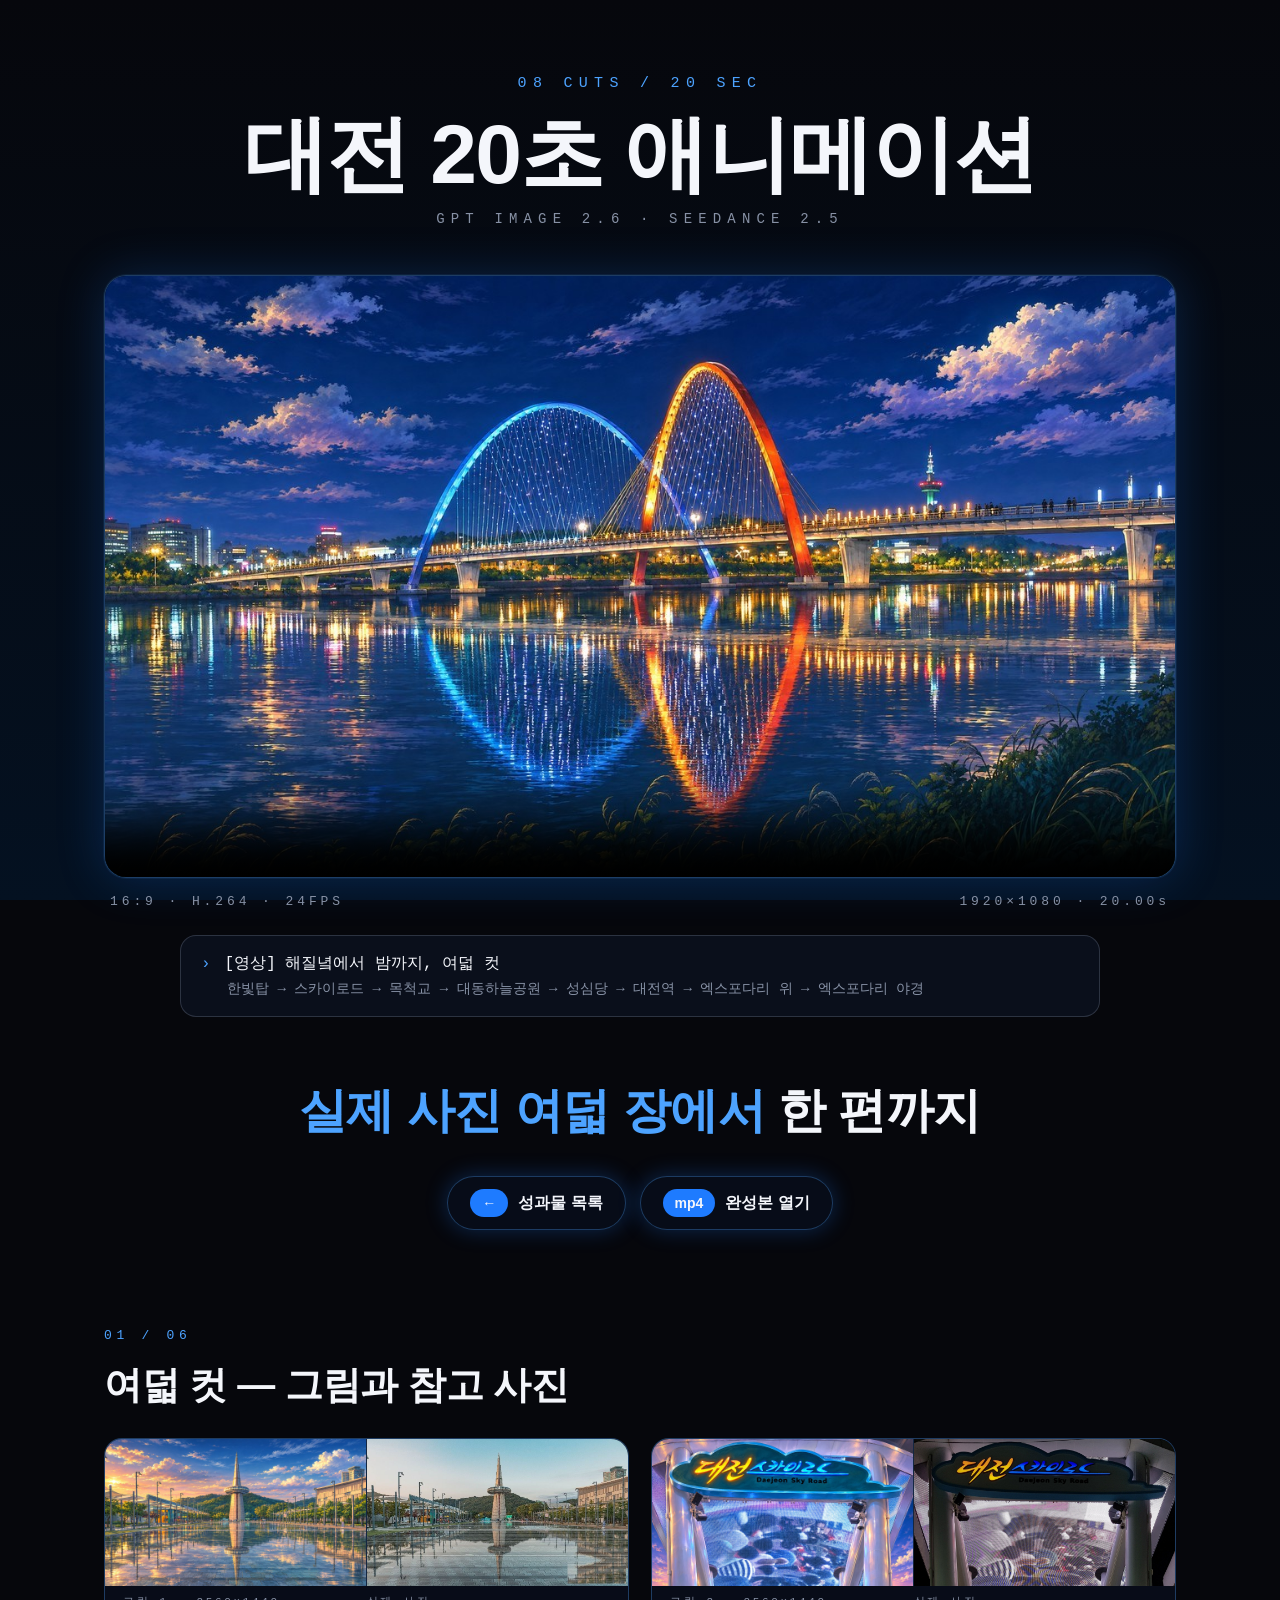
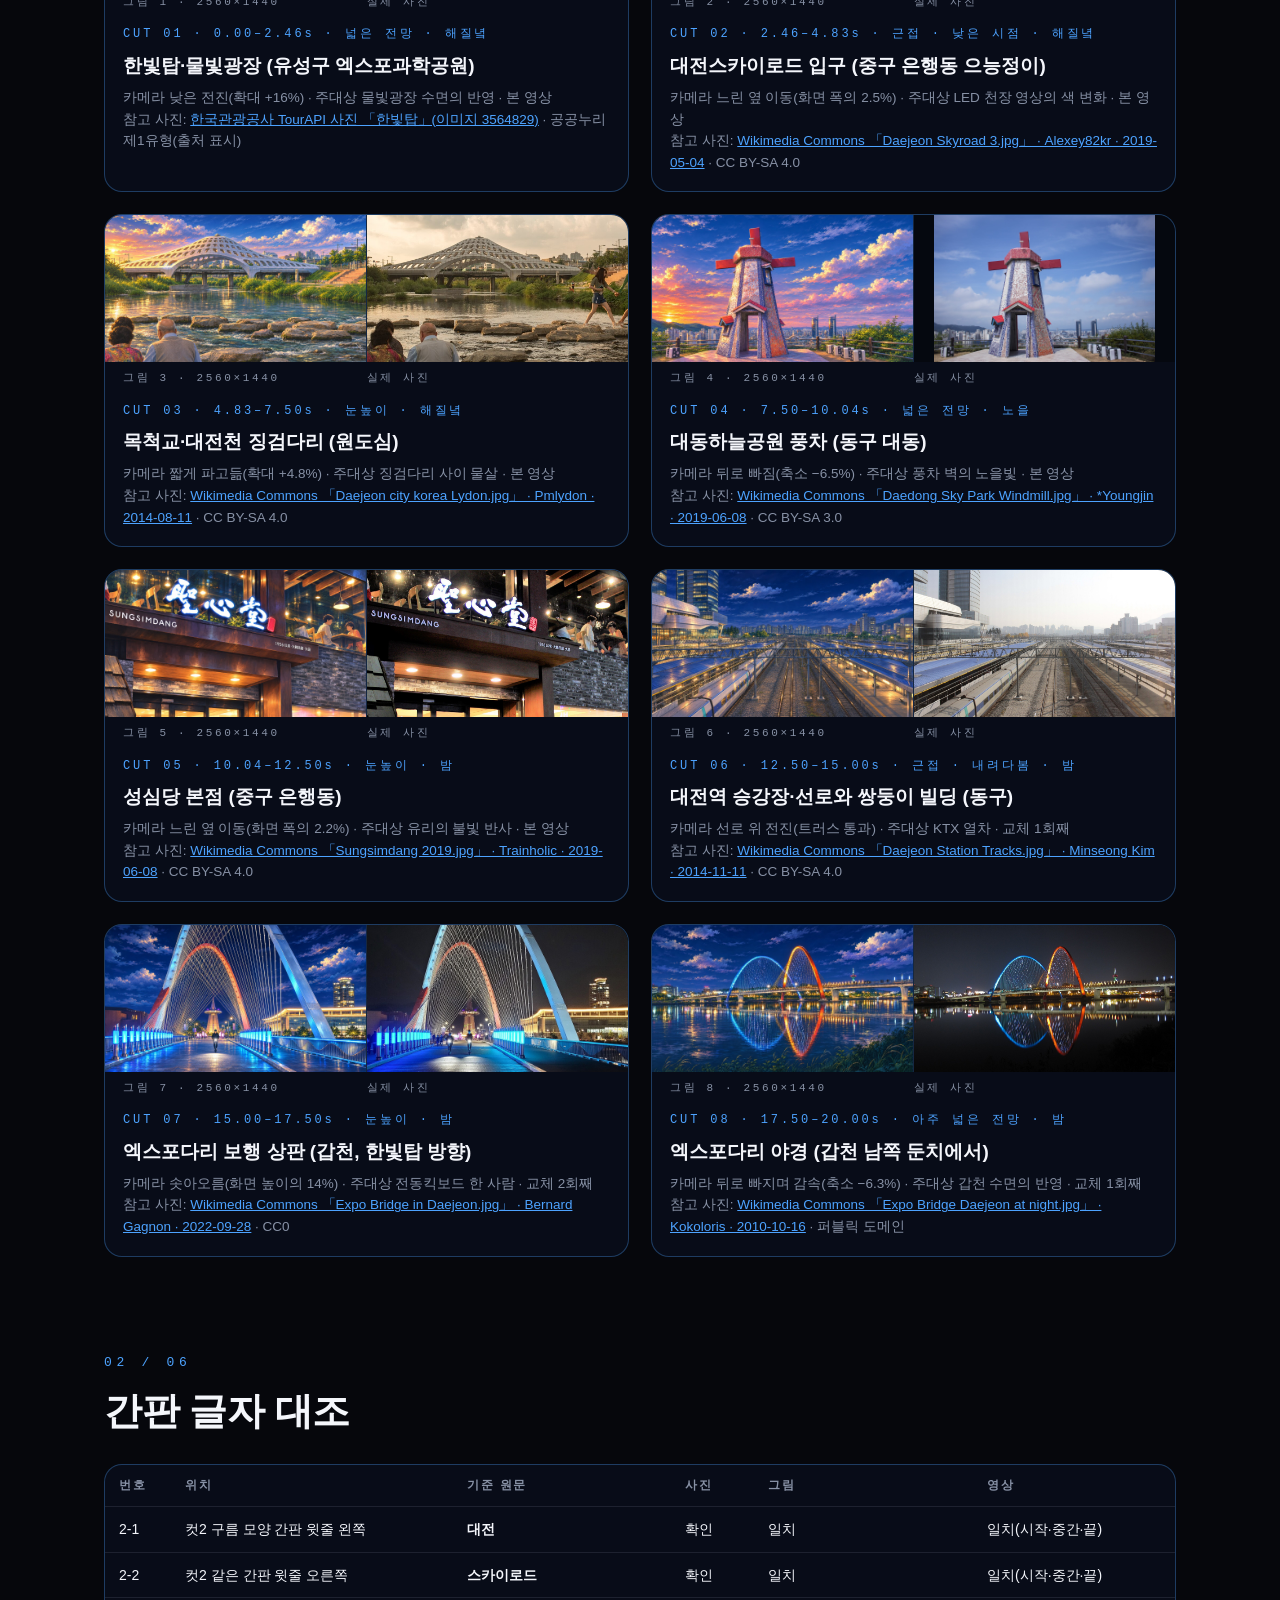
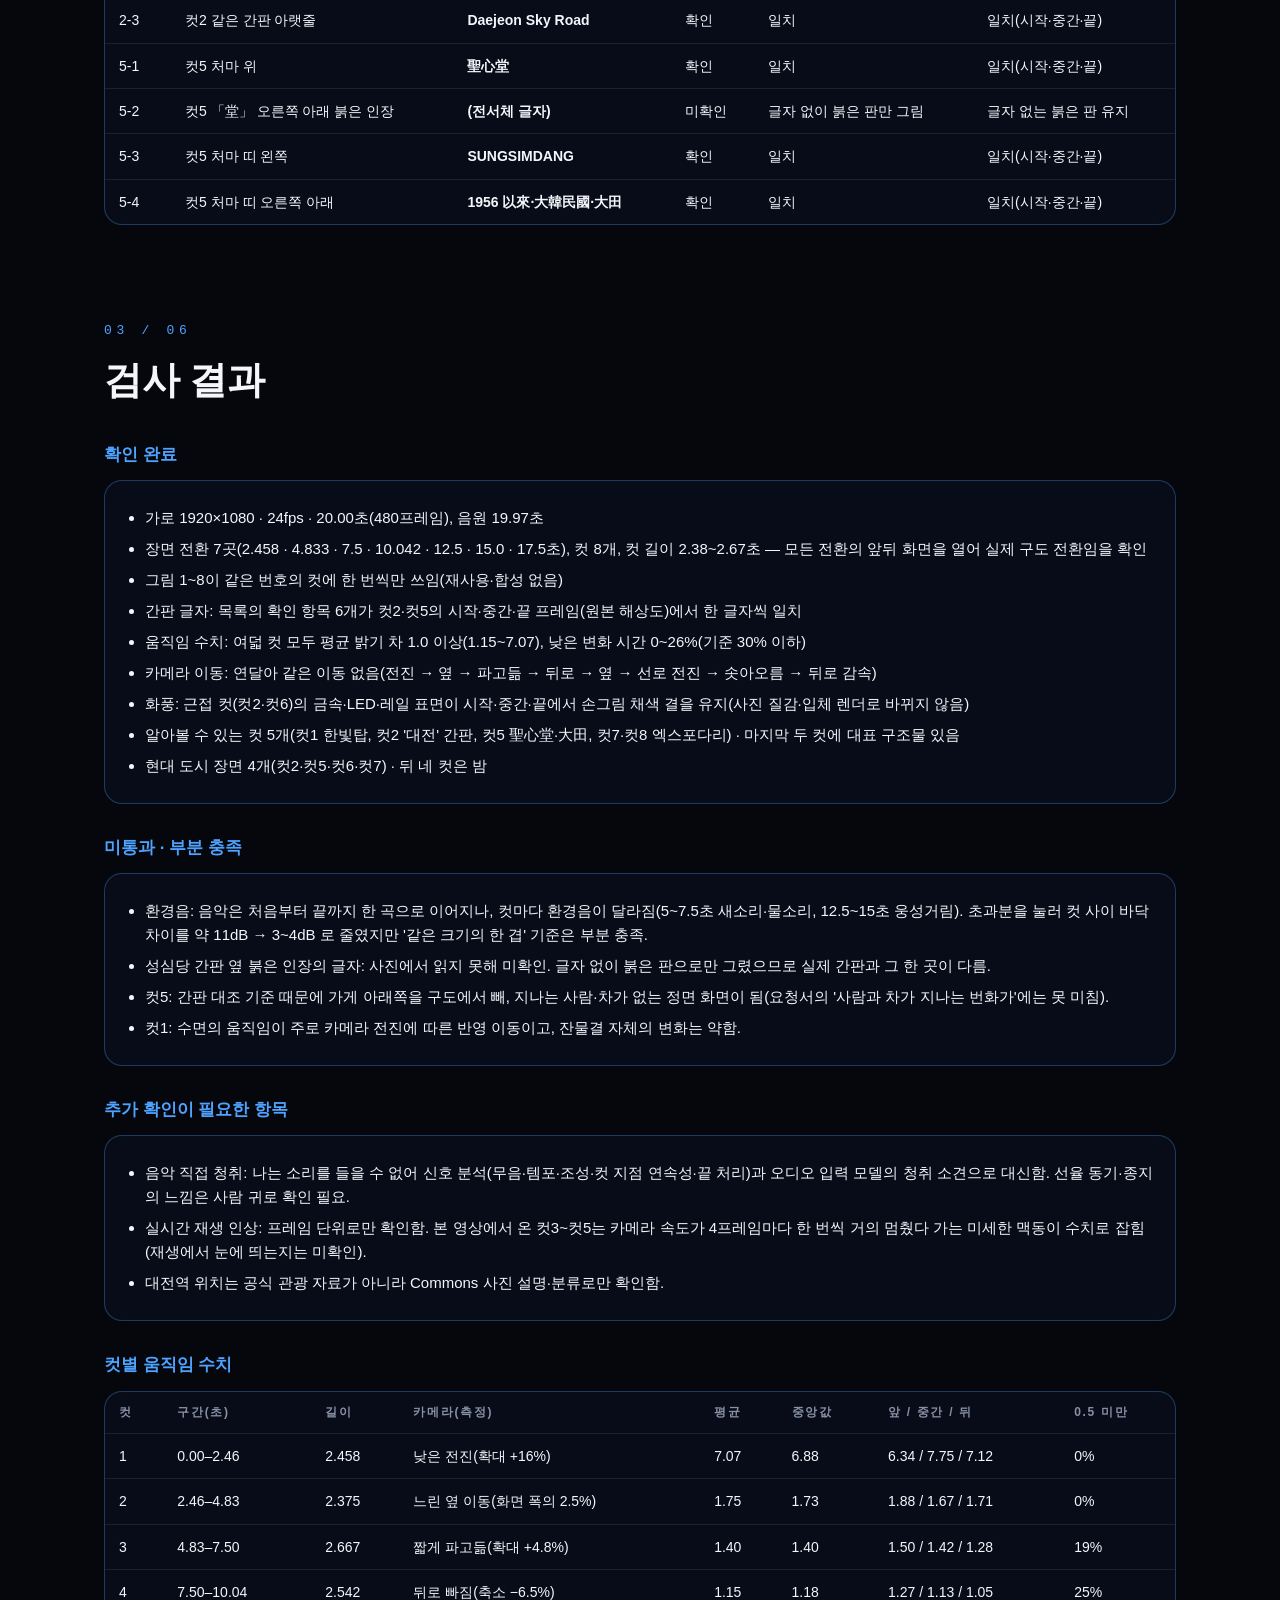
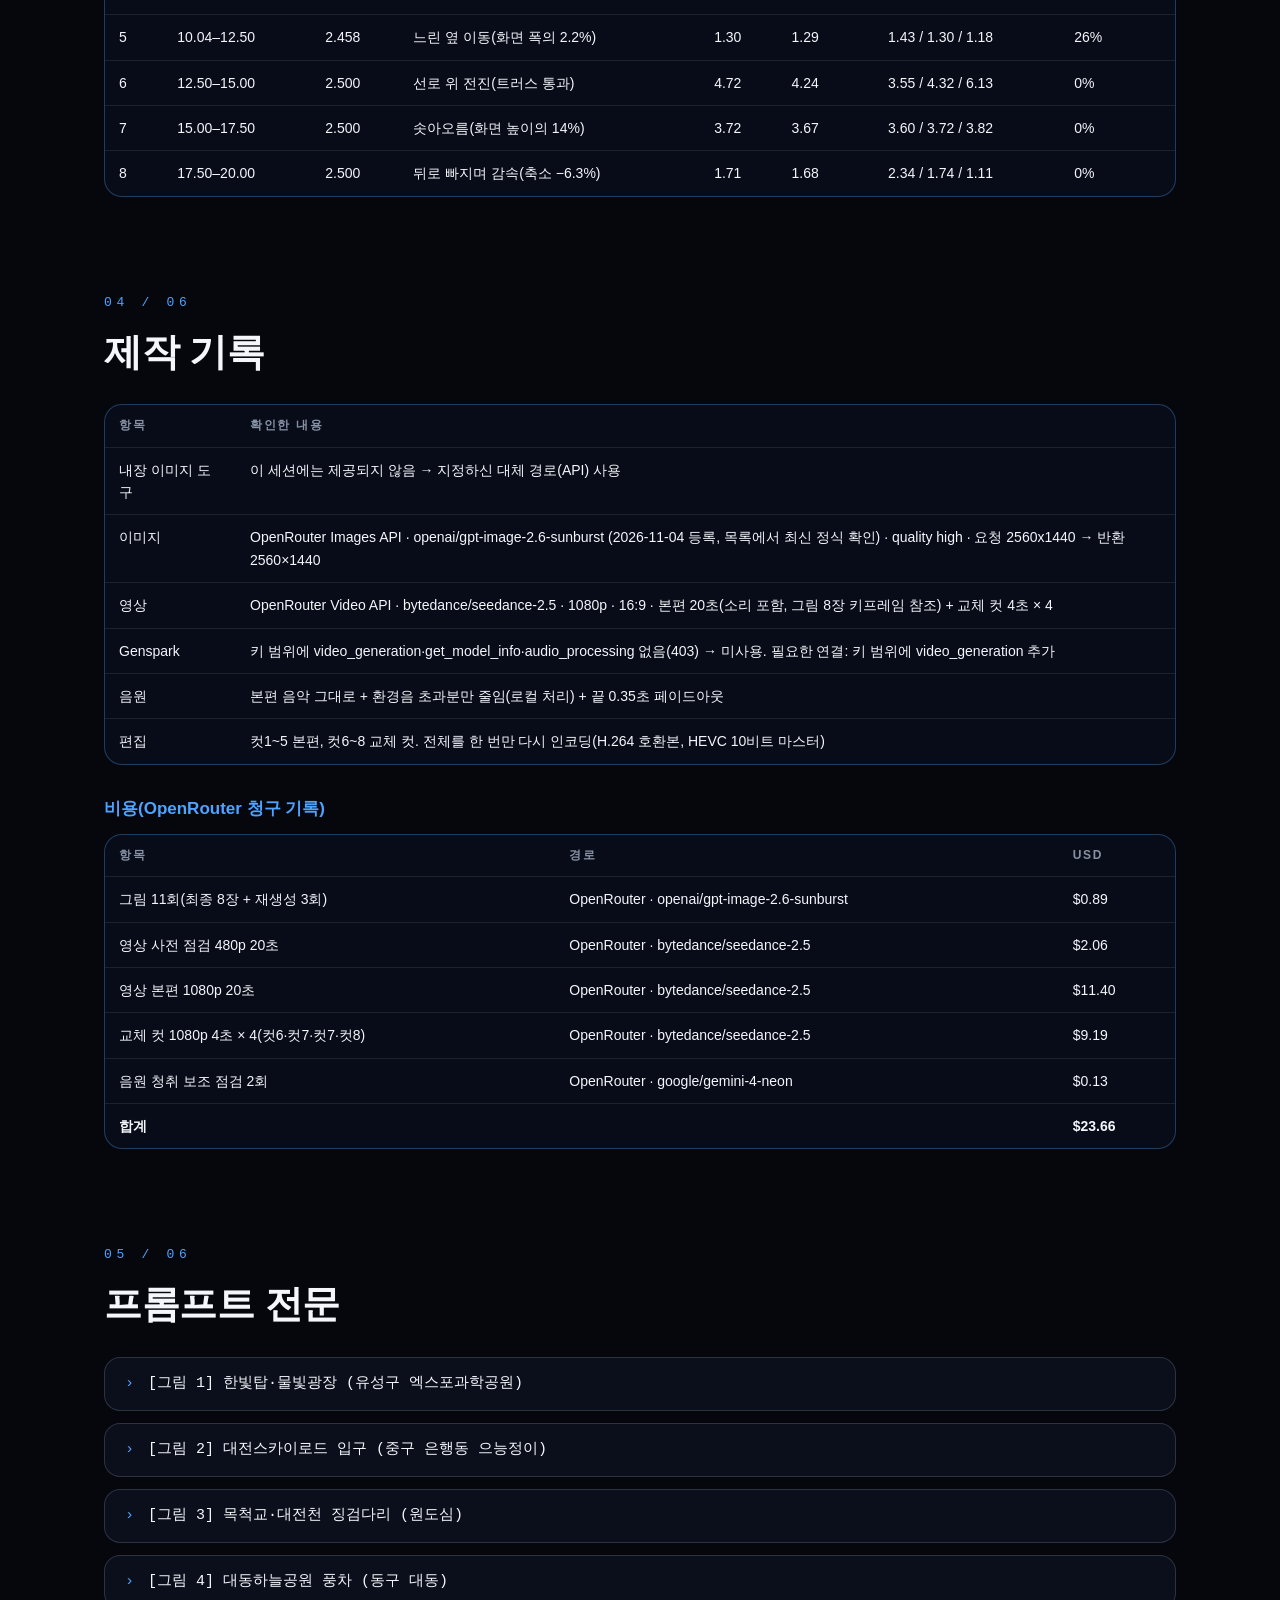
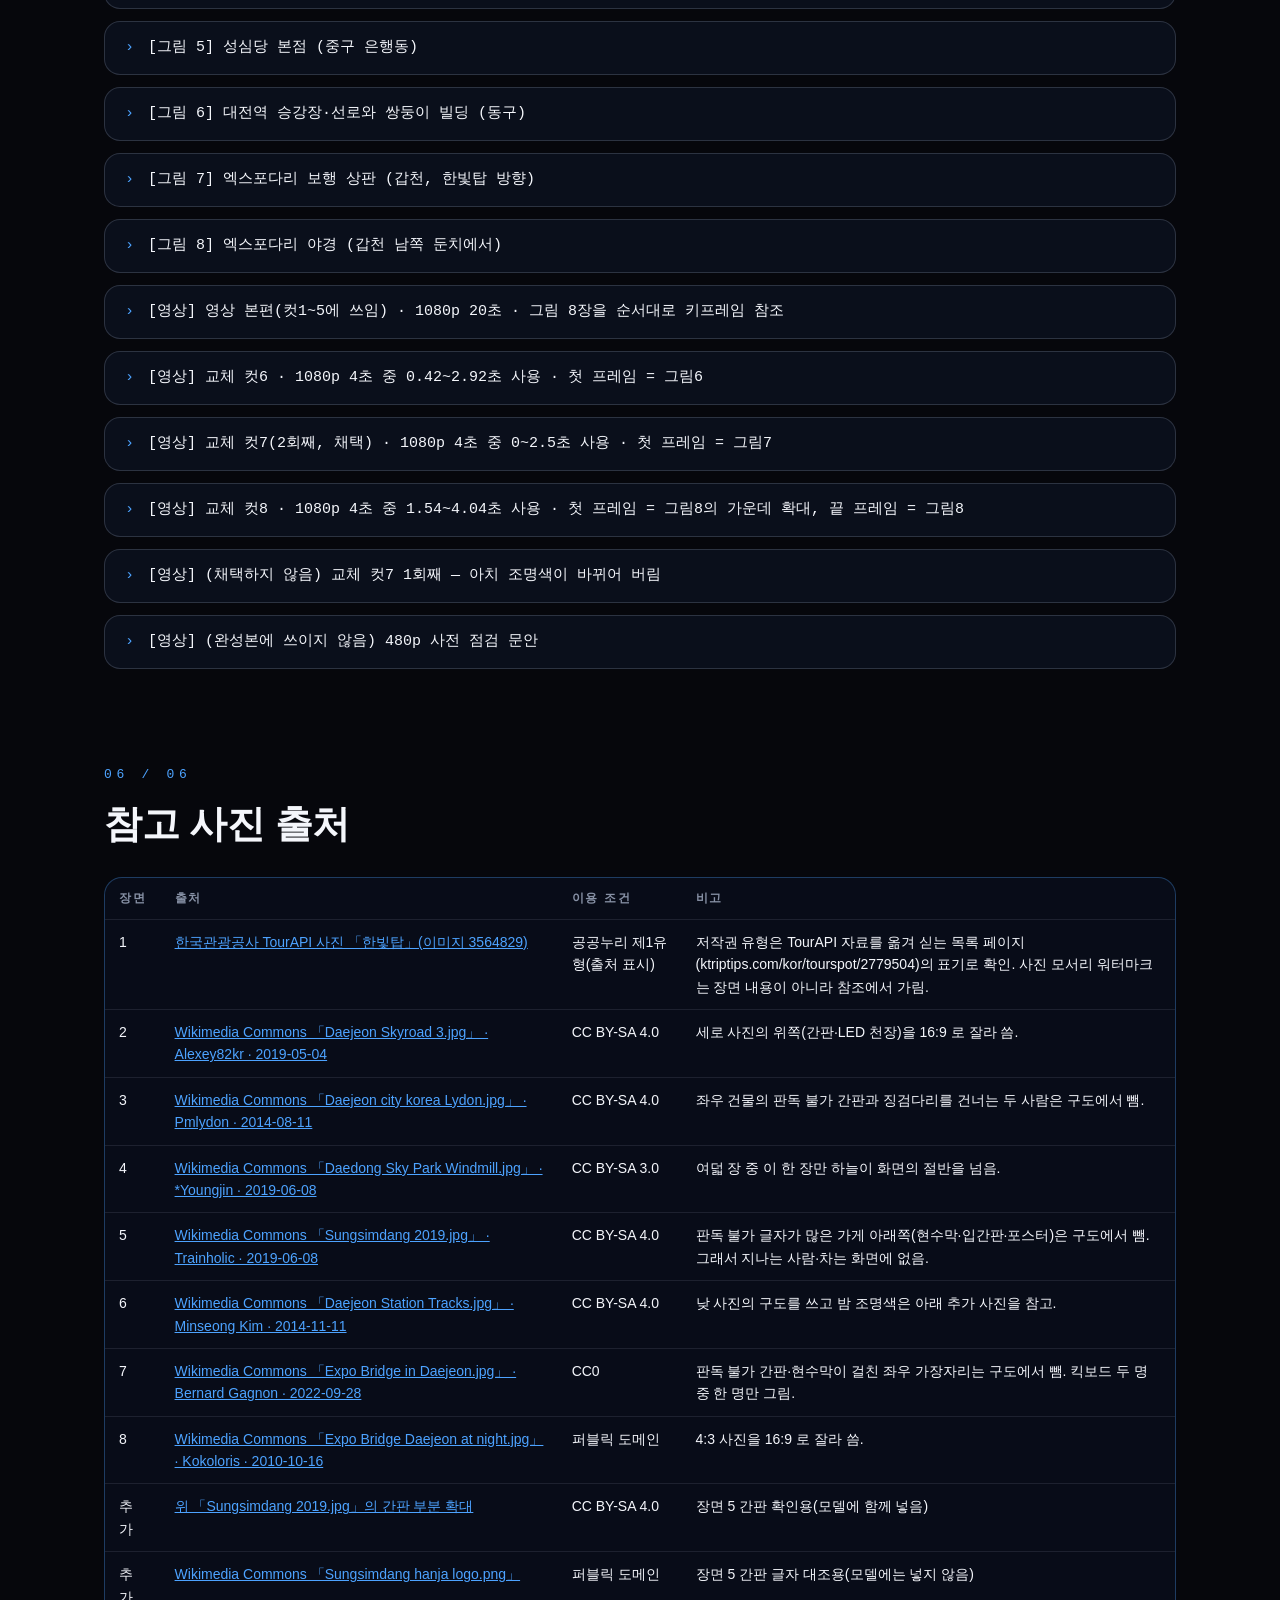
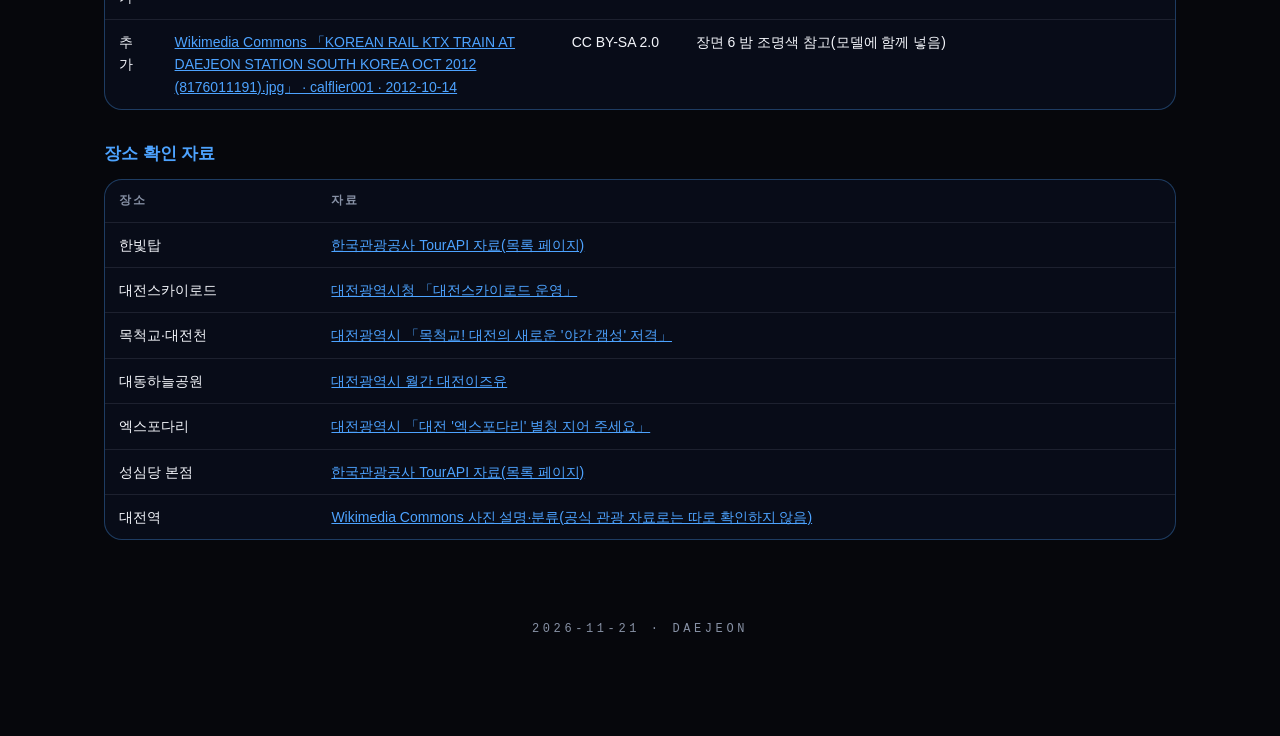
<file: animation/daejeon-20s/index.html>
<!doctype html>
<!-- scripts/add_result_page.py 가 만든 웹용 사본. 직접 고치지 말고 원본 화면을 고친 뒤 다시 만든다. -->
<html lang="ko"><head><meta charset="utf-8"><meta name="viewport" content="width=device-width,initial-scale=1">
<title>대전 20초 애니메이션</title><style>
:root{--bg0:#06070c;--bg1:#041121;--ink:#f4f6fb;--mute:#8791a5;--blue:#4da3ff;--fill:#1e7bff;--line:rgba(77,163,255,.32);--panel:rgba(10,16,30,.72)}
*{box-sizing:border-box}
html{background:var(--bg0)}
body{margin:0;background:linear-gradient(180deg,var(--bg0) 0%,var(--bg1) 100%) fixed;color:var(--ink);
font-family:Pretendard,-apple-system,"Apple SD Gothic Neo","Noto Sans KR",sans-serif;line-height:1.6;-webkit-font-smoothing:antialiased}
.mono{font-family:ui-monospace,"SF Mono",Menlo,Consolas,monospace}
main{max-width:1120px;margin:0 auto;padding:72px 24px 96px}
.count{color:var(--blue);letter-spacing:.42em;font-size:15px;text-align:center}
h1{margin:14px 0 10px;text-align:center;font-size:clamp(40px,7vw,84px);font-weight:900;letter-spacing:-.02em;line-height:1.05}
.sub{color:var(--mute);letter-spacing:.44em;font-size:14px;text-align:center;text-transform:uppercase}
.panel{margin-top:44px;border:1px solid var(--line);border-radius:22px;background:var(--panel);overflow:hidden;
box-shadow:0 0 0 1px rgba(77,163,255,.08),0 0 48px rgba(30,123,255,.22)}
.panel video,.panel img{display:block;width:100%;height:auto}
.meta{display:flex;justify-content:space-between;gap:16px;margin:14px 6px 0;color:var(--mute);letter-spacing:.3em;font-size:13px}
.prompt{margin:22px auto 0;max-width:920px;border:1px solid rgba(135,145,165,.28);border-radius:16px;background:rgba(12,18,32,.8);padding:16px 20px}
.prompt .l1{color:var(--ink);font-size:16px}.prompt .l1:before{content:"›";color:var(--blue);margin-right:14px}
.prompt .l2{color:var(--mute);font-size:14px;padding-left:26px}
.accent{margin:56px 0 0;text-align:center;font-size:clamp(28px,4.4vw,48px);font-weight:900;color:var(--blue);letter-spacing:-.01em}
.accent b{color:var(--ink);font-weight:900}
.pills{display:flex;flex-wrap:wrap;justify-content:center;gap:14px;margin-top:26px}
.pill{display:inline-flex;align-items:center;gap:10px;padding:12px 22px;border:1px solid var(--line);border-radius:999px;color:var(--ink);
text-decoration:none;font-weight:800;box-shadow:0 0 22px rgba(30,123,255,.28);background:rgba(8,14,28,.8)}
.pill i{font-style:normal;background:var(--fill);border-radius:999px;padding:3px 12px;font-size:14px}
section{margin-top:96px}
section>.count{text-align:left;letter-spacing:.36em;font-size:13px}
h2{margin:8px 0 22px;font-size:clamp(26px,3.6vw,38px);font-weight:900;letter-spacing:-.01em}
.grid{display:grid;grid-template-columns:repeat(auto-fit,minmax(min(100%,460px),1fr));gap:22px}
.card{border:1px solid var(--line);border-radius:18px;background:var(--panel);overflow:hidden}
.card .pair{display:grid;grid-template-columns:1fr 1fr;gap:1px;background:rgba(77,163,255,.18)}
.card .pair a{display:block;background:#05080f}.card .pair img{display:block;width:100%;height:100%;object-fit:cover;aspect-ratio:16/9}
.card .pair a:last-child img{object-fit:contain}
.card .cap{display:grid;grid-template-columns:1fr 1fr;padding:8px 18px 0;color:var(--mute);letter-spacing:.24em;font-size:11px}
.card .body{padding:14px 18px 18px}
.card .tag{color:var(--blue);letter-spacing:.24em;font-size:12px}
.card h3{margin:6px 0 6px;font-size:19px;font-weight:800}
.card p{margin:0;color:var(--mute);font-size:13.5px}
a{color:var(--blue)}
.rows{border:1px solid var(--line);border-radius:18px;background:var(--panel);overflow-x:auto}
table{border-collapse:collapse;width:100%;font-size:14px}
th,td{padding:11px 14px;text-align:left;border-bottom:1px solid rgba(135,145,165,.16);vertical-align:top}
th{color:var(--mute);font-weight:600;letter-spacing:.14em;font-size:12px;white-space:nowrap}
tr:last-child td{border-bottom:0}
td.num{font-variant-numeric:tabular-nums;white-space:nowrap}
ul.list{margin:0;padding:18px 22px 18px 40px;border:1px solid var(--line);border-radius:18px;background:var(--panel)}
ul.list li{margin:7px 0;font-size:15px}
h4{margin:30px 0 12px;font-size:17px;font-weight:800;color:var(--blue)}
details{margin-top:12px;border:1px solid rgba(135,145,165,.28);border-radius:16px;background:rgba(12,18,32,.8)}
summary{cursor:pointer;padding:14px 20px;font-size:15px;list-style:none}summary:before{content:"›";color:var(--blue);margin-right:14px}
summary::-webkit-details-marker{display:none}
details[open] summary:before{content:"⌄"}
pre{margin:0;padding:4px 20px 20px 46px;white-space:pre-wrap;word-break:break-word;color:#c9d2e3;font-size:13.5px;line-height:1.7}
footer{margin-top:80px;text-align:center;color:var(--mute);letter-spacing:.3em;font-size:12px}
@media (max-width:640px){main{padding:48px 16px 72px}.meta{letter-spacing:.14em;font-size:11px}.sub{letter-spacing:.24em}}
</style></head>
<body><main>
<div class="count mono">08 CUTS / 20 SEC</div>
<h1>대전 20초 애니메이션</h1>
<div class="sub mono">GPT Image 2.6 · Seedance 2.5</div>
<div class="panel"><video controls preload="metadata" poster="media/01.jpg" src="media/02.mp4"></video></div>
<div class="meta mono"><span>16:9 · H.264 · 24FPS</span><span>1920×1080 · 20.00s</span></div>
<div class="prompt mono"><div class="l1">[영상] 해질녘에서 밤까지, 여덟 컷</div>
<div class="l2">한빛탑 → 스카이로드 → 목척교 → 대동하늘공원 → 성심당 → 대전역 → 엑스포다리 위 → 엑스포다리 야경</div></div>
<p class="accent">실제 사진 여덟 장에서 <b>한 편까지</b></p>
<div class="pills"><a class="pill" href="../../works.html"><i>←</i>성과물 목록</a>
<a class="pill" href="media/02.mp4"><i>mp4</i>완성본 열기</a>
</div>
<section><div class="count mono">01 / 06</div><h2>여덟 컷 — 그림과 참고 사진</h2><div class="grid"><article class="card"><div class="pair"><a href="media/05.jpg"><img loading="lazy" src="media/06.jpg" alt="그림 1 한빛탑·물빛광장 (유성구 엑스포과학공원)"></a><a href="media/07.jpg"><img loading="lazy" src="media/07.jpg" alt="참고 사진 1"></a></div><div class="cap mono"><span>그림 1 · 2560×1440</span><span>실제 사진</span></div><div class="body"><div class="tag mono">CUT 01 · 0.00–2.46s · 넓은 전망 · 해질녘</div><h3>한빛탑·물빛광장 (유성구 엑스포과학공원)</h3><p>카메라 낮은 전진(확대 +16%) · 주대상 물빛광장 수면의 반영 · 본 영상</p><p>참고 사진: <a href="https://tong.visitkorea.or.kr/cms/resource/29/3564829_image2_1.jpg">한국관광공사 TourAPI 사진 「한빛탑」(이미지 3564829)</a> · 공공누리 제1유형(출처 표시)</p></div></article><article class="card"><div class="pair"><a href="media/08.jpg"><img loading="lazy" src="media/09.jpg" alt="그림 2 대전스카이로드 입구 (중구 은행동 으능정이)"></a><a href="media/10.jpg"><img loading="lazy" src="media/10.jpg" alt="참고 사진 2"></a></div><div class="cap mono"><span>그림 2 · 2560×1440</span><span>실제 사진</span></div><div class="body"><div class="tag mono">CUT 02 · 2.46–4.83s · 근접 · 낮은 시점 · 해질녘</div><h3>대전스카이로드 입구 (중구 은행동 으능정이)</h3><p>카메라 느린 옆 이동(화면 폭의 2.5%) · 주대상 LED 천장 영상의 색 변화 · 본 영상</p><p>참고 사진: <a href="https://commons.wikimedia.org/wiki/File:Daejeon_Skyroad_3.jpg">Wikimedia Commons 「Daejeon Skyroad 3.jpg」 · Alexey82kr · 2019-05-04</a> · CC BY-SA 4.0</p></div></article><article class="card"><div class="pair"><a href="media/11.jpg"><img loading="lazy" src="media/12.jpg" alt="그림 3 목척교·대전천 징검다리 (원도심)"></a><a href="media/13.jpg"><img loading="lazy" src="media/13.jpg" alt="참고 사진 3"></a></div><div class="cap mono"><span>그림 3 · 2560×1440</span><span>실제 사진</span></div><div class="body"><div class="tag mono">CUT 03 · 4.83–7.50s · 눈높이 · 해질녘</div><h3>목척교·대전천 징검다리 (원도심)</h3><p>카메라 짧게 파고듦(확대 +4.8%) · 주대상 징검다리 사이 물살 · 본 영상</p><p>참고 사진: <a href="https://commons.wikimedia.org/wiki/File:Daejeon_city_korea_Lydon.jpg">Wikimedia Commons 「Daejeon city korea Lydon.jpg」 · Pmlydon · 2014-08-11</a> · CC BY-SA 4.0</p></div></article><article class="card"><div class="pair"><a href="media/14.jpg"><img loading="lazy" src="media/15.jpg" alt="그림 4 대동하늘공원 풍차 (동구 대동)"></a><a href="media/16.jpg"><img loading="lazy" src="media/16.jpg" alt="참고 사진 4"></a></div><div class="cap mono"><span>그림 4 · 2560×1440</span><span>실제 사진</span></div><div class="body"><div class="tag mono">CUT 04 · 7.50–10.04s · 넓은 전망 · 노을</div><h3>대동하늘공원 풍차 (동구 대동)</h3><p>카메라 뒤로 빠짐(축소 −6.5%) · 주대상 풍차 벽의 노을빛 · 본 영상</p><p>참고 사진: <a href="https://commons.wikimedia.org/wiki/File:Daedong_Sky_Park_Windmill.jpg">Wikimedia Commons 「Daedong Sky Park Windmill.jpg」 · *Youngjin · 2019-06-08</a> · CC BY-SA 3.0</p></div></article><article class="card"><div class="pair"><a href="media/17.jpg"><img loading="lazy" src="media/18.jpg" alt="그림 5 성심당 본점 (중구 은행동)"></a><a href="media/19.jpg"><img loading="lazy" src="media/19.jpg" alt="참고 사진 5"></a></div><div class="cap mono"><span>그림 5 · 2560×1440</span><span>실제 사진</span></div><div class="body"><div class="tag mono">CUT 05 · 10.04–12.50s · 눈높이 · 밤</div><h3>성심당 본점 (중구 은행동)</h3><p>카메라 느린 옆 이동(화면 폭의 2.2%) · 주대상 유리의 불빛 반사 · 본 영상</p><p>참고 사진: <a href="https://commons.wikimedia.org/wiki/File:Sungsimdang_2019.jpg">Wikimedia Commons 「Sungsimdang 2019.jpg」 · Trainholic · 2019-06-08</a> · CC BY-SA 4.0</p></div></article><article class="card"><div class="pair"><a href="media/20.jpg"><img loading="lazy" src="media/21.jpg" alt="그림 6 대전역 승강장·선로와 쌍둥이 빌딩 (동구)"></a><a href="media/22.jpg"><img loading="lazy" src="media/22.jpg" alt="참고 사진 6"></a></div><div class="cap mono"><span>그림 6 · 2560×1440</span><span>실제 사진</span></div><div class="body"><div class="tag mono">CUT 06 · 12.50–15.00s · 근접 · 내려다봄 · 밤</div><h3>대전역 승강장·선로와 쌍둥이 빌딩 (동구)</h3><p>카메라 선로 위 전진(트러스 통과) · 주대상 KTX 열차 · 교체 1회째</p><p>참고 사진: <a href="https://commons.wikimedia.org/wiki/File:Daejeon_Station_Tracks.jpg">Wikimedia Commons 「Daejeon Station Tracks.jpg」 · Minseong Kim · 2014-11-11</a> · CC BY-SA 4.0</p></div></article><article class="card"><div class="pair"><a href="media/23.jpg"><img loading="lazy" src="media/24.jpg" alt="그림 7 엑스포다리 보행 상판 (갑천, 한빛탑 방향)"></a><a href="media/25.jpg"><img loading="lazy" src="media/25.jpg" alt="참고 사진 7"></a></div><div class="cap mono"><span>그림 7 · 2560×1440</span><span>실제 사진</span></div><div class="body"><div class="tag mono">CUT 07 · 15.00–17.50s · 눈높이 · 밤</div><h3>엑스포다리 보행 상판 (갑천, 한빛탑 방향)</h3><p>카메라 솟아오름(화면 높이의 14%) · 주대상 전동킥보드 한 사람 · 교체 2회째</p><p>참고 사진: <a href="https://commons.wikimedia.org/wiki/File:Expo_Bridge_in_Daejeon.jpg">Wikimedia Commons 「Expo Bridge in Daejeon.jpg」 · Bernard Gagnon · 2022-09-28</a> · CC0</p></div></article><article class="card"><div class="pair"><a href="media/26.jpg"><img loading="lazy" src="media/01.jpg" alt="그림 8 엑스포다리 야경 (갑천 남쪽 둔치에서)"></a><a href="media/27.jpg"><img loading="lazy" src="media/27.jpg" alt="참고 사진 8"></a></div><div class="cap mono"><span>그림 8 · 2560×1440</span><span>실제 사진</span></div><div class="body"><div class="tag mono">CUT 08 · 17.50–20.00s · 아주 넓은 전망 · 밤</div><h3>엑스포다리 야경 (갑천 남쪽 둔치에서)</h3><p>카메라 뒤로 빠지며 감속(축소 −6.3%) · 주대상 갑천 수면의 반영 · 교체 1회째</p><p>참고 사진: <a href="https://commons.wikimedia.org/wiki/File:Expo_Bridge_Daejeon_at_night.jpg">Wikimedia Commons 「Expo Bridge Daejeon at night.jpg」 · Kokoloris · 2010-10-16</a> · 퍼블릭 도메인</p></div></article></div></section><section><div class="count mono">02 / 06</div><h2>간판 글자 대조</h2><div class="rows"><table><thead><tr><th>번호</th><th>위치</th><th>기준 원문</th><th>사진</th><th>그림</th><th>영상</th></tr></thead><tbody><tr><td>2-1</td><td>컷2 구름 모양 간판 윗줄 왼쪽</td><td><b>대전</b></td><td>확인</td><td>일치</td><td>일치(시작·중간·끝)</td></tr><tr><td>2-2</td><td>컷2 같은 간판 윗줄 오른쪽</td><td><b>스카이로드</b></td><td>확인</td><td>일치</td><td>일치(시작·중간·끝)</td></tr><tr><td>2-3</td><td>컷2 같은 간판 아랫줄</td><td><b>Daejeon Sky Road</b></td><td>확인</td><td>일치</td><td>일치(시작·중간·끝)</td></tr><tr><td>5-1</td><td>컷5 처마 위</td><td><b>聖心堂</b></td><td>확인</td><td>일치</td><td>일치(시작·중간·끝)</td></tr><tr><td>5-2</td><td>컷5 「堂」 오른쪽 아래 붉은 인장</td><td><b>(전서체 글자)</b></td><td>미확인</td><td>글자 없이 붉은 판만 그림</td><td>글자 없는 붉은 판 유지</td></tr><tr><td>5-3</td><td>컷5 처마 띠 왼쪽</td><td><b>SUNGSIMDANG</b></td><td>확인</td><td>일치</td><td>일치(시작·중간·끝)</td></tr><tr><td>5-4</td><td>컷5 처마 띠 오른쪽 아래</td><td><b>1956 以來·大韓民國·大田</b></td><td>확인</td><td>일치</td><td>일치(시작·중간·끝)</td></tr></tbody></table></div></section><section><div class="count mono">03 / 06</div><h2>검사 결과</h2><h4>확인 완료</h4><ul class="list"><li>가로 1920×1080 · 24fps · 20.00초(480프레임), 음원 19.97초</li><li>장면 전환 7곳(2.458 · 4.833 · 7.5 · 10.042 · 12.5 · 15.0 · 17.5초), 컷 8개, 컷 길이 2.38~2.67초 — 모든 전환의 앞뒤 화면을 열어 실제 구도 전환임을 확인</li><li>그림 1~8이 같은 번호의 컷에 한 번씩만 쓰임(재사용·합성 없음)</li><li>간판 글자: 목록의 확인 항목 6개가 컷2·컷5의 시작·중간·끝 프레임(원본 해상도)에서 한 글자씩 일치</li><li>움직임 수치: 여덟 컷 모두 평균 밝기 차 1.0 이상(1.15~7.07), 낮은 변화 시간 0~26%(기준 30% 이하)</li><li>카메라 이동: 연달아 같은 이동 없음(전진 → 옆 → 파고듦 → 뒤로 → 옆 → 선로 전진 → 솟아오름 → 뒤로 감속)</li><li>화풍: 근접 컷(컷2·컷6)의 금속·LED·레일 표면이 시작·중간·끝에서 손그림 채색 결을 유지(사진 질감·입체 렌더로 바뀌지 않음)</li><li>알아볼 수 있는 컷 5개(컷1 한빛탑, 컷2 &#x27;대전&#x27; 간판, 컷5 聖心堂·大田, 컷7·컷8 엑스포다리) · 마지막 두 컷에 대표 구조물 있음</li><li>현대 도시 장면 4개(컷2·컷5·컷6·컷7) · 뒤 네 컷은 밤</li></ul><h4>미통과 · 부분 충족</h4><ul class="list"><li>환경음: 음악은 처음부터 끝까지 한 곡으로 이어지나, 컷마다 환경음이 달라짐(5~7.5초 새소리·물소리, 12.5~15초 웅성거림). 초과분을 눌러 컷 사이 바닥 차이를 약 11dB → 3~4dB 로 줄였지만 &#x27;같은 크기의 한 겹&#x27; 기준은 부분 충족.</li><li>성심당 간판 옆 붉은 인장의 글자: 사진에서 읽지 못해 미확인. 글자 없이 붉은 판으로만 그렸으므로 실제 간판과 그 한 곳이 다름.</li><li>컷5: 간판 대조 기준 때문에 가게 아래쪽을 구도에서 빼, 지나는 사람·차가 없는 정면 화면이 됨(요청서의 &#x27;사람과 차가 지나는 번화가&#x27;에는 못 미침).</li><li>컷1: 수면의 움직임이 주로 카메라 전진에 따른 반영 이동이고, 잔물결 자체의 변화는 약함.</li></ul><h4>추가 확인이 필요한 항목</h4><ul class="list"><li>음악 직접 청취: 나는 소리를 들을 수 없어 신호 분석(무음·템포·조성·컷 지점 연속성·끝 처리)과 오디오 입력 모델의 청취 소견으로 대신함. 선율 동기·종지의 느낌은 사람 귀로 확인 필요.</li><li>실시간 재생 인상: 프레임 단위로만 확인함. 본 영상에서 온 컷3~컷5는 카메라 속도가 4프레임마다 한 번씩 거의 멈췄다 가는 미세한 맥동이 수치로 잡힘(재생에서 눈에 띄는지는 미확인).</li><li>대전역 위치는 공식 관광 자료가 아니라 Commons 사진 설명·분류로만 확인함.</li></ul><h4>컷별 움직임 수치</h4><div class="rows"><table><thead><tr><th>컷</th><th>구간(초)</th><th>길이</th><th>카메라(측정)</th><th>평균</th><th>중앙값</th><th>앞 / 중간 / 뒤</th><th>0.5 미만</th></tr></thead><tbody><tr><td>1</td><td>0.00–2.46</td><td>2.458</td><td>낮은 전진(확대 +16%)</td><td>7.07</td><td>6.88</td><td>6.34 / 7.75 / 7.12</td><td>0%</td></tr><tr><td>2</td><td>2.46–4.83</td><td>2.375</td><td>느린 옆 이동(화면 폭의 2.5%)</td><td>1.75</td><td>1.73</td><td>1.88 / 1.67 / 1.71</td><td>0%</td></tr><tr><td>3</td><td>4.83–7.50</td><td>2.667</td><td>짧게 파고듦(확대 +4.8%)</td><td>1.40</td><td>1.40</td><td>1.50 / 1.42 / 1.28</td><td>19%</td></tr><tr><td>4</td><td>7.50–10.04</td><td>2.542</td><td>뒤로 빠짐(축소 −6.5%)</td><td>1.15</td><td>1.18</td><td>1.27 / 1.13 / 1.05</td><td>25%</td></tr><tr><td>5</td><td>10.04–12.50</td><td>2.458</td><td>느린 옆 이동(화면 폭의 2.2%)</td><td>1.30</td><td>1.29</td><td>1.43 / 1.30 / 1.18</td><td>26%</td></tr><tr><td>6</td><td>12.50–15.00</td><td>2.500</td><td>선로 위 전진(트러스 통과)</td><td>4.72</td><td>4.24</td><td>3.55 / 4.32 / 6.13</td><td>0%</td></tr><tr><td>7</td><td>15.00–17.50</td><td>2.500</td><td>솟아오름(화면 높이의 14%)</td><td>3.72</td><td>3.67</td><td>3.60 / 3.72 / 3.82</td><td>0%</td></tr><tr><td>8</td><td>17.50–20.00</td><td>2.500</td><td>뒤로 빠지며 감속(축소 −6.3%)</td><td>1.71</td><td>1.68</td><td>2.34 / 1.74 / 1.11</td><td>0%</td></tr></tbody></table></div></section><section><div class="count mono">04 / 06</div><h2>제작 기록</h2><div class="rows"><table><thead><tr><th>항목</th><th>확인한 내용</th></tr></thead><tbody><tr><td>내장 이미지 도구</td><td>이 세션에는 제공되지 않음 → 지정하신 대체 경로(API) 사용</td></tr><tr><td>이미지</td><td>OpenRouter Images API · openai/gpt-image-2.6-sunburst (2026-11-04 등록, 목록에서 최신 정식 확인) · quality high · 요청 2560x1440 → 반환 2560×1440</td></tr><tr><td>영상</td><td>OpenRouter Video API · bytedance/seedance-2.5 · 1080p · 16:9 · 본편 20초(소리 포함, 그림 8장 키프레임 참조) + 교체 컷 4초 × 4</td></tr><tr><td>Genspark</td><td>키 범위에 video_generation·get_model_info·audio_processing 없음(403) → 미사용. 필요한 연결: 키 범위에 video_generation 추가</td></tr><tr><td>음원</td><td>본편 음악 그대로 + 환경음 초과분만 줄임(로컬 처리) + 끝 0.35초 페이드아웃</td></tr><tr><td>편집</td><td>컷1~5 본편, 컷6~8 교체 컷. 전체를 한 번만 다시 인코딩(H.264 호환본, HEVC 10비트 마스터)</td></tr></tbody></table></div><h4>비용(OpenRouter 청구 기록)</h4><div class="rows"><table><thead><tr><th>항목</th><th>경로</th><th>USD</th></tr></thead><tbody><tr><td>그림 11회(최종 8장 + 재생성 3회)</td><td>OpenRouter · openai/gpt-image-2.6-sunburst</td><td>$0.89</td></tr><tr><td>영상 사전 점검 480p 20초</td><td>OpenRouter · bytedance/seedance-2.5</td><td>$2.06</td></tr><tr><td>영상 본편 1080p 20초</td><td>OpenRouter · bytedance/seedance-2.5</td><td>$11.40</td></tr><tr><td>교체 컷 1080p 4초 × 4(컷6·컷7·컷7·컷8)</td><td>OpenRouter · bytedance/seedance-2.5</td><td>$9.19</td></tr><tr><td>음원 청취 보조 점검 2회</td><td>OpenRouter · google/gemini-4-neon</td><td>$0.13</td></tr><tr><td><b>합계</b></td><td></td><td><b>$23.66</b></td></tr></tbody></table></div></section><section><div class="count mono">05 / 06</div><h2>프롬프트 전문</h2><details><summary class="mono">[그림 1] 한빛탑·물빛광장 (유성구 엑스포과학공원)</summary><pre class="mono">[작업] 첨부한 Image 1은 대한민국 대전광역시의 실제 풍경 사진이다. 이 사진의 실제 장소를 같은 구도·시점·비례로, 아래 화풍의 가로 16:9 2D 애니메이션 배경화 한 장으로 처음부터 새로 그려라. 사진에 필터를 씌운 결과나 사진 같은 질감, 3D 렌더처럼 보이면 안 되고, 손으로 그리고 칠한 그림이어야 한다. 화면 전체를 풍경으로 채우고 테두리·자막·서명·워터마크·로고를 넣지 않는다.

[장소] 대전광역시 유성구 엑스포과학공원의 한빛탑과 그 앞 한빛광장 물빛광장.

[보존할 형태와 배치] 화면 한가운데에 1993 대전엑스포의 상징인 한빛탑이 서 있다: 화강암 블록을 쌓아 올린 원뿔대 몸통(아래가 조금 넓고 위로 갈수록 좁아지며 옆선은 곧은 직선이다. 종이나 나팔처럼 휘어 벌어지지 않는다), 몸통 중간을 두른 은빛 원반형 전망대(바깥 둘레에 둥근 창이 줄지어 있음), 그 위로 가늘게 솟은 스테인리스 첨탑. 탑 높이는 화면 높이의 약 45%. 탑 뒤에는 낮고 둥근 초록 산이 있고, 왼쪽에는 회색 기둥의 그늘막(천막 지붕)과 가로등이 원근을 따라 줄지어 있으며, 오른쪽에는 가로등 줄과 베이지색 벽의 낮고 긴 건물, 그 뒤로 멀리 고층 건물 한 동이 보인다. 화면 아래 절반은 얇은 물이 깔린 석재 광장(물빛광장)으로, 젖은 판석 줄눈과 탑·가로등·하늘의 반영이 거울처럼 비친다.

[구도] 넓은 전망. 낮은 눈높이에서 광장 중앙축을 따라 탑을 정면으로 바라본 좌우 대칭 구도. 전경은 물에 젖은 판석과 반영, 중경은 양쪽 가로등·그늘막 줄과 탑, 원경은 산과 하늘. 하늘은 화면의 45% 이하로 두고 땅·물·건물·산이 절반 이상을 차지한다.

[시간대와 빛] 초여름 해질녘, 해가 아직 지평선 위에 낮게 걸린 금빛 시간. 왼쪽에서 낮게 드는 금빛 햇살이 탑의 화강암과 전망대 금속에 따뜻하게 닿고 반대쪽 면은 청록빛 그늘이 진다. 하늘 위쪽은 짙은 코발트, 지평선 쪽은 금빛과 복숭아빛이며 여러 겹의 구름이 눈부신 금빛 테두리를 두른다. 나무는 짙은 초록 잎.

[움직임을 위한 준비] 전경의 물빛광장 수면은 영상에서 잔물결과 반영이 움직일 주대상이므로 넓고 막힘 없이 그린다. 하늘의 구름은 천천히 흘러갈 수 있게 여러 겹으로 그린다.

[사람] 탑 아래와 광장 가장자리의 멀리 있는 사람들은 얼굴 없는 아주 작은 색면 무리로만 그린다.

[글자] 이 장면에는 읽을 수 있는 간판이 없다. 글자·숫자·로고를 어디에도 그리지 않는다. 멀리 보이는 작은 안내판·표지는 글자 없는 작은 색면으로만 그린다. 참고 사진 모서리에 찍힌 로고나 표식은 그리지 않고, 그 자리도 젖은 광장 바닥으로 자연스럽게 이어 그린다.

[화풍] 입체감 있는 손그림 채색 풍경화와 정교한 디지털 일러스트가 어우러진 2D 애니메이션 배경화. 셀 채색의 또렷한 형태에 두꺼운 채색의 깊이를 얹고, 풍부한 색과 깊은 명암을 표현한다. 명암의 큰 덩어리 안에도 빛의 미묘한 변화, 하이라이트와 그림자의 세부, 겹겹이 쌓인 붓질과 반사광을 섬세하게 살린다. 윤곽선은 대상의 크기·거리·빛에 맞춰 굵기와 색을 조절하고(굵고 균일한 검은 테두리 금지), 표면의 입체감은 풍부한 채색으로 표현한다. 건물·사람·차·돌·유리·금속·물까지 손그림의 결을 유지하되, 돌의 결·금속의 광택·유리의 투명감·물의 깊이와 잘게 흔들리는 반사광은 각 재질에 맞는 붓질과 빛으로 그린다. 전경·중경·원경을 또렷하게 나누고 투시와 공간 깊이를 살린다. 짙은 코발트 하늘, 청록과 금빛의 풍부한 조화, 여러 겹 구름과 눈부신 구름 테두리는 이 장면의 시간대와 실제 구도 안에서 표현한다. 빛 번짐은 구름 테두리와 반짝이는 표면에 집중하고, 건물·잎·가까운 표면의 형태는 또렷하게 유지한다. 넓고 평평한 색 덩어리나 두세 단계뿐인 명암으로 단순화하지 말고, 전경부터 먼 풍경까지 선명한 손그림 채색으로 표현한다.</pre></details><details><summary class="mono">[그림 2] 대전스카이로드 입구 (중구 은행동 으능정이)</summary><pre class="mono">[작업] 첨부한 Image 1은 대한민국 대전광역시의 실제 풍경 사진이다. 이 사진의 실제 장소를 같은 구도·시점·비례로, 아래 화풍의 가로 16:9 2D 애니메이션 배경화 한 장으로 처음부터 새로 그려라. 사진에 필터를 씌운 결과나 사진 같은 질감, 3D 렌더처럼 보이면 안 되고, 손으로 그리고 칠한 그림이어야 한다. 화면 전체를 풍경으로 채우고 테두리·자막·서명·워터마크·로고를 넣지 않는다.

[장소] 대전광역시 중구 은행동 으능정이 문화의거리의 &#x27;대전스카이로드&#x27; 입구.

[보존할 형태와 배치] 화면 위쪽 가운데에 구름 모양의 짙은 청록색 간판 판(가장자리는 밝은 하늘색 띠)이 좌우의 굵은 흰색 원통 강철 기둥 사이에 걸려 있다. 간판 아래로는 흰 강철 기둥들이 떠받치는 폭 넓은 LED 영상 천장(스카이로드)이 화면 안쪽으로 뻗어 화면 아래 절반 이상을 채운다. LED 천장에는 촘촘한 발광 소자의 점 무늬가 보이고, 거리의 인파를 비춘 영상(줄무늬 옷을 입은 사람의 어깨 등)이 푸르스름한 흑백 톤으로 크게 떠 있다. 간판 판 바로 아래 좌우 기둥에는 검은 스피커와 CCTV 카메라가 달려 있다. 맨 위에는 흰색 곡면 지붕 끝이 조금 보인다.

[간판 — 원문 그대로, 세 가지만] 구름 모양 간판 안에 두 줄. 윗줄 왼쪽: 붓글씨체 한글 「대전」(노랑에서 주황으로 번지는 발광 글자). 윗줄 오른쪽에 이어서: 흘림체 한글 「스카이로드」(파란 네온 글자, 글자 아래에 파란 가로 획 하나). 아랫줄 가운데: 작은 검은색 로마자 「Daejeon Sky Road」. 철자·순서·띄어쓰기를 그대로 지키고 또렷하게 읽히게 그린다. 이 세 가지 외의 글자·숫자·로고는 LED 화면을 포함해 어디에도 그리지 않는다.

[구도] 가까이, 낮은 시점. 거리 바닥에 서서 고개를 들어 입구 간판과 LED 천장을 올려다본 구도. 간판·기둥·LED 천장 표면이 화면의 절반 이상을 채우고, 스카이로드 구조물이 화면 높이의 4분의 1 이상을 차지한다.

[시간대와 빛] 초여름 해질녘. 기둥 사이 좌우 아래 모서리로 보이는 하늘 조각은 복숭아빛과 연보라가 남은 짙은 청색. 간판 글자와 LED 천장이 막 켜져 주변 흰 기둥에 노랑·파랑·은빛 반사광을 드리운다.

[움직임을 위한 준비] LED 천장의 영상과 빛은 영상에서 흐르고 바뀔 주대상이므로 화면 가운데 아래를 넓게 차지하게 그린다. 흰 기둥 표면에는 LED 빛이 옮겨 갈 반사광 자리를 남긴다.

[화풍] 입체감 있는 손그림 채색 풍경화와 정교한 디지털 일러스트가 어우러진 2D 애니메이션 배경화. 셀 채색의 또렷한 형태에 두꺼운 채색의 깊이를 얹고, 풍부한 색과 깊은 명암을 표현한다. 명암의 큰 덩어리 안에도 빛의 미묘한 변화, 하이라이트와 그림자의 세부, 겹겹이 쌓인 붓질과 반사광을 섬세하게 살린다. 윤곽선은 대상의 크기·거리·빛에 맞춰 굵기와 색을 조절하고(굵고 균일한 검은 테두리 금지), 표면의 입체감은 풍부한 채색으로 표현한다. 건물·사람·차·돌·유리·금속·물까지 손그림의 결을 유지하되, 돌의 결·금속의 광택·유리의 투명감·물의 깊이와 잘게 흔들리는 반사광은 각 재질에 맞는 붓질과 빛으로 그린다. 전경·중경·원경을 또렷하게 나누고 투시와 공간 깊이를 살린다. 짙은 코발트 하늘, 청록과 금빛의 풍부한 조화, 여러 겹 구름과 눈부신 구름 테두리는 이 장면의 시간대와 실제 구도 안에서 표현한다. 빛 번짐은 구름 테두리와 반짝이는 표면에 집중하고, 건물·잎·가까운 표면의 형태는 또렷하게 유지한다. 넓고 평평한 색 덩어리나 두세 단계뿐인 명암으로 단순화하지 말고, 전경부터 먼 풍경까지 선명한 손그림 채색으로 표현한다.

[화풍 참조] 마지막 첨부 이미지는 같은 영상에 들어갈 다른 장면(한빛탑)의 완성 그림이다. 선의 굵기와 색, 채색 밀도, 붓질의 결, 명암 단계만 맞추는 화풍 참조로 쓰고, 그 그림의 내용·구도·색·시간대는 가져오지 않는다.</pre></details><details><summary class="mono">[그림 3] 목척교·대전천 징검다리 (원도심)</summary><pre class="mono">[작업] 첨부한 Image 1은 대한민국 대전광역시의 실제 풍경 사진이다. 이 사진의 실제 장소를 같은 구도·시점·비례로, 아래 화풍의 가로 16:9 2D 애니메이션 배경화 한 장으로 처음부터 새로 그려라. 사진에 필터를 씌운 결과나 사진 같은 질감, 3D 렌더처럼 보이면 안 되고, 손으로 그리고 칠한 그림이어야 한다. 화면 전체를 풍경으로 채우고 테두리·자막·서명·워터마크·로고를 넣지 않는다.

[장소] 대전광역시 원도심(중구 은행동과 동구 중동 사이)을 흐르는 대전천의 징검다리와 목척교.

[보존할 형태와 배치] 중경 가운데에 목척교가 있다: 나무 줄기 세포를 본뜬 흰색 강철 구조물이 가운데에서 완만한 봉우리처럼 솟고 좌우로 낮게 펼쳐지며, 표면 전체에 길쭉한 타원형 구멍이 촘촘히 뚫려 있다. 그 아래로 교각과 낮은 아치형 하부가 보인다. 다리 좌우로 풀이 우거진 천변이 이어지고, 오른쪽에는 계단식 호안과 천변 산책로, 그 뒤로 회색 타일 외벽의 건물들과 가로수가 있다. 화면 아래 절반은 대전천의 얕은 물과 넓적한 자연석 징검다리다. 물이 돌 사이를 흘러 잔 여울과 작은 물거품을 만든다.

[구도] 사람 눈높이보다 조금 낮은 물가 시점에서 하천을 가로질러 건너편 목척교를 바라본다. 목척교 구조물(꼭대기부터 교각이 물에 닿는 곳까지)이 화면 높이의 3분의 1 이상(약 38%)을 차지하도록 사진과 같은 크기로 크게 그린다. 전경은 징검다리와 여울, 중경은 수면과 풀숲, 원경은 목척교와 천변. 하늘은 화면의 30% 안팎.

[시간대와 빛] 초여름 해질녘, 해가 지평선 가까이 내려온 노을 직전. 왼쪽 뒤에서 드는 낮은 금빛 역광이 구름 가장자리를 눈부시게 밝히고, 수면에는 금빛과 청록의 반사가 잘게 부서진다. 다리의 흰 강철은 따뜻한 빛과 푸른 그늘로 나뉜다.

[움직임을 위한 준비] 징검다리 사이를 흐르는 물살과 그 위의 금빛 반사가 영상의 주대상이므로 물길을 화면 가운데에 넓게 둔다. 천변의 풀 무리는 바람에 흔들릴 수 있게 잎 덩어리의 결을 살려 그린다.

[사람] 화면 왼쪽 아래 가장자리에 하천을 바라보며 앉은 노부부 두 사람의 뒷모습이 어깨 위쪽만 걸친다(얼굴은 보이지 않음; 화려한 무늬 셔츠의 할머니와 회색 조끼의 할아버지). 화면 오른쪽에서 징검다리를 건너는 사람은 그리지 않고, 그 자리는 징검다리 돌과 물로 그린다. 멀리 천변의 사람들은 얼굴 없는 아주 작은 색면으로만 그린다.

[글자] 이 장면에는 읽을 수 있는 간판이 없다. 글자·숫자·로고를 어디에도 그리지 않는다. 멀리 보이는 작은 안내판·표지는 글자 없는 작은 색면으로만 그린다.

[화풍] 입체감 있는 손그림 채색 풍경화와 정교한 디지털 일러스트가 어우러진 2D 애니메이션 배경화. 셀 채색의 또렷한 형태에 두꺼운 채색의 깊이를 얹고, 풍부한 색과 깊은 명암을 표현한다. 명암의 큰 덩어리 안에도 빛의 미묘한 변화, 하이라이트와 그림자의 세부, 겹겹이 쌓인 붓질과 반사광을 섬세하게 살린다. 윤곽선은 대상의 크기·거리·빛에 맞춰 굵기와 색을 조절하고(굵고 균일한 검은 테두리 금지), 표면의 입체감은 풍부한 채색으로 표현한다. 건물·사람·차·돌·유리·금속·물까지 손그림의 결을 유지하되, 돌의 결·금속의 광택·유리의 투명감·물의 깊이와 잘게 흔들리는 반사광은 각 재질에 맞는 붓질과 빛으로 그린다. 전경·중경·원경을 또렷하게 나누고 투시와 공간 깊이를 살린다. 짙은 코발트 하늘, 청록과 금빛의 풍부한 조화, 여러 겹 구름과 눈부신 구름 테두리는 이 장면의 시간대와 실제 구도 안에서 표현한다. 빛 번짐은 구름 테두리와 반짝이는 표면에 집중하고, 건물·잎·가까운 표면의 형태는 또렷하게 유지한다. 넓고 평평한 색 덩어리나 두세 단계뿐인 명암으로 단순화하지 말고, 전경부터 먼 풍경까지 선명한 손그림 채색으로 표현한다.

[화풍 참조] 마지막 첨부 이미지는 같은 영상에 들어갈 다른 장면(한빛탑)의 완성 그림이다. 선의 굵기와 색, 채색 밀도, 붓질의 결, 명암 단계만 맞추는 화풍 참조로 쓰고, 그 그림의 내용·구도·색·시간대는 가져오지 않는다.</pre></details><details><summary class="mono">[그림 4] 대동하늘공원 풍차 (동구 대동)</summary><pre class="mono">[작업] 첨부한 Image 1은 대한민국 대전광역시의 실제 풍경 사진이다. 이 사진의 실제 장소를 같은 구도·시점·비례로, 아래 화풍의 가로 16:9 2D 애니메이션 배경화 한 장으로 처음부터 새로 그려라. 사진에 필터를 씌운 결과나 사진 같은 질감, 3D 렌더처럼 보이면 안 되고, 손으로 그리고 칠한 그림이어야 한다. 화면 전체를 풍경으로 채우고 테두리·자막·서명·워터마크·로고를 넣지 않는다.

[장소] 대전광역시 동구 대동 언덕 꼭대기의 대동하늘공원과 풍차.

[보존할 형태와 배치] 화면 가운데 조금 왼쪽에 대동하늘공원 풍차가 크게 서 있다: 위로 갈수록 좁아지는 다각 기둥형 몸체를 깨진 타일 조각 모자이크(파랑·흰색·분홍·주황)가 덮고 있고 모서리마다 파란 타일 띠가 세로로 지난다. 머리에는 빨간 타일의 각진 지붕, 십자로 뻗은 빨간 날개 네 개, 몸체 중간의 파란 창틀 창, 아래쪽의 빨간 박공지붕 현관과 열린 출입구, 왼쪽 아래의 작은 빨간 지붕 돌출부가 있다. 풍차는 분홍빛 타일을 깐 낮은 기단 위에 서 있다. 풍차 높이는 화면 높이의 약 85%. 풍차 뒤로 갈색 난간이 가로지르고, 오른쪽 앞에는 흰 바탕에 검은 점이 찍힌 주사위 모양 의자 네 개와 초록 수풀, 왼쪽 앞에는 주사위 의자 하나가 있다. 난간 너머 원경에는 대전 원도심 시가지가 펼쳐지고 오른쪽 원경에 유리 외벽의 대전역 쌍둥이 빌딩 두 동이 나란히 솟아 있으며 왼쪽 원경에는 아파트 단지와 산 능선이 보인다.

[구도] 넓은 전망. 풍차를 조금 올려다보는 눈높이 구도이며, 가로 16:9에 맞춰 사진의 좌우를 조금 더 넓게 보아 풍차 전체(날개 끝부터 기단까지)가 화면에 들어오게 한다. 좌우로 넓어진 부분에는 사진에서 이어지는 하늘·산 능선·난간·수풀만 그리고 새 건물이나 간판은 만들지 않는다. 이 그림만 하늘이 화면의 절반을 넘는다(약 60%).

[시간대와 빛] 초여름 노을. 해가 왼쪽 지평선에 걸려 하늘 아래쪽은 금빛과 주홍빛, 위쪽은 짙은 코발트로 넘어가고, 여러 겹의 구름이 눈부신 금빛·분홍빛 테두리를 두른다. 풍차의 타일 조각마다 노을빛 하이라이트가 반짝이고 그늘진 면은 청록과 보랏빛이다. 먼 시가지에는 창 불빛이 하나둘 켜지기 시작한다.

[움직임을 위한 준비] 풍차 벽면을 훑고 지나갈 노을빛과 그림자, 하늘의 구름 층이 영상에서 움직인다. 풍차 주위와 뒤쪽 하늘에 카메라가 뒤로 물러날 여유 공간을 둔다. 오른쪽 수풀은 잎 무리가 흔들릴 수 있게 그린다.

[사람] 사람은 그리지 않는다.

[글자] 이 장면에는 읽을 수 있는 간판이 없다. 글자·숫자·로고를 어디에도 그리지 않는다. 멀리 보이는 작은 안내판·표지는 글자 없는 작은 색면으로만 그린다.

[화풍] 입체감 있는 손그림 채색 풍경화와 정교한 디지털 일러스트가 어우러진 2D 애니메이션 배경화. 셀 채색의 또렷한 형태에 두꺼운 채색의 깊이를 얹고, 풍부한 색과 깊은 명암을 표현한다. 명암의 큰 덩어리 안에도 빛의 미묘한 변화, 하이라이트와 그림자의 세부, 겹겹이 쌓인 붓질과 반사광을 섬세하게 살린다. 윤곽선은 대상의 크기·거리·빛에 맞춰 굵기와 색을 조절하고(굵고 균일한 검은 테두리 금지), 표면의 입체감은 풍부한 채색으로 표현한다. 건물·사람·차·돌·유리·금속·물까지 손그림의 결을 유지하되, 돌의 결·금속의 광택·유리의 투명감·물의 깊이와 잘게 흔들리는 반사광은 각 재질에 맞는 붓질과 빛으로 그린다. 전경·중경·원경을 또렷하게 나누고 투시와 공간 깊이를 살린다. 짙은 코발트 하늘, 청록과 금빛의 풍부한 조화, 여러 겹 구름과 눈부신 구름 테두리는 이 장면의 시간대와 실제 구도 안에서 표현한다. 빛 번짐은 구름 테두리와 반짝이는 표면에 집중하고, 건물·잎·가까운 표면의 형태는 또렷하게 유지한다. 넓고 평평한 색 덩어리나 두세 단계뿐인 명암으로 단순화하지 말고, 전경부터 먼 풍경까지 선명한 손그림 채색으로 표현한다.

[화풍 참조] 마지막 첨부 이미지는 같은 영상에 들어갈 다른 장면(한빛탑)의 완성 그림이다. 선의 굵기와 색, 채색 밀도, 붓질의 결, 명암 단계만 맞추는 화풍 참조로 쓰고, 그 그림의 내용·구도·색·시간대는 가져오지 않는다.</pre></details><details><summary class="mono">[그림 5] 성심당 본점 (중구 은행동)</summary><pre class="mono">[작업] 첨부한 Image 1은 대한민국 대전광역시의 실제 풍경 사진이다. 이 사진의 실제 장소를 같은 구도·시점·비례로, 아래 화풍의 가로 16:9 2D 애니메이션 배경화 한 장으로 처음부터 새로 그려라. 사진에 필터를 씌운 결과나 사진 같은 질감, 3D 렌더처럼 보이면 안 되고, 손으로 그리고 칠한 그림이어야 한다. 화면 전체를 풍경으로 채우고 테두리·자막·서명·워터마크·로고를 넣지 않는다.

[장소] 대전광역시 중구 은행동의 빵집 성심당 본점 정면(상점가 골목에서 올려다본 모습).

[보존할 형태와 배치] 짙은 갈색 금속 처마 띠가 화면을 가로지르고 그 위에 흰빛으로 빛나는 큰 붓글씨 입체 간판이 서 있다. 간판 뒤 2층은 통유리 테라스 좌석으로, 밝은 나무 의자와 둥근 전구 조명, 오른쪽에는 검은 갓의 펜던트 등과 나무 서까래 천장 아래 창가 탁자에 마주 앉은 손님 두 사람이 보인다. 처마 띠 아래에는 나무 천장에 둥근 매입등 세 개가 켜진 출입구 캐노피가 있고, 그 좌우로 회색 전벽돌 벽이 있다. 화면 왼쪽 아래 모서리에는 나무 널 지붕(너와 지붕)의 끝이 조금 걸친다. 화면 맨 아래에는 유리문 위쪽이 조금 보이며 안쪽은 따뜻한 조명만 보이고 글자나 포스터는 없다. 오른쪽 아래 유리 안쪽에 반쯤 걸친 분홍 불빛은 글자 모양 없이 은은한 분홍빛 번짐으로만 그린다.

[간판 — 원문 그대로, 아래 것만] ① 처마 위 가운데: 흰색으로 빛나는 큰 붓글씨 한자 세 글자 「聖心堂」(왼쪽부터 聖, 心, 堂 순서, 글자 가장자리에 푸른 후광). ② 「堂」 오른쪽 아래에 세로로 긴 작은 붉은 인장 판 하나: 사진과 같은 위치·크기·붉은색으로 그리되, 인장 안의 무늬는 읽어 내지 못한 글자이므로 그리지 않는다(글자·획·무늬 없이 매끈한 붉은 판과 가장자리 빛만). ③ 처마 띠 왼쪽: 자간이 넓은 흰색 로마자 대문자 「SUNGSIMDANG」. ④ 처마 띠 오른쪽 아래의 작은 흰 글자 한 줄 「1956 以來·大韓民國·大田」. 철자·순서·표기 문자를 그대로 지키고 또렷하게 읽히게 그린다. 이 밖의 글자·숫자·로고는 어디에도 그리지 않는다.

[구도] 사람 눈높이에서 골목 건너편 가게 정면을 살짝 올려다본 구도. 간판과 처마가 화면 위쪽 절반을, 출입구 캐노피와 벽이 아래쪽을 채운다. Image 2는 같은 간판을 가까이 확대한 확인용 사진이다(글자 모양 확인용).

[시간대와 빛] 초여름 밤. 간판의 흰 불빛과 매장 안의 따뜻한 주황빛 조명이 빛의 중심이고, 갈색 처마와 회색 벽돌에는 그 빛이 부드럽게 번진다. 유리에는 실내 조명과 간판 빛이 겹쳐 비친다. 하늘은 보이지 않는다.

[움직임을 위한 준비] 유리와 벽에 비치는 따뜻한 불빛의 반사가 영상의 주대상이다. 간판 뒤 2층 난간의 화분 잎은 흔들릴 수 있게 잎 무리로 그린다.

[사람] 2층 테라스 창가의 손님 두 사람은 작게, 얼굴과 손을 단순한 색면으로 뭉뚱그려 그린다. 화면 왼쪽 위 가장자리에 걸친 사람을 포함해 그 밖의 사람은 그리지 않는다.

[밤 장면의 빛] 짙은 남색 하늘에 간판·전광판·창문·차량·조명의 불빛을 빛의 중심으로 삼는다. 어둡게 뭉개지 말고 불빛이 닿는 곳의 형태는 또렷하게 남기며, 유리창·금속·수면에 반사된 빛도 함께 살린다.

[화풍] 입체감 있는 손그림 채색 풍경화와 정교한 디지털 일러스트가 어우러진 2D 애니메이션 배경화. 셀 채색의 또렷한 형태에 두꺼운 채색의 깊이를 얹고, 풍부한 색과 깊은 명암을 표현한다. 명암의 큰 덩어리 안에도 빛의 미묘한 변화, 하이라이트와 그림자의 세부, 겹겹이 쌓인 붓질과 반사광을 섬세하게 살린다. 윤곽선은 대상의 크기·거리·빛에 맞춰 굵기와 색을 조절하고(굵고 균일한 검은 테두리 금지), 표면의 입체감은 풍부한 채색으로 표현한다. 건물·사람·차·돌·유리·금속·물까지 손그림의 결을 유지하되, 돌의 결·금속의 광택·유리의 투명감·물의 깊이와 잘게 흔들리는 반사광은 각 재질에 맞는 붓질과 빛으로 그린다. 전경·중경·원경을 또렷하게 나누고 투시와 공간 깊이를 살린다. 짙은 코발트 하늘, 청록과 금빛의 풍부한 조화, 여러 겹 구름과 눈부신 구름 테두리는 이 장면의 시간대와 실제 구도 안에서 표현한다. 빛 번짐은 구름 테두리와 반짝이는 표면에 집중하고, 건물·잎·가까운 표면의 형태는 또렷하게 유지한다. 넓고 평평한 색 덩어리나 두세 단계뿐인 명암으로 단순화하지 말고, 전경부터 먼 풍경까지 선명한 손그림 채색으로 표현한다.

[화풍 참조] 마지막 첨부 이미지는 같은 영상에 들어갈 다른 장면(한빛탑)의 완성 그림이다. 선의 굵기와 색, 채색 밀도, 붓질의 결, 명암 단계만 맞추는 화풍 참조로 쓰고, 그 그림의 내용·구도·색·시간대는 가져오지 않는다.</pre></details><details><summary class="mono">[그림 6] 대전역 승강장·선로와 쌍둥이 빌딩 (동구)</summary><pre class="mono">[작업] 첨부한 Image 1은 대한민국 대전광역시의 실제 풍경 사진이다. 이 사진의 실제 장소를 같은 구도·시점·비례로, 아래 화풍의 가로 16:9 2D 애니메이션 배경화 한 장으로 처음부터 새로 그려라. 사진에 필터를 씌운 결과나 사진 같은 질감, 3D 렌더처럼 보이면 안 되고, 손으로 그리고 칠한 그림이어야 한다. 화면 전체를 풍경으로 채우고 테두리·자막·서명·워터마크·로고를 넣지 않는다.

[장소] 대전광역시 동구 대전역. 역 위 연결통로에서 승강장과 선로를 내려다본 모습.

[보존할 형태와 배치] 화면 아래 절반 이상을 선로가 채운다: 왼쪽 아래에서 화면 안쪽으로 길게 뻗은 KTX 고속열차 한 편성(흰 차체, 파란 창띠, 객차 연결부의 청록색 띠, 회색 지붕), 그 오른쪽으로 자갈 도상 위의 레일 두 가닥씩이 소실점을 향해 나란히 뻗는다. 열차 왼쪽과 화면 오른쪽에는 파란 골강판 지붕의 긴 승강장이 있고 지붕 가장자리에 노란 안전선 띠가 보인다. 선로 위를 가로지르는 철제 트러스 전차선 빔과 회색 기둥이 여러 겹 겹쳐 원근을 만든다. 화면 왼쪽 위에는 흰 금속 패널 곡면 외벽과 유리로 된 대전역 역사가 있고 그 뒤로 유리 커튼월의 쌍둥이 빌딩(철도기관 공동사옥)이 화면 위 끝까지 솟아 있다. 멀리 정면에는 아파트 단지와 나무 줄, 오른쪽 원경에는 건물들과 산 능선이 보인다.

[구도] 가까이, 위에서 내려다보는 시점. 레일·자갈·열차 지붕·승강장 지붕·트러스 같은 금속 표면이 화면의 절반 이상을 채우고, 역사와 쌍둥이 빌딩이 화면 왼쪽에서 화면 높이의 4분의 1 이상을 차지한다. 하늘은 화면의 35% 이하.

[시간대와 빛] 초여름 밤. 짙은 남색 하늘. 승강장 지붕 아래의 등불이 선로 쪽으로 새어 나오고, 역사와 쌍둥이 빌딩의 창에 불이 켜져 있다. 레일 윗면과 KTX 지붕·옆면, 트러스 모서리에 그 불빛이 길고 가늘게 반사된다. 멀리 아파트 단지의 창 불빛이 점점이 보인다. 나무는 초록 잎. Image 2는 같은 대전역 승강장의 실제 밤 사진이다. 밤 조명의 색(승강장 등, 역사 유리창 불빛, 레일에 비친 빛)만 참고하고 구도와 형태는 Image 1을 따른다.

[움직임을 위한 준비] KTX 열차가 영상에서 선로를 따라 화면 안쪽으로 미끄러져 나갈 주대상이므로 열차 앞쪽 선로를 비워 둔다. 레일과 지붕 위의 불빛 반사는 자리를 옮겨 갈 수 있게 길게 그린다.

[사람] 사람은 그리지 않는다.

[글자] 이 장면에는 읽을 수 있는 간판이 없다. 글자·숫자·로고를 어디에도 그리지 않는다. 멀리 보이는 작은 안내판·표지는 글자 없는 작은 색면으로만 그린다. 선로 옆의 작은 표지판도 글자 없는 색면으로만 그린다.

[밤 장면의 빛] 짙은 남색 하늘에 간판·전광판·창문·차량·조명의 불빛을 빛의 중심으로 삼는다. 어둡게 뭉개지 말고 불빛이 닿는 곳의 형태는 또렷하게 남기며, 유리창·금속·수면에 반사된 빛도 함께 살린다.

[화풍] 입체감 있는 손그림 채색 풍경화와 정교한 디지털 일러스트가 어우러진 2D 애니메이션 배경화. 셀 채색의 또렷한 형태에 두꺼운 채색의 깊이를 얹고, 풍부한 색과 깊은 명암을 표현한다. 명암의 큰 덩어리 안에도 빛의 미묘한 변화, 하이라이트와 그림자의 세부, 겹겹이 쌓인 붓질과 반사광을 섬세하게 살린다. 윤곽선은 대상의 크기·거리·빛에 맞춰 굵기와 색을 조절하고(굵고 균일한 검은 테두리 금지), 표면의 입체감은 풍부한 채색으로 표현한다. 건물·사람·차·돌·유리·금속·물까지 손그림의 결을 유지하되, 돌의 결·금속의 광택·유리의 투명감·물의 깊이와 잘게 흔들리는 반사광은 각 재질에 맞는 붓질과 빛으로 그린다. 전경·중경·원경을 또렷하게 나누고 투시와 공간 깊이를 살린다. 짙은 코발트 하늘, 청록과 금빛의 풍부한 조화, 여러 겹 구름과 눈부신 구름 테두리는 이 장면의 시간대와 실제 구도 안에서 표현한다. 빛 번짐은 구름 테두리와 반짝이는 표면에 집중하고, 건물·잎·가까운 표면의 형태는 또렷하게 유지한다. 넓고 평평한 색 덩어리나 두세 단계뿐인 명암으로 단순화하지 말고, 전경부터 먼 풍경까지 선명한 손그림 채색으로 표현한다.

[화풍 참조] 마지막 첨부 이미지는 같은 영상에 들어갈 다른 장면(한빛탑)의 완성 그림이다. 선의 굵기와 색, 채색 밀도, 붓질의 결, 명암 단계만 맞추는 화풍 참조로 쓰고, 그 그림의 내용·구도·색·시간대는 가져오지 않는다.</pre></details><details><summary class="mono">[그림 7] 엑스포다리 보행 상판 (갑천, 한빛탑 방향)</summary><pre class="mono">[작업] 첨부한 Image 1은 대한민국 대전광역시의 실제 풍경 사진이다. 이 사진의 실제 장소를 같은 구도·시점·비례로, 아래 화풍의 가로 16:9 2D 애니메이션 배경화 한 장으로 처음부터 새로 그려라. 사진에 필터를 씌운 결과나 사진 같은 질감, 3D 렌더처럼 보이면 안 되고, 손으로 그리고 칠한 그림이어야 한다. 화면 전체를 풍경으로 채우고 테두리·자막·서명·워터마크·로고를 넣지 않는다.

[장소] 대전광역시 갑천 위 엑스포다리(견우직녀다리)의 보행 상판 위. 북쪽 엑스포과학공원과 한빛탑 방향을 바라본 밤 풍경.

[보존할 형태와 배치] 보행 전용 다리 상판이 화면 아래에서 가운데 소실점으로 곧게 뻗는다. 상판 좌우에는 파랗게 빛나는 사각 기둥형 조명등(볼라드)이 촘촘히 줄지어 서 있고, 바깥쪽에는 물결무늬 금속 난간과 파란 띠 조명이 이어진다. 머리 위로 엑스포다리의 아치가 지나간다: 바깥쪽의 굵은 흰색 강철 아치(푸른빛 조명)는 양쪽 다리가 화면 위로 뻗어 나가 꼭대기가 화면 밖에 있고, 그 안쪽에 주황·빨강 조명을 받은 작은 아치가 온전히 보이며, 두 아치에서 상판으로 내려오는 가는 흰 케이블들이 그물처럼 교차한다. 다리 끝 정면 가운데에는 조명을 받은 한빛탑(원뿔형 몸통과 원반형 전망대)이 작게 서 있다. 오른쪽 강 건너에는 처마선을 따라 금빛 조명이 켜진 낮고 긴 유리 건물과 그 뒤로 창에 불이 켜진 고층 건물 한 동이 있고, 왼쪽에는 어두운 갈색 건물 덩어리가 조금 보인다.

[구도] 사람 눈높이. 다리 상판 한가운데에 서서 다리 축을 따라 정면을 바라본 일점투시. 상판·난간·아치·케이블이 화면의 대부분을 채우고, 엑스포다리 아치가 화면 높이의 절반 이상을 차지한다. 하늘은 40% 이하.

[시간대와 빛] 초여름 밤. 짙은 남색 하늘. 파란 볼라드와 난간 조명이 마른 상판 바닥에 푸른빛을 깔고, 아치의 흰빛·주황빛 조명과 케이블의 가는 빛줄, 건물의 금빛 처마 조명, 한빛탑의 조명이 빛의 중심이다. 금속 난간과 볼라드 표면에는 반사광이 선명하다.

[사람과 탈것] 상판 가운데 멀찍이 전동킥보드를 탄 한 사람이 흰 전조등을 켜고 이쪽으로 다가온다(참고 사진의 두 사람 중 오른쪽 한 사람만 그린다. 작은 전신, 키는 화면 높이의 약 6분의 1, 어두운 옷차림에 모자, 얼굴과 손은 이목구비 없이 그늘진 살색의 단순한 색면으로 그리고 파란 얼굴이나 마스크로 그리지 않는다). 전조등 빛이 바닥에 둥글게 번진다. 그 뒤 멀리 걷는 사람들은 아주 작은 실루엣 무리로만 그린다. 화면 왼쪽 가장자리에 반쯤 걸친 사람은 그리지 않는다.

[움직임을 위한 준비] 킥보드 한 대가 영상에서 카메라 쪽으로 다가올 주대상이므로 상판 가운데 앞쪽 바닥을 넓게 비워 둔다. 볼라드·난간·케이블의 조명은 빛이 번지고 자리를 옮겨 갈 수 있게 반사광을 살린다.

[글자] 이 장면에는 읽을 수 있는 간판이 없다. 글자·숫자·로고를 어디에도 그리지 않는다. 멀리 보이는 작은 안내판·표지는 글자 없는 작은 색면으로만 그린다. 오른쪽 건물 벽면과 고층 건물 꼭대기의 아주 작은 불빛 표지도 글자 없는 빛으로만 그린다. 다리 끝 가로등과 기둥에 걸린 배너·안내판은 글자·기호·무늬 없이 단색의 작은 천과 판으로만 그린다.

[밤 장면의 빛] 짙은 남색 하늘에 간판·전광판·창문·차량·조명의 불빛을 빛의 중심으로 삼는다. 어둡게 뭉개지 말고 불빛이 닿는 곳의 형태는 또렷하게 남기며, 유리창·금속·수면에 반사된 빛도 함께 살린다.

[화풍] 입체감 있는 손그림 채색 풍경화와 정교한 디지털 일러스트가 어우러진 2D 애니메이션 배경화. 셀 채색의 또렷한 형태에 두꺼운 채색의 깊이를 얹고, 풍부한 색과 깊은 명암을 표현한다. 명암의 큰 덩어리 안에도 빛의 미묘한 변화, 하이라이트와 그림자의 세부, 겹겹이 쌓인 붓질과 반사광을 섬세하게 살린다. 윤곽선은 대상의 크기·거리·빛에 맞춰 굵기와 색을 조절하고(굵고 균일한 검은 테두리 금지), 표면의 입체감은 풍부한 채색으로 표현한다. 건물·사람·차·돌·유리·금속·물까지 손그림의 결을 유지하되, 돌의 결·금속의 광택·유리의 투명감·물의 깊이와 잘게 흔들리는 반사광은 각 재질에 맞는 붓질과 빛으로 그린다. 전경·중경·원경을 또렷하게 나누고 투시와 공간 깊이를 살린다. 짙은 코발트 하늘, 청록과 금빛의 풍부한 조화, 여러 겹 구름과 눈부신 구름 테두리는 이 장면의 시간대와 실제 구도 안에서 표현한다. 빛 번짐은 구름 테두리와 반짝이는 표면에 집중하고, 건물·잎·가까운 표면의 형태는 또렷하게 유지한다. 넓고 평평한 색 덩어리나 두세 단계뿐인 명암으로 단순화하지 말고, 전경부터 먼 풍경까지 선명한 손그림 채색으로 표현한다.

[화풍 참조] 마지막 첨부 이미지는 같은 영상에 들어갈 다른 장면(한빛탑)의 완성 그림이다. 선의 굵기와 색, 채색 밀도, 붓질의 결, 명암 단계만 맞추는 화풍 참조로 쓰고, 그 그림의 내용·구도·색·시간대는 가져오지 않는다.</pre></details><details><summary class="mono">[그림 8] 엑스포다리 야경 (갑천 남쪽 둔치에서)</summary><pre class="mono">[작업] 첨부한 Image 1은 대한민국 대전광역시의 실제 풍경 사진이다. 이 사진의 실제 장소를 같은 구도·시점·비례로, 아래 화풍의 가로 16:9 2D 애니메이션 배경화 한 장으로 처음부터 새로 그려라. 사진에 필터를 씌운 결과나 사진 같은 질감, 3D 렌더처럼 보이면 안 되고, 손으로 그리고 칠한 그림이어야 한다. 화면 전체를 풍경으로 채우고 테두리·자막·서명·워터마크·로고를 넣지 않는다.

[장소] 대전광역시 갑천을 가로지르는 엑스포다리(견우직녀다리)의 야경. 강 남쪽 둔치에서 바라본 모습.

[보존할 형태와 배치] 화면 가운데에 엑스포다리의 큰 아치 두 개가 서로 엇갈려 서 있다: 왼쪽은 파란 조명의 아치, 오른쪽은 주황·빨강 조명의 아치이고, 아치에서 상판으로 내려오는 가는 케이블마다 흰 LED 불빛이 점점이 박혀 있다. 아치 높이는 화면 높이의 3분의 1 이상. 다리 상판은 화면을 가로질러 왼쪽으로 낮아지며 교각 위에 놓여 있고, 상판 난간을 따라 주황빛 등이 줄지어 켜져 있다. 잔잔한 갑천 수면에는 두 아치와 불빛이 거울처럼 거꾸로 비쳐 화면 아래쪽을 채운다. 왼쪽 원경에는 불 켜진 건물들, 오른쪽 원경에는 초록·빨강·흰 조명을 받은 한빛탑이 작게 서 있고 강변을 따라 가로등 불빛이 이어진다. 화면 오른쪽 아래 맨 앞에는 어두운 강둑의 풀 실루엣이 걸친다.

[구도] 아주 넓은 전망. 강 건너에서 다리 전체와 수면 반영을 정면에 가깝게 바라본 구도. 전경은 어두운 강둑 풀, 중경은 수면과 다리, 원경은 도시 불빛. 하늘은 화면의 절반 이하(약 43%).

[시간대와 빛] 초여름 밤. 짙은 남색 하늘에 옅은 구름 결. 아치의 파랑·주황 조명과 케이블의 흰 불빛, 난간 등, 도시의 창 불빛이 빛의 중심이고, 수면에는 그 불빛이 잔물결에 길게 늘어져 반사된다.

[움직임을 위한 준비] 갑천 수면의 잔물결과 그 위에서 끊어지는 아치 반영이 영상의 주대상이므로 수면을 넓고 막힘 없이 그린다. 전경의 풀 실루엣은 바람에 흔들릴 수 있게 잎의 결을 살린다. 화면 가장자리에는 카메라가 뒤로 물러날 여유를 둔다.

[사람] 다리 위의 사람들은 얼굴 없는 아주 작은 실루엣 무리로만 그린다.

[글자] 이 장면에는 읽을 수 있는 간판이 없다. 글자·숫자·로고를 어디에도 그리지 않는다. 멀리 보이는 작은 안내판·표지는 글자 없는 작은 색면으로만 그린다.

[밤 장면의 빛] 짙은 남색 하늘에 간판·전광판·창문·차량·조명의 불빛을 빛의 중심으로 삼는다. 어둡게 뭉개지 말고 불빛이 닿는 곳의 형태는 또렷하게 남기며, 유리창·금속·수면에 반사된 빛도 함께 살린다.

[화풍] 입체감 있는 손그림 채색 풍경화와 정교한 디지털 일러스트가 어우러진 2D 애니메이션 배경화. 셀 채색의 또렷한 형태에 두꺼운 채색의 깊이를 얹고, 풍부한 색과 깊은 명암을 표현한다. 명암의 큰 덩어리 안에도 빛의 미묘한 변화, 하이라이트와 그림자의 세부, 겹겹이 쌓인 붓질과 반사광을 섬세하게 살린다. 윤곽선은 대상의 크기·거리·빛에 맞춰 굵기와 색을 조절하고(굵고 균일한 검은 테두리 금지), 표면의 입체감은 풍부한 채색으로 표현한다. 건물·사람·차·돌·유리·금속·물까지 손그림의 결을 유지하되, 돌의 결·금속의 광택·유리의 투명감·물의 깊이와 잘게 흔들리는 반사광은 각 재질에 맞는 붓질과 빛으로 그린다. 전경·중경·원경을 또렷하게 나누고 투시와 공간 깊이를 살린다. 짙은 코발트 하늘, 청록과 금빛의 풍부한 조화, 여러 겹 구름과 눈부신 구름 테두리는 이 장면의 시간대와 실제 구도 안에서 표현한다. 빛 번짐은 구름 테두리와 반짝이는 표면에 집중하고, 건물·잎·가까운 표면의 형태는 또렷하게 유지한다. 넓고 평평한 색 덩어리나 두세 단계뿐인 명암으로 단순화하지 말고, 전경부터 먼 풍경까지 선명한 손그림 채색으로 표현한다.

[화풍 참조] 마지막 첨부 이미지는 같은 영상에 들어갈 다른 장면(한빛탑)의 완성 그림이다. 선의 굵기와 색, 채색 밀도, 붓질의 결, 명암 단계만 맞추는 화풍 참조로 쓰고, 그 그림의 내용·구도·색·시간대는 가져오지 않는다.</pre></details><details><summary class="mono">[영상] 영상 본편(컷1~5에 쓰임) · 1080p 20초 · 그림 8장을 순서대로 키프레임 참조</summary><pre class="mono">Use Images 1 to 8 in order as keyframes. (이미지 1부터 8까지를 순서대로 키프레임으로 사용한다.)
대한민국 대전의 해질녘에서 밤까지를 담은 20초 길이의 2D 애니메이션 풍경 영상. 길이가 똑같이 2.5초인 컷 여덟 개를 또렷한 컷 전환(hard cut)으로 잇는다. 컷 전환 시각은 2.5초, 5초, 7.5초, 10초, 12.5초, 15초, 17.5초다. 컷 N은 @Image N 한 장의 장면만 보여 주고, 그 그림의 손그림 채색 화풍·구도·건축물의 형태·색을 컷의 처음부터 끝까지 그대로 유지한다.

컷1 [0초-2.5초]: 입체감 있는 손그림 채색 풍경화와 정교한 디지털 일러스트의 2D 애니메이션, 섬세한 선, 두꺼운 채색의 깊이, 풍부한 색과 명암, 재질별 붓질과 반사광
@Image 1, 대전 엑스포과학공원 한빛탑과 물빛광장, 해질녘. 넓은 화면. 카메라는 첫 프레임부터 물이 얇게 깔린 광장 바닥 바로 위를 낮고 빠르게 전진하며 왼쪽 가로등과 그늘막 기둥 곁을 스쳐 한빛탑으로 다가간다. 주대상은 광장의 수면: 처음에는 거울처럼 또렷하던 한빛탑 반영이 끝에는 잔물결에 금빛 조각으로 부서진다. 배경에서는 노을빛 구름이 천천히 흐른다.

컷2 [2.5초-5초]: 입체감 있는 손그림 채색 풍경화와 정교한 디지털 일러스트의 2D 애니메이션, 섬세한 선, 두꺼운 채색의 깊이, 풍부한 색과 명암, 재질별 붓질과 반사광
@Image 2, 대전 으능정이 문화의거리 대전스카이로드 입구, 해질녘. 가까운 화면, 낮은 시점. 카메라는 흰 강철 기둥 곁을 스치듯 아주 느리게 옆으로 수평 이동한다. 주대상은 머리 위 LED 영상 천장: 처음의 푸른 영상이 천장을 따라 흘러 끝에는 보랏빛 물결로 바뀐다. 배경에서는 흰 기둥 표면 위로 빛과 그림자가 옮겨 간다. 간판의 글자는 참고 그림 그대로 또렷하게 유지한다.

컷3 [5초-7.5초]: 입체감 있는 손그림 채색 풍경화와 정교한 디지털 일러스트의 2D 애니메이션, 섬세한 선, 두꺼운 채색의 깊이, 풍부한 색과 명암, 재질별 붓질과 반사광
@Image 3, 대전천 징검다리와 목척교, 해질녘. 사람 눈높이 화면. 카메라는 앉아 있는 노부부의 어깨 곁을 스치며 건너편 목척교 쪽으로 짧고 비스듬하게 눈에 띄게 파고들어, 노부부는 화면 왼쪽 아래로 밀려 나가고 목척교가 커진 뒤 부드럽게 멈춘다. 주대상은 징검다리 사이의 물살: 흰 물거품이 제자리에 놓인 돌 사이를 빠르게 지나 화면 아래로 흘러가고, 수면의 금빛 반사가 물결을 따라 일렁이며 처음보다 넓게 번진다. 배경에서는 천변의 풀 무리가 바람에 흔들린다.

컷4 [7.5초-10초]: 입체감 있는 손그림 채색 풍경화와 정교한 디지털 일러스트의 2D 애니메이션, 섬세한 선, 두꺼운 채색의 깊이, 풍부한 색과 명암, 재질별 붓질과 반사광
@Image 4, 대전 대동하늘공원 풍차, 노을. 넓은 화면. 카메라는 풍차 앞에서 컷이 끝날 때까지 고른 속도로 계속 뒤로 빠지며 광장과 난간, 그 너머 대전 시가지를 넓게 연다. 가까운 주사위 의자와 수풀은 크게, 먼 시가지는 작게 움직인다. 주대상은 풍차 타일 벽의 노을빛: 처음에는 아래쪽에서 반짝이던 빛이 끝에는 지붕 가까이까지 옮겨 간다. 풍차 날개는 제자리에 고정되어 있다. 배경에서는 금빛 테두리의 구름이 흐른다.

컷5 [10초-12.5초]: 입체감 있는 손그림 채색 풍경화와 정교한 디지털 일러스트의 2D 애니메이션, 섬세한 선, 두꺼운 채색의 깊이, 풍부한 색과 명암, 재질별 붓질과 반사광
@Image 5, 대전 은행동 성심당 본점, 밤. 사람 눈높이 화면. 카메라는 가게 앞 길을 따라 한 방향으로 느리고 일정하게 수평 이동한다. 주대상은 유리창의 불빛 반사: 처음 왼쪽에 있던 전구 불빛의 반사가 유리를 따라 오른쪽으로 천천히 미끄러진다. 배경에서는 간판 뒤 화분의 잎 무리가 살랑인다. 간판의 글자는 참고 그림 그대로 또렷하게 유지한다.

컷6 [12.5초-15초]: 입체감 있는 손그림 채색 풍경화와 정교한 디지털 일러스트의 2D 애니메이션, 섬세한 선, 두꺼운 채색의 깊이, 풍부한 색과 명암, 재질별 붓질과 반사광
@Image 6, 대전역 승강장과 선로, 밤. 가까운 화면, 위에서 내려다보는 시점. 카메라는 선로를 내려다보며 레일을 따라 한 방향으로 매끄럽게 훑어 나아가, 자갈과 침목이 화면 아래로 흘러 지나간다. 주대상은 KTX 열차: 처음에는 화면 왼쪽 아래에 있던 열차가 선로를 따라 화면 안쪽으로 꾸준히 미끄러져 나아가 끝에는 객차 두 량 길이만큼 멀어지고, 창문 불빛과 승강장 불빛의 반사가 레일과 열차 지붕 위를 길게 흘러 화면 아래 절반을 채운다. 대전역 역사와 쌍둥이 빌딩은 화면 왼쪽에 그대로 서 있다. 배경에서는 밤하늘의 구름이 천천히 흐른다.

컷7 [15초-17.5초]: 입체감 있는 손그림 채색 풍경화와 정교한 디지털 일러스트의 2D 애니메이션, 섬세한 선, 두꺼운 채색의 깊이, 풍부한 색과 명암, 재질별 붓질과 반사광
@Image 7, 대전 엑스포다리 보행 상판, 밤. 사람 눈높이 화면. 카메라는 눈높이에서 시작해 낮게 솟아오르며 엑스포다리 아치와 그 사이의 한빛탑을 연다. 주대상은 전동킥보드를 탄 한 사람: 처음에는 다리 가운데 멀리 작게 보이다가 컷이 끝날 때까지 같은 속도로 다가와 끝에는 화면 아래 가까이에 이르고, 전조등의 빛 웅덩이가 바닥을 따라 함께 온다. 배경에서는 아치와 케이블의 조명 빛이 은은하게 옮겨 간다.

컷8 [17.5초-20초]: 입체감 있는 손그림 채색 풍경화와 정교한 디지털 일러스트의 2D 애니메이션, 섬세한 선, 두꺼운 채색의 깊이, 풍부한 색과 명암, 재질별 붓질과 반사광
@Image 8, 대전 갑천 엑스포다리 야경. 아주 넓은 화면. 카메라는 뒤로 시원하게 빠지며 강과 다리와 도시 불빛 전체를 펼치고 마지막 1초에 부드럽게 감속해 열린 구도에 멈춘다. 주대상은 갑천 수면: 잔물결이 지나가며 파랑과 주황 아치의 반영이 끊어졌다 이어지기를 계속한다. 배경에서는 앞쪽 강둑의 풀이 바람에 흔들리고 구름이 흐른다. 수면의 잔물결과 풀의 흔들림은 카메라가 멈춘 뒤에도 마지막 프레임까지 또렷하게 이어진다.

(배경음악: 처음부터 끝까지 한 곡으로 이어지는 새 연주곡. 96BPM, 4/4박자, 라장조, 여덟 마디로 한 마디가 한 컷이다. 따뜻한 일렉트릭 피아노와 맑은 첼레스타, 핑거 베이스, 브러시 드럼이 이끄는 시티 재즈풍. 0초 첫 박부터 일렉트릭 피아노가 네 음이 계단처럼 올라가는 짧은 선율 동기를 연주하고, 첼레스타가 그 동기를 받아 발전시키며, 베이스와 브러시 드럼은 컷이 바뀌어도 같은 박자로 끊김 없이 흐른다. 마지막 컷에서 한 번만 현악 패드가 부풀어 감정을 올리고, 18초에 으뜸화음으로 마지막 화음을 연주해 종지한 뒤 새 음 없이 잔향만 남겨 19.5초에는 고요해진다.)
&lt;환경음: 영상 전체에 낮게 깔리는 저녁 도시의 잔잔한 공기와 물소리 한 겹. 컷이 바뀌어도 같은 크기와 공간감으로 이어진다.&gt;
소리는 악기 연주와 낮은 환경음으로만 이루어진다. 화면에는 참고 그림에 그려진 간판 글자만 보인다. 자막 없음.
모든 컷에서 손으로 그리고 칠한 2D 애니메이션 배경화의 섬세한 선, 채색의 깊이, 재질별 붓질, 그려 넣은 반사광을 유지하고, 카메라 가까운 것은 크게 먼 것은 작게 움직인다.</pre></details><details><summary class="mono">[영상] 교체 컷6 · 1080p 4초 중 0.42~2.92초 사용 · 첫 프레임 = 그림6</summary><pre class="mono">입체감 있는 손그림 채색 풍경화와 정교한 디지털 일러스트의 2D 애니메이션, 섬세한 선, 두꺼운 채색의 깊이, 풍부한 색과 명암, 재질별 붓질과 반사광
대전역 승강장과 선로, 밤. 가까운 화면, 위에서 내려다보는 시점. 컷 전환 없이 한 번에 이어지는 한 장면이다.
카메라: 첫 프레임부터 선로 위 공중에서 레일을 따라 앞으로 천천히 일정한 속도로 매끄럽게 미끄러져 나아가며 선로를 내려다본다. 자갈과 침목, 전차선 기둥과 트러스 빔이 화면 아래와 양옆으로 흘러 지나간다.
주대상: 왼쪽 선로의 KTX 열차. 첫 프레임부터 카메라보다 빠르게 출발해 선로를 따라 화면 안쪽으로 미끄러져 나아가 끝에는 객차 한 량 길이만큼 앞서 있다. 열차는 길어서 뒤쪽 객차가 화면 왼쪽 아래에서 계속 이어져 들어오고, 열차의 맨 끝은 화면에 나오지 않는다. 승강장 불빛의 반사가 레일과 열차 지붕 위를 길게 흘러 화면 아래 절반에서 계속 움직인다.
배경: 밤하늘의 구름이 천천히 흐른다. 대전역 역사와 쌍둥이 빌딩은 화면 왼쪽에 형태 그대로 서 있다.
첫 프레임 그림의 손으로 그리고 칠한 2D 애니메이션 배경화 화풍, 섬세한 선, 채색의 깊이, 재질별 붓질, 그려 넣은 반사광을 마지막 프레임까지 유지한다. 화면에 글자를 넣지 않는다.</pre></details><details><summary class="mono">[영상] 교체 컷7(2회째, 채택) · 1080p 4초 중 0~2.5초 사용 · 첫 프레임 = 그림7</summary><pre class="mono">입체감 있는 손그림 채색 풍경화와 정교한 디지털 일러스트의 2D 애니메이션, 섬세한 선, 두꺼운 채색의 깊이, 풍부한 색과 명암, 재질별 붓질과 반사광
대전 엑스포다리 보행 상판, 밤. 사람 눈높이 화면. 컷 전환 없이 한 번에 이어지는 한 장면이다.
카메라: 첫 프레임의 눈높이에서 시작해 낮게, 천천히 일정하게 솟아오른다. 사람 키의 두 배 높이까지만 올라가며 정면을 계속 바라본다. 다리 상판과 양쪽의 파란 조명 기둥, 난간은 끝까지 화면 아래쪽에 보이고, 엑스포다리 아치와 그 사이의 한빛탑은 화면 가운데에 계속 또렷하게 보인다.
주대상: 전동킥보드를 탄 한 사람. 다리 가운데에서 일정한 속도로 카메라 쪽으로 다가오고, 전조등의 빛 웅덩이가 바닥을 따라 함께 온다. 이 사람은 마지막 프레임까지 온몸이 화면 안에 보이며 몸의 형태와 크기 비례가 일정하다.
배경: 밤하늘의 구름이 천천히 흐르고, 젖은 듯 빛나는 상판 바닥과 금속 난간의 반사광이 카메라의 움직임에 따라 자리를 옮긴다.
조명의 색과 밝기는 첫 프레임 그대로 변하지 않는다: 바깥쪽 큰 아치는 흰빛과 푸른빛, 안쪽 아치는 주황빛, 조명 기둥과 난간은 파란빛, 건물 처마는 금빛이다.
첫 프레임 그림의 손으로 그리고 칠한 2D 애니메이션 배경화 화풍, 섬세한 선, 채색의 깊이, 재질별 붓질, 그려 넣은 반사광을 마지막 프레임까지 유지한다. 화면에 글자를 넣지 않는다.</pre></details><details><summary class="mono">[영상] 교체 컷8 · 1080p 4초 중 1.54~4.04초 사용 · 첫 프레임 = 그림8의 가운데 확대, 끝 프레임 = 그림8</summary><pre class="mono">입체감 있는 손그림 채색 풍경화와 정교한 디지털 일러스트의 2D 애니메이션, 섬세한 선, 두꺼운 채색의 깊이, 풍부한 색과 명암, 재질별 붓질과 반사광
대전 갑천 엑스포다리 야경. 아주 넓은 화면. 컷 전환 없이 한 번에 이어지는 한 장면이다.
카메라: 첫 프레임에서 곧바로 뒤로 시원하게 빠지며 강과 다리와 도시 불빛 전체를 펼치고, 끝으로 갈수록 부드럽게 감속해 마지막 프레임의 열린 구도에 편안하게 멈춘다.
주대상: 갑천 수면. 잔물결이 지나가며 파랑과 주황 아치의 반영이 끊어졌다 이어지기를 마지막 프레임까지 계속한다. 강의 물결은 낮고 잔잔하다.
배경: 앞쪽 강둑의 풀이 바람에 흔들리고 밤하늘의 구름이 천천히 흐른다.
첫 프레임 그림의 손으로 그리고 칠한 2D 애니메이션 배경화 화풍, 섬세한 선, 채색의 깊이, 재질별 붓질, 그려 넣은 반사광을 마지막 프레임까지 유지한다. 화면에 글자를 넣지 않는다.</pre></details><details><summary class="mono">[영상] (채택하지 않음) 교체 컷7 1회째 — 아치 조명색이 바뀌어 버림</summary><pre class="mono">입체감 있는 손그림 채색 풍경화와 정교한 디지털 일러스트의 2D 애니메이션, 섬세한 선, 두꺼운 채색의 깊이, 풍부한 색과 명암, 재질별 붓질과 반사광
대전 엑스포다리 보행 상판, 밤. 사람 눈높이 화면. 컷 전환 없이 한 번에 이어지는 한 장면이다.
카메라: 첫 프레임의 눈높이에서 시작해 수직으로 천천히 일정하게 솟아오른다(크레인 업). 솟아오를수록 양쪽 파란 조명 기둥과 난간이 화면 아래로 내려가고 다리 상판이 더 넓게 내려다보이며, 엑스포다리 아치와 그 사이의 한빛탑은 화면 가운데에 계속 또렷하게 보인다.
주대상: 전동킥보드를 탄 한 사람. 다리 가운데에서 일정한 속도로 카메라 쪽으로 다가오고, 전조등의 빛 웅덩이가 바닥을 따라 함께 온다. 몸의 형태와 크기 비례는 일정하게 유지된다.
배경: 아치와 케이블의 조명 빛이 은은하게 옮겨 가고 밤하늘의 구름이 천천히 흐른다.
첫 프레임 그림의 손으로 그리고 칠한 2D 애니메이션 배경화 화풍, 섬세한 선, 채색의 깊이, 재질별 붓질, 그려 넣은 반사광을 마지막 프레임까지 유지한다. 화면에 글자를 넣지 않는다.</pre></details><details><summary class="mono">[영상] (완성본에 쓰이지 않음) 480p 사전 점검 문안</summary><pre class="mono">Use Images 1 to 8 in order as keyframes. (이미지 1부터 8까지를 순서대로 키프레임으로 사용한다.)
대한민국 대전의 해질녘에서 밤까지를 담은 20초 길이의 2D 애니메이션 풍경 영상. 길이 2.5초의 컷 여덟 개를 또렷한 컷 전환(hard cut)으로 잇는다. 컷 N은 @Image N 한 장의 장면만 보여 주고, 그 그림의 손그림 채색 화풍·구도·건축물의 형태·색을 컷의 처음부터 끝까지 그대로 유지한다.

컷1 [0초-2.5초]: 입체감 있는 손그림 채색 풍경화와 정교한 디지털 일러스트의 2D 애니메이션, 섬세한 선, 두꺼운 채색의 깊이, 풍부한 색과 명암, 재질별 붓질과 반사광
@Image 1, 대전 엑스포과학공원 한빛탑과 물빛광장, 해질녘. 넓은 화면. 카메라는 첫 프레임부터 물이 얇게 깔린 광장 바닥 바로 위를 낮고 빠르게 전진하며 왼쪽 가로등과 그늘막 기둥 곁을 스쳐 한빛탑으로 다가간다. 주대상은 광장의 수면: 처음에는 거울처럼 또렷하던 한빛탑 반영이 끝에는 잔물결에 금빛 조각으로 부서진다. 배경에서는 노을빛 구름이 천천히 흐른다.

컷2 [2.5초-5초]: 입체감 있는 손그림 채색 풍경화와 정교한 디지털 일러스트의 2D 애니메이션, 섬세한 선, 두꺼운 채색의 깊이, 풍부한 색과 명암, 재질별 붓질과 반사광
@Image 2, 대전 으능정이 문화의거리 대전스카이로드 입구, 해질녘. 가까운 화면, 낮은 시점. 카메라는 흰 강철 기둥 곁을 스치듯 아주 느리게 옆으로 수평 이동한다. 주대상은 머리 위 LED 영상 천장: 처음의 푸른 영상이 천장을 따라 흘러 끝에는 보랏빛 물결로 바뀐다. 배경에서는 흰 기둥 표면 위로 빛과 그림자가 옮겨 간다. 간판의 글자는 참고 그림 그대로 또렷하게 유지한다.

컷3 [5초-7.5초]: 입체감 있는 손그림 채색 풍경화와 정교한 디지털 일러스트의 2D 애니메이션, 섬세한 선, 두꺼운 채색의 깊이, 풍부한 색과 명암, 재질별 붓질과 반사광
@Image 3, 대전천 징검다리와 목척교, 해질녘. 사람 눈높이 화면. 카메라는 앉아 있는 노부부의 어깨 곁을 지나 건너편 목척교 쪽으로 짧고 비스듬하게 파고든 뒤 부드럽게 멈춘다. 주대상은 징검다리 사이의 물살: 흰 물거품이 제자리에 놓인 돌 사이를 지나 아래로 흘러가고 수면의 금빛 반사가 처음보다 넓게 번진다. 배경에서는 천변의 풀 무리가 바람에 흔들린다.

컷4 [7.5초-10초]: 입체감 있는 손그림 채색 풍경화와 정교한 디지털 일러스트의 2D 애니메이션, 섬세한 선, 두꺼운 채색의 깊이, 풍부한 색과 명암, 재질별 붓질과 반사광
@Image 4, 대전 대동하늘공원 풍차, 노을. 넓은 화면. 카메라는 풍차 앞에서 뒤로 빠지며 광장과 난간, 그 너머 대전 시가지를 넓게 연다. 가까운 주사위 의자와 수풀은 크게, 먼 시가지는 작게 움직인다. 주대상은 풍차 타일 벽의 노을빛: 처음에는 아래쪽에서 반짝이던 빛이 끝에는 지붕 가까이까지 옮겨 간다. 풍차 날개는 제자리에 고정되어 있다. 배경에서는 금빛 테두리의 구름이 흐른다.

컷5 [10초-12.5초]: 입체감 있는 손그림 채색 풍경화와 정교한 디지털 일러스트의 2D 애니메이션, 섬세한 선, 두꺼운 채색의 깊이, 풍부한 색과 명암, 재질별 붓질과 반사광
@Image 5, 대전 은행동 성심당 본점, 밤. 사람 눈높이 화면. 카메라는 가게 앞 길을 따라 한 방향으로 느리고 일정하게 수평 이동한다. 주대상은 유리창의 불빛 반사: 처음 왼쪽에 있던 전구 불빛의 반사가 유리를 따라 오른쪽으로 천천히 미끄러진다. 배경에서는 간판 뒤 화분의 잎 무리가 살랑인다. 간판의 글자는 참고 그림 그대로 또렷하게 유지한다.

컷6 [12.5초-15초]: 입체감 있는 손그림 채색 풍경화와 정교한 디지털 일러스트의 2D 애니메이션, 섬세한 선, 두꺼운 채색의 깊이, 풍부한 색과 명암, 재질별 붓질과 반사광
@Image 6, 대전역 승강장과 선로, 밤. 가까운 화면, 위에서 내려다보는 시점. 카메라는 선로를 내려다보며 레일을 따라 한 방향으로 매끄럽게 훑어 나아간다. 주대상은 KTX 열차: 처음에는 화면 왼쪽 아래에 있던 열차가 선로를 따라 미끄러져 끝에는 화면 안쪽 멀리 나아가고, 승강장 불빛의 반사가 레일과 열차 지붕 위를 길게 흘러 화면 아래 절반을 채운다. 대전역 역사와 쌍둥이 빌딩은 화면 왼쪽에 그대로 서 있다. 배경에서는 밤하늘의 구름이 천천히 흐른다.

컷7 [15초-17.5초]: 입체감 있는 손그림 채색 풍경화와 정교한 디지털 일러스트의 2D 애니메이션, 섬세한 선, 두꺼운 채색의 깊이, 풍부한 색과 명암, 재질별 붓질과 반사광
@Image 7, 대전 엑스포다리 보행 상판, 밤. 사람 눈높이 화면. 카메라는 눈높이에서 시작해 낮게 솟아오르며 엑스포다리 아치와 그 사이의 한빛탑을 연다. 주대상은 전동킥보드를 탄 한 사람: 처음에는 다리 가운데 멀리 작게 보이다가 일정한 속도로 다가와 끝에는 화면 아래 가까이에 이르고, 전조등의 빛 웅덩이가 바닥을 따라 함께 온다. 배경에서는 아치와 케이블의 조명 빛이 은은하게 옮겨 간다.

컷8 [17.5초-20초]: 입체감 있는 손그림 채색 풍경화와 정교한 디지털 일러스트의 2D 애니메이션, 섬세한 선, 두꺼운 채색의 깊이, 풍부한 색과 명암, 재질별 붓질과 반사광
@Image 8, 대전 갑천 엑스포다리 야경. 아주 넓은 화면. 카메라는 뒤로 시원하게 빠지며 강과 다리와 도시 불빛 전체를 펼치고 마지막 1초에 부드럽게 감속해 열린 구도에 멈춘다. 주대상은 갑천 수면: 잔물결이 지나가며 파랑과 주황 아치의 반영이 끊어졌다 이어지기를 마지막 프레임까지 계속한다. 배경에서는 앞쪽 강둑의 풀이 바람에 흔들리고 구름이 흐른다.

(배경음악: 처음부터 끝까지 한 곡으로 이어지는 새 연주곡. 96BPM, 4/4박자, 라장조, 여덟 마디로 한 마디가 한 컷이다. 따뜻한 일렉트릭 피아노와 맑은 첼레스타, 핑거 베이스, 브러시 드럼이 이끄는 시티 재즈풍. 0초 첫 박부터 일렉트릭 피아노가 네 음이 계단처럼 올라가는 짧은 선율 동기를 연주하고, 첼레스타가 그 동기를 받아 발전시키며, 베이스와 브러시 드럼은 컷이 바뀌어도 같은 박자로 끊김 없이 흐른다. 마지막 컷에서 한 번만 현악 패드가 부풀어 감정을 올리고, 18초부터 으뜸화음으로 종지해 마지막 음과 잔향이 20초 안에 잦아든다.)
&lt;환경음: 영상 전체에 낮게 깔리는 저녁 도시의 잔잔한 공기와 물소리 한 겹. 컷이 바뀌어도 같은 크기와 공간감으로 이어진다.&gt;
소리는 악기 연주와 낮은 환경음으로만 이루어진다. 화면에는 참고 그림에 그려진 간판 글자만 보인다. 자막 없음.
모든 컷에서 손으로 그리고 칠한 2D 애니메이션 배경화의 섬세한 선, 채색의 깊이, 재질별 붓질, 그려 넣은 반사광을 유지하고, 카메라 가까운 것은 크게 먼 것은 작게 움직인다.</pre></details></section><section><div class="count mono">06 / 06</div><h2>참고 사진 출처</h2><div class="rows"><table><thead><tr><th>장면</th><th>출처</th><th>이용 조건</th><th>비고</th></tr></thead><tbody><tr><td>1</td><td><a href="https://tong.visitkorea.or.kr/cms/resource/29/3564829_image2_1.jpg">한국관광공사 TourAPI 사진 「한빛탑」(이미지 3564829)</a></td><td>공공누리 제1유형(출처 표시)</td><td>저작권 유형은 TourAPI 자료를 옮겨 싣는 목록 페이지(ktriptips.com/kor/tourspot/2779504)의 표기로 확인. 사진 모서리 워터마크는 장면 내용이 아니라 참조에서 가림.</td></tr><tr><td>2</td><td><a href="https://commons.wikimedia.org/wiki/File:Daejeon_Skyroad_3.jpg">Wikimedia Commons 「Daejeon Skyroad 3.jpg」 · Alexey82kr · 2019-05-04</a></td><td>CC BY-SA 4.0</td><td>세로 사진의 위쪽(간판·LED 천장)을 16:9 로 잘라 씀.</td></tr><tr><td>3</td><td><a href="https://commons.wikimedia.org/wiki/File:Daejeon_city_korea_Lydon.jpg">Wikimedia Commons 「Daejeon city korea Lydon.jpg」 · Pmlydon · 2014-08-11</a></td><td>CC BY-SA 4.0</td><td>좌우 건물의 판독 불가 간판과 징검다리를 건너는 두 사람은 구도에서 뺌.</td></tr><tr><td>4</td><td><a href="https://commons.wikimedia.org/wiki/File:Daedong_Sky_Park_Windmill.jpg">Wikimedia Commons 「Daedong Sky Park Windmill.jpg」 · *Youngjin · 2019-06-08</a></td><td>CC BY-SA 3.0</td><td>여덟 장 중 이 한 장만 하늘이 화면의 절반을 넘음.</td></tr><tr><td>5</td><td><a href="https://commons.wikimedia.org/wiki/File:Sungsimdang_2019.jpg">Wikimedia Commons 「Sungsimdang 2019.jpg」 · Trainholic · 2019-06-08</a></td><td>CC BY-SA 4.0</td><td>판독 불가 글자가 많은 가게 아래쪽(현수막·입간판·포스터)은 구도에서 뺌. 그래서 지나는 사람·차는 화면에 없음.</td></tr><tr><td>6</td><td><a href="https://commons.wikimedia.org/wiki/File:Daejeon_Station_Tracks.jpg">Wikimedia Commons 「Daejeon Station Tracks.jpg」 · Minseong Kim · 2014-11-11</a></td><td>CC BY-SA 4.0</td><td>낮 사진의 구도를 쓰고 밤 조명색은 아래 추가 사진을 참고.</td></tr><tr><td>7</td><td><a href="https://commons.wikimedia.org/wiki/File:Expo_Bridge_in_Daejeon.jpg">Wikimedia Commons 「Expo Bridge in Daejeon.jpg」 · Bernard Gagnon · 2022-09-28</a></td><td>CC0</td><td>판독 불가 간판·현수막이 걸친 좌우 가장자리는 구도에서 뺌. 킥보드 두 명 중 한 명만 그림.</td></tr><tr><td>8</td><td><a href="https://commons.wikimedia.org/wiki/File:Expo_Bridge_Daejeon_at_night.jpg">Wikimedia Commons 「Expo Bridge Daejeon at night.jpg」 · Kokoloris · 2010-10-16</a></td><td>퍼블릭 도메인</td><td>4:3 사진을 16:9 로 잘라 씀.</td></tr><tr><td>추가</td><td><a href="https://commons.wikimedia.org/wiki/File:Sungsimdang_2019.jpg">위 「Sungsimdang 2019.jpg」의 간판 부분 확대</a></td><td>CC BY-SA 4.0</td><td>장면 5 간판 확인용(모델에 함께 넣음)</td></tr><tr><td>추가</td><td><a href="https://commons.wikimedia.org/wiki/File:Sungsimdang_hanja_logo.png">Wikimedia Commons 「Sungsimdang hanja logo.png」</a></td><td>퍼블릭 도메인</td><td>장면 5 간판 글자 대조용(모델에는 넣지 않음)</td></tr><tr><td>추가</td><td><a href="https://commons.wikimedia.org/wiki/File:KOREAN_RAIL_KTX_TRAIN_AT_DAEJEON_STATION_SOUTH_KOREA_OCT_2012_(8176011191).jpg">Wikimedia Commons 「KOREAN RAIL KTX TRAIN AT DAEJEON STATION SOUTH KOREA OCT 2012 (8176011191).jpg」 · calflier001 · 2012-10-14</a></td><td>CC BY-SA 2.0</td><td>장면 6 밤 조명색 참고(모델에 함께 넣음)</td></tr></tbody></table></div><h4>장소 확인 자료</h4><div class="rows"><table><thead><tr><th>장소</th><th>자료</th></tr></thead><tbody><tr><td>한빛탑</td><td><a href="https://www.ktriptips.com/kor/tourspot/2779504">한국관광공사 TourAPI 자료(목록 페이지)</a></td></tr><tr><td>대전스카이로드</td><td><a href="https://www.daejeon.go.kr/drh/DrhContentsHtmlView.do?menuSeq=5825">대전광역시청 「대전스카이로드 운영」</a></td></tr><tr><td>목척교·대전천</td><td><a href="https://www.daejeon.go.kr/drh/drhStoryDaejeonView.do?boardId=blog_0001&amp;menuSeq=1628&amp;pageIndex=1&amp;ntatcSeq=1431066144">대전광역시 「목척교! 대전의 새로운 &#x27;야간 갬성&#x27; 저격」</a></td></tr><tr><td>대동하늘공원</td><td><a href="https://daejeon.go.kr/its/ItsdjNormalboardView.do?menuSeq=&amp;boardSeq=2821&amp;boardGubun=itsdj01">대전광역시 월간 대전이즈유</a></td></tr><tr><td>엑스포다리</td><td><a href="https://www.daejeon.go.kr/drh/depart/board/boardNormalView.do?boardId=normal_0189&amp;menuSeq=1632&amp;pageIndex=2539&amp;ntatcSeq=115961">대전광역시 「대전 &#x27;엑스포다리&#x27; 별칭 지어 주세요」</a></td></tr><tr><td>성심당 본점</td><td><a href="https://www.ktriptips.com/kor/food/1796079">한국관광공사 TourAPI 자료(목록 페이지)</a></td></tr><tr><td>대전역</td><td><a href="https://commons.wikimedia.org/wiki/Category:Daejeon_Station">Wikimedia Commons 사진 설명·분류(공식 관광 자료로는 따로 확인하지 않음)</a></td></tr></tbody></table></div></section>
<footer class="mono">2026-11-21 · DAEJEON</footer>
</main></body></html>
</file>
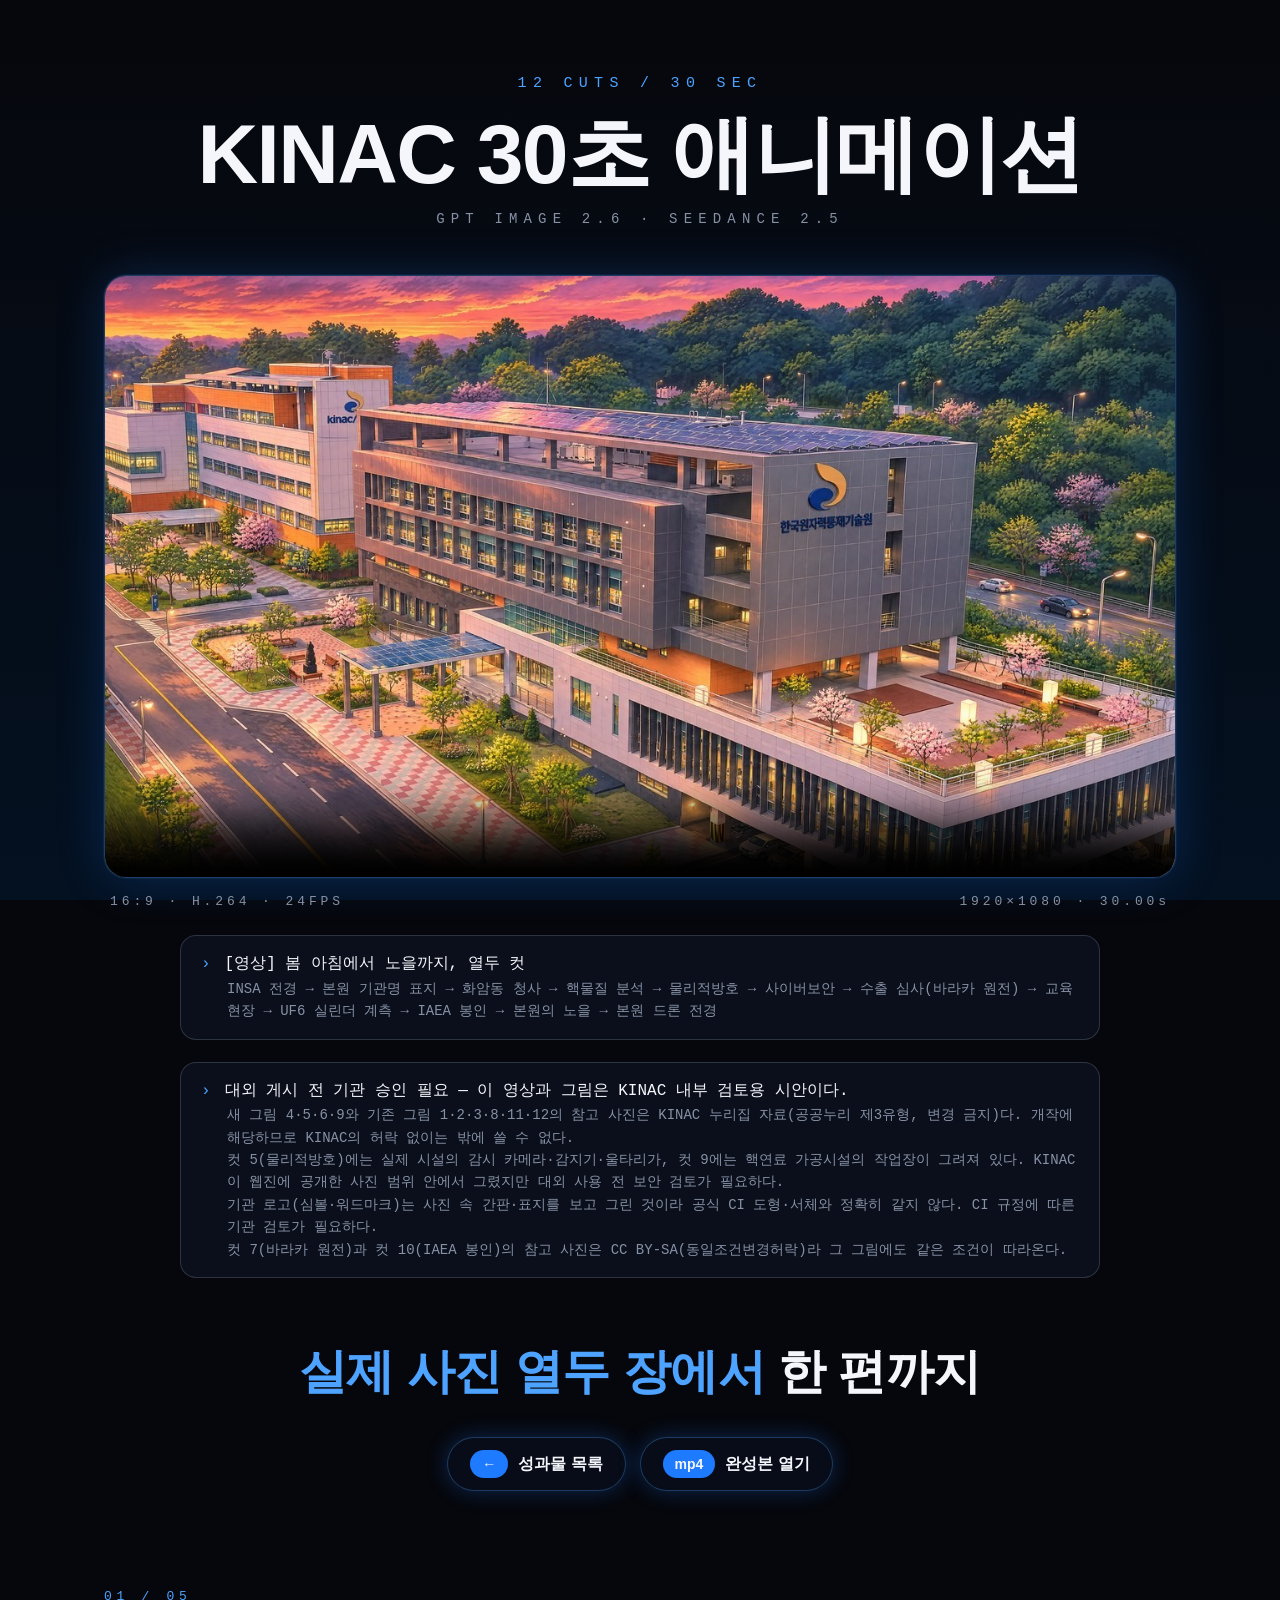
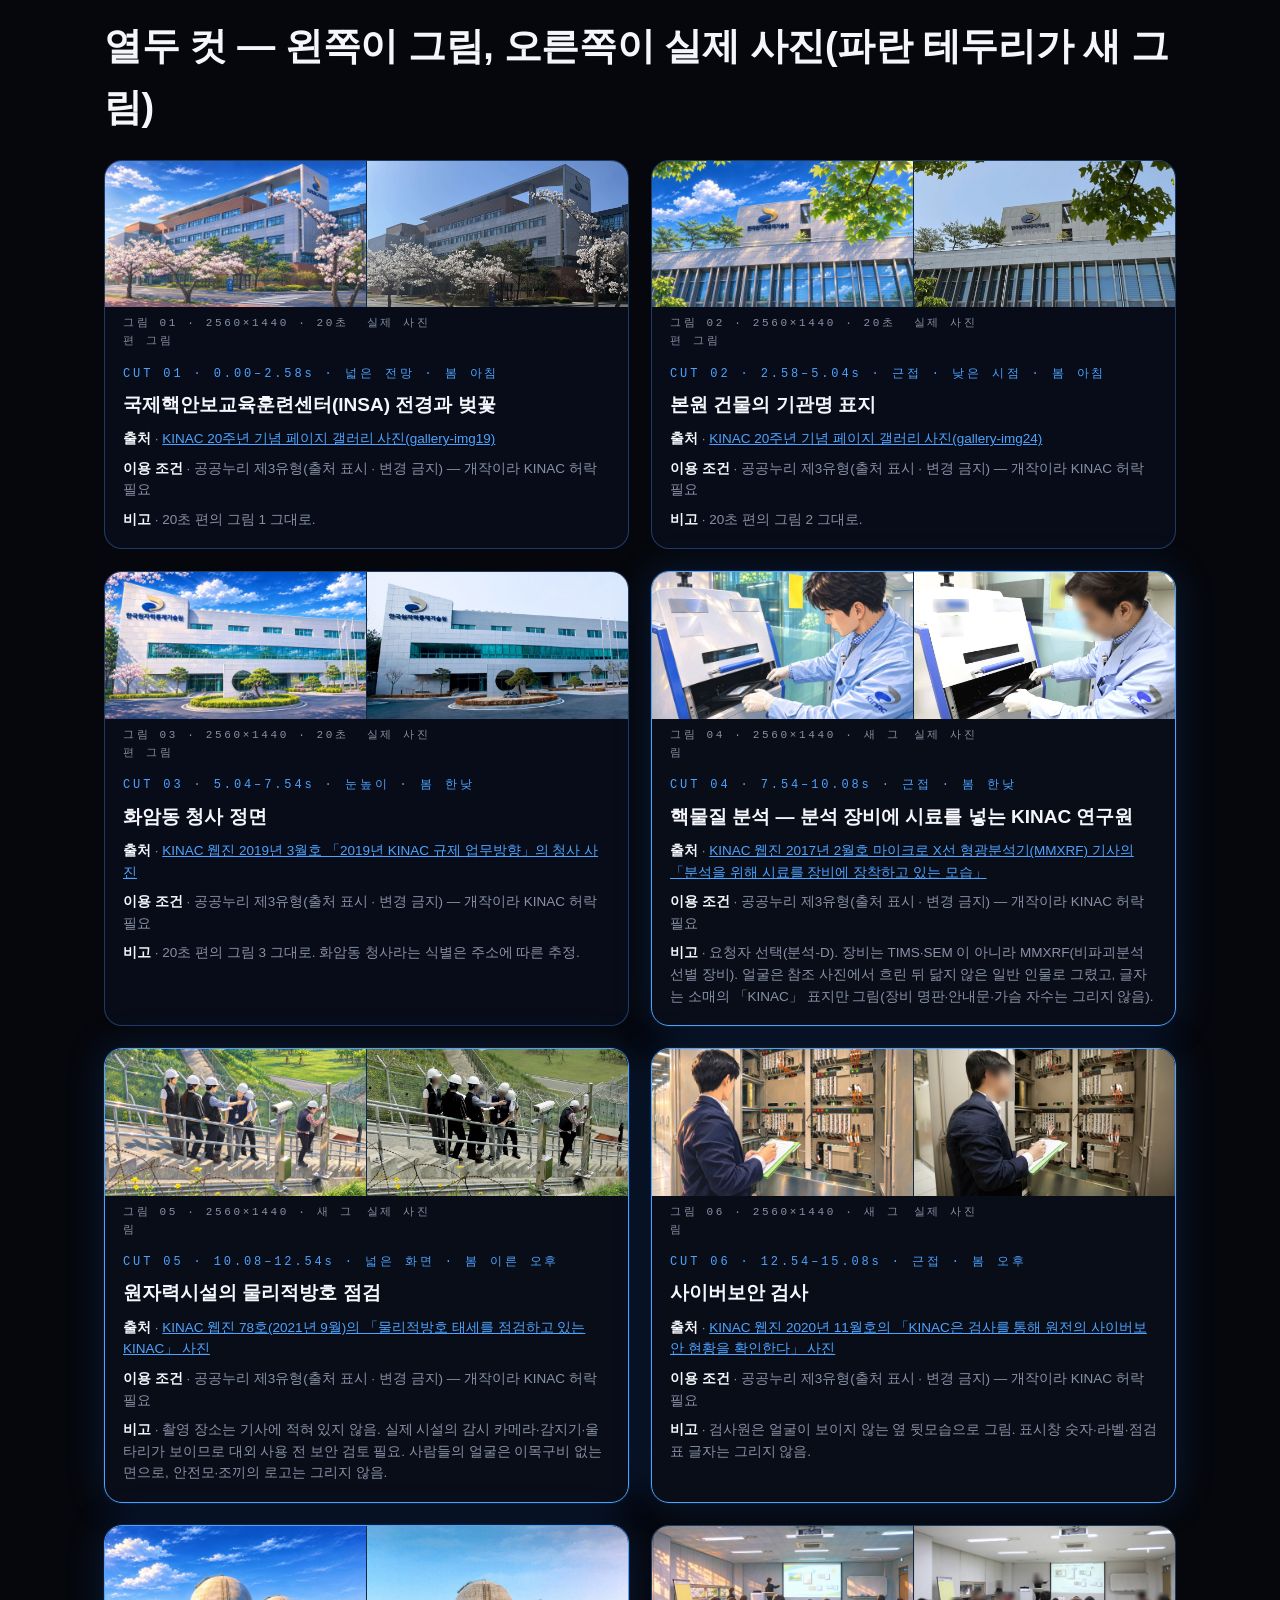
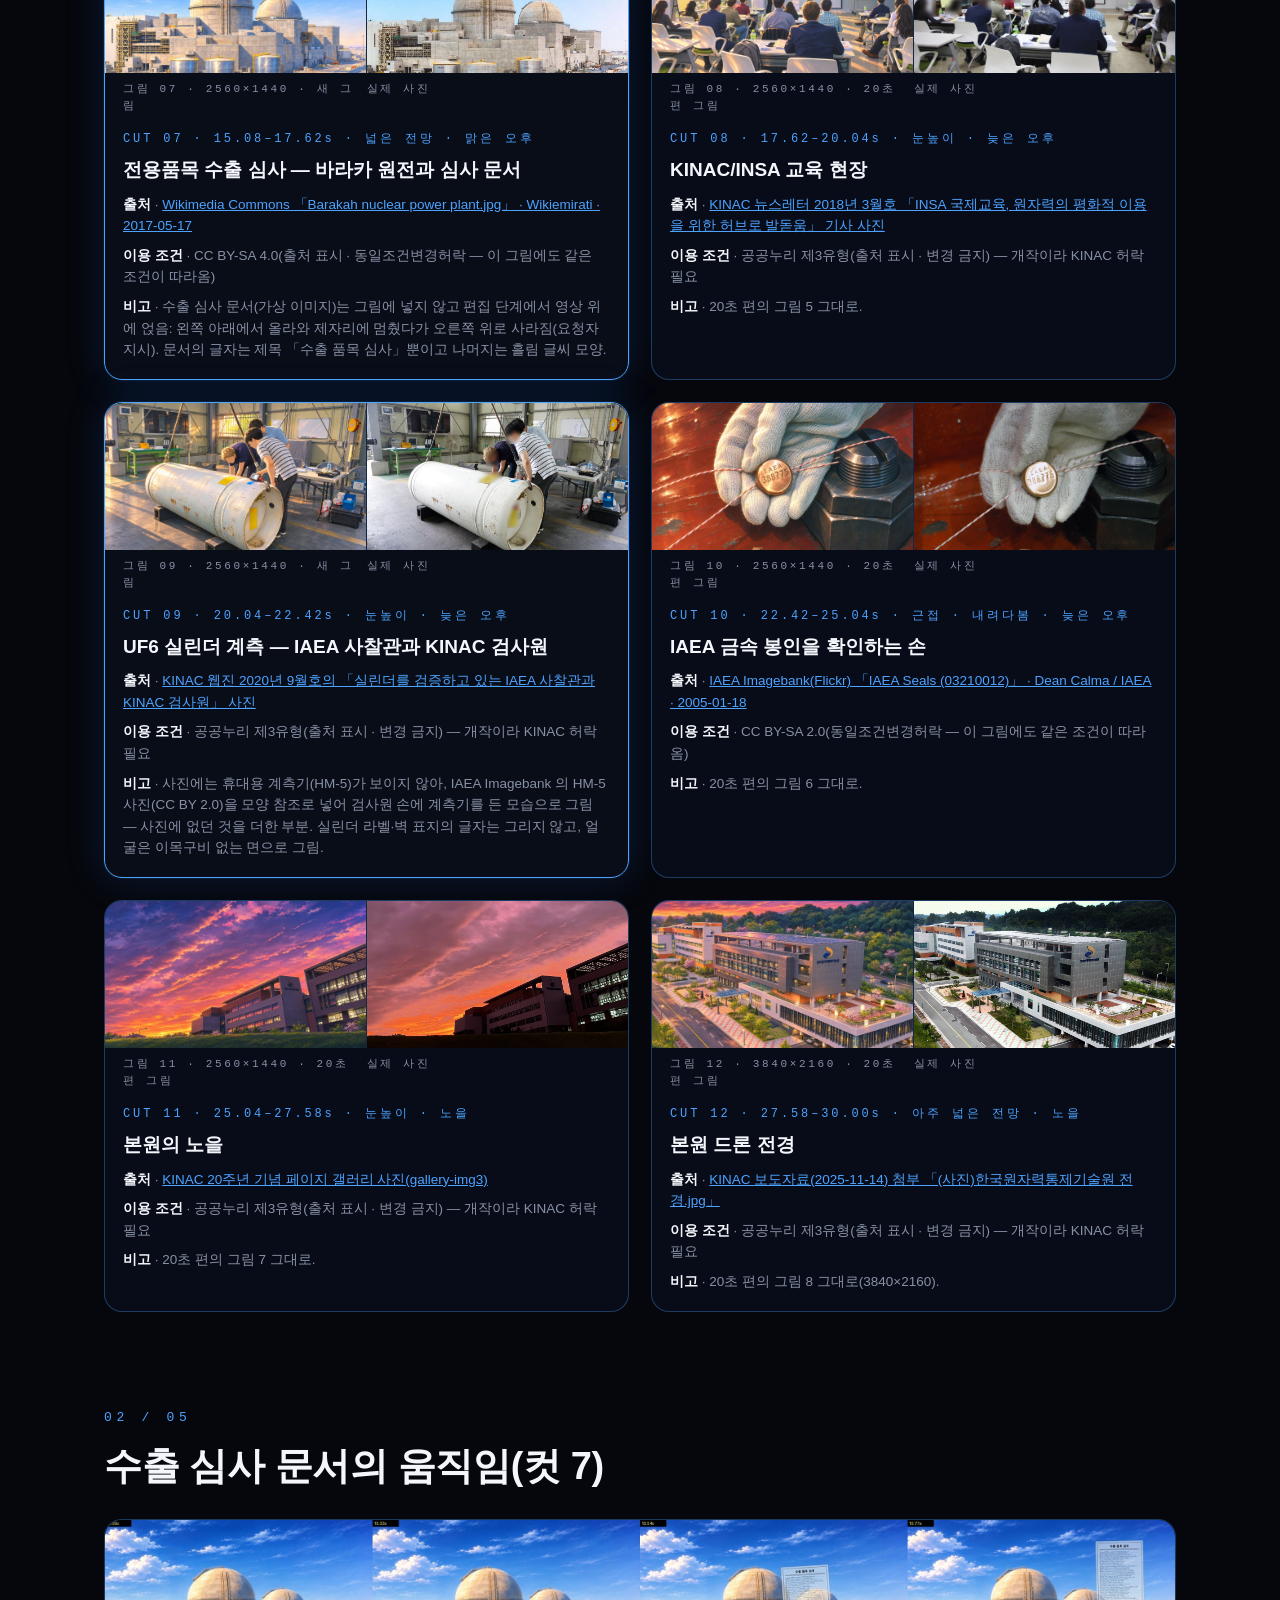
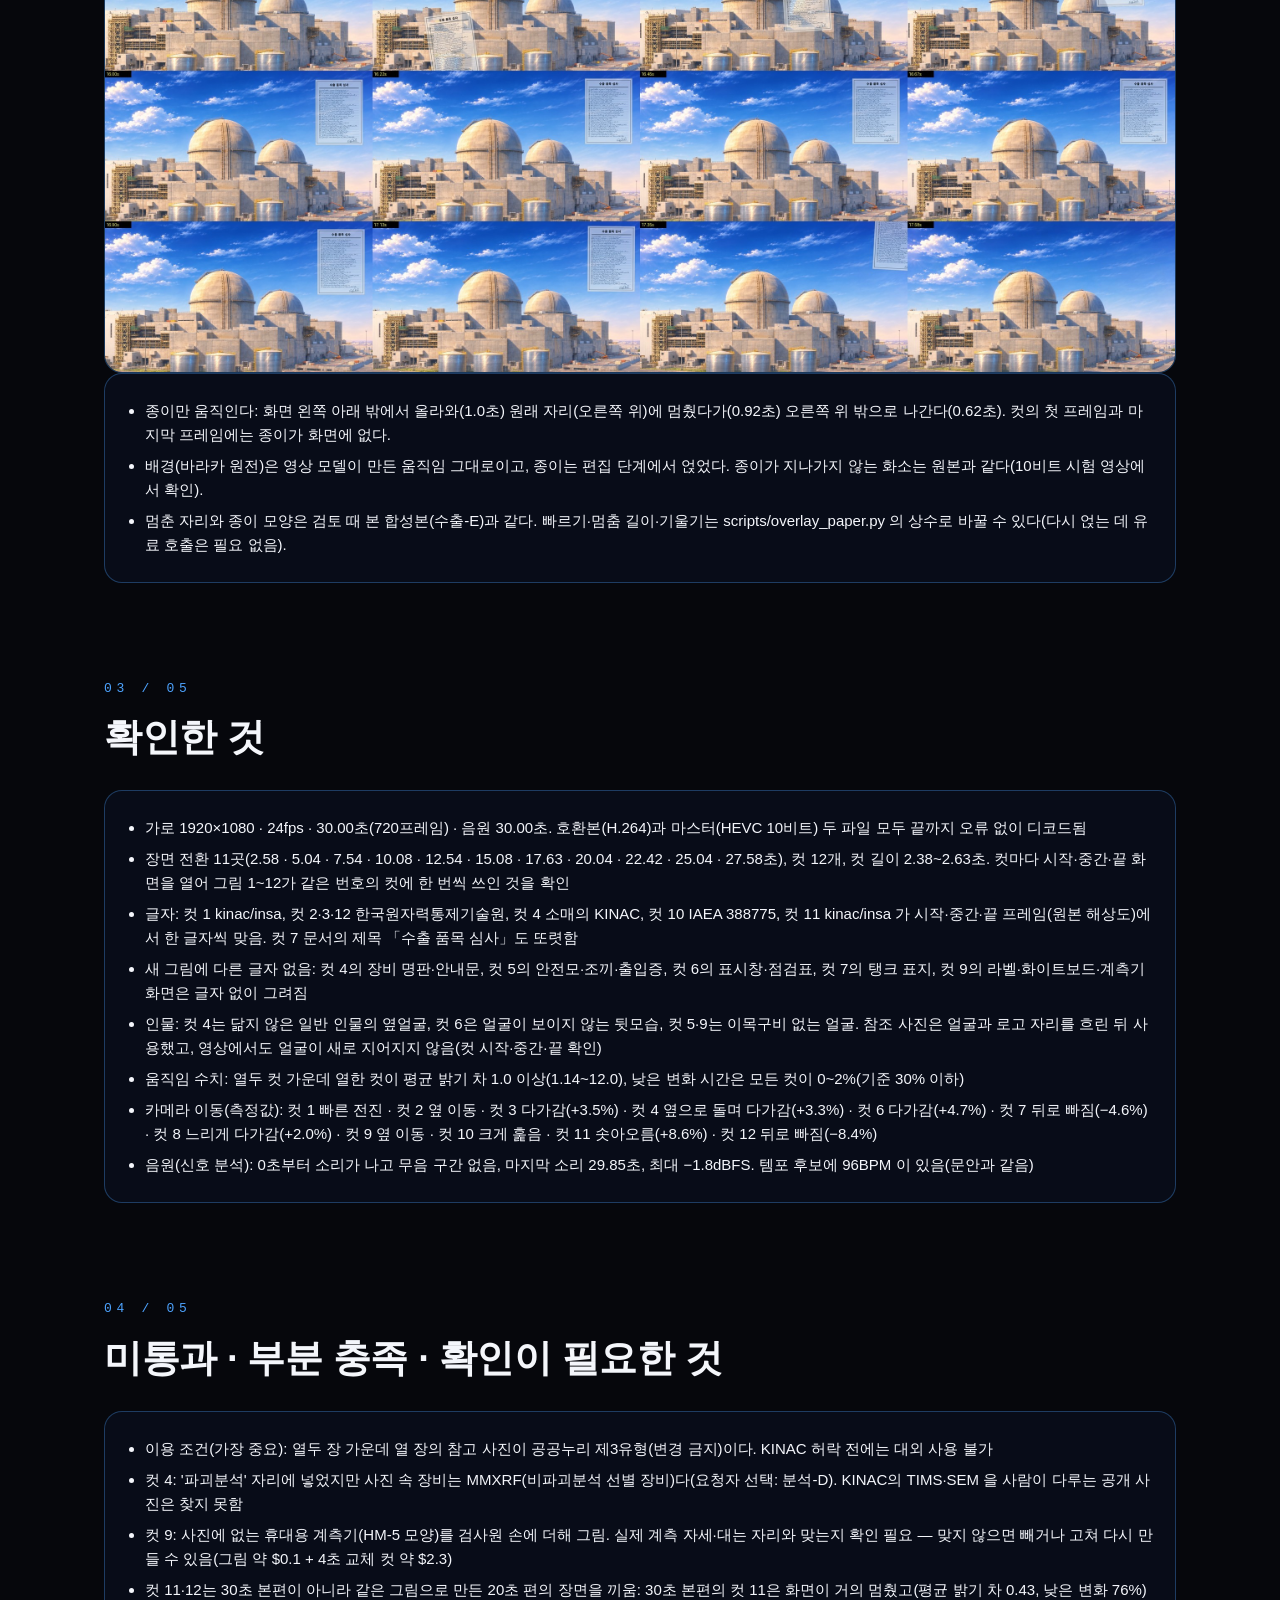
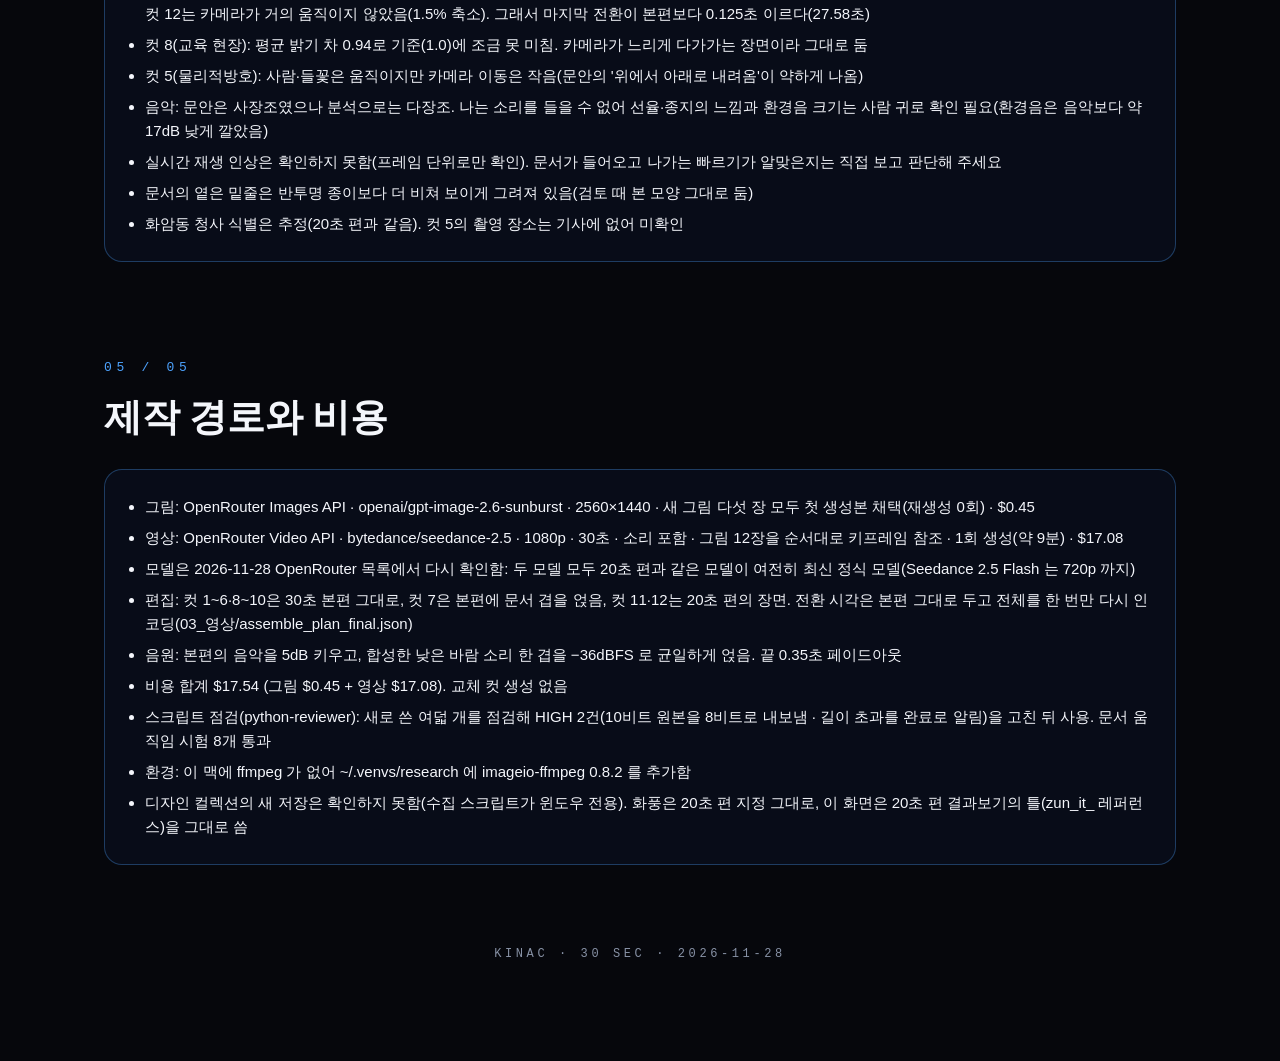
<file: animation/kinac-30s/index.html>
<!doctype html>
<!-- scripts/add_result_page.py 가 만든 웹용 사본. 직접 고치지 말고 원본 화면을 고친 뒤 다시 만든다. -->
<html lang="ko"><head><meta charset="utf-8"><meta name="viewport" content="width=device-width,initial-scale=1"><title>KINAC 30초 애니메이션</title><style>
:root{--bg0:#06070c;--bg1:#041121;--ink:#f4f6fb;--mute:#8791a5;--blue:#4da3ff;--fill:#1e7bff;--line:rgba(77,163,255,.32);--panel:rgba(10,16,30,.72)}
*{box-sizing:border-box}
html{background:var(--bg0)}
body{margin:0;background:linear-gradient(180deg,var(--bg0) 0%,var(--bg1) 100%) fixed;color:var(--ink);
font-family:Pretendard,-apple-system,"Apple SD Gothic Neo","Noto Sans KR",sans-serif;line-height:1.6;-webkit-font-smoothing:antialiased}
.mono{font-family:ui-monospace,"SF Mono",Menlo,Consolas,monospace}
main{max-width:1120px;margin:0 auto;padding:72px 24px 96px}
.count{color:var(--blue);letter-spacing:.42em;font-size:15px;text-align:center}
h1{margin:14px 0 10px;text-align:center;font-size:clamp(40px,7vw,84px);font-weight:900;letter-spacing:-.02em;line-height:1.05}
.sub{color:var(--mute);letter-spacing:.44em;font-size:14px;text-align:center;text-transform:uppercase}
.panel{margin-top:44px;border:1px solid var(--line);border-radius:22px;background:var(--panel);overflow:hidden;
box-shadow:0 0 0 1px rgba(77,163,255,.08),0 0 48px rgba(30,123,255,.22)}
.panel video,.panel img{display:block;width:100%;height:auto}
.meta{display:flex;justify-content:space-between;gap:16px;margin:14px 6px 0;color:var(--mute);letter-spacing:.3em;font-size:13px}
.prompt{margin:22px auto 0;max-width:920px;border:1px solid rgba(135,145,165,.28);border-radius:16px;background:rgba(12,18,32,.8);padding:16px 20px}
.prompt .l1{color:var(--ink);font-size:16px}.prompt .l1:before{content:"›";color:var(--blue);margin-right:14px}
.prompt .l2{color:var(--mute);font-size:14px;padding-left:26px}
.prompt .l2+.l1{margin-top:10px}
.accent{margin:56px 0 0;text-align:center;font-size:clamp(28px,4.4vw,48px);font-weight:900;color:var(--blue);letter-spacing:-.01em}
.accent b{color:var(--ink);font-weight:900}
.pills{display:flex;flex-wrap:wrap;justify-content:center;gap:14px;margin-top:26px}
.pill{display:inline-flex;align-items:center;gap:10px;padding:12px 22px;border:1px solid var(--line);border-radius:999px;color:var(--ink);
text-decoration:none;font-weight:800;box-shadow:0 0 22px rgba(30,123,255,.28);background:rgba(8,14,28,.8)}
.pill i{font-style:normal;background:var(--fill);border-radius:999px;padding:3px 12px;font-size:14px}
section{margin-top:96px}
section>.count{text-align:left;letter-spacing:.36em;font-size:13px}
h2{margin:8px 0 22px;font-size:clamp(26px,3.6vw,38px);font-weight:900;letter-spacing:-.01em}
.grid{display:grid;grid-template-columns:repeat(auto-fit,minmax(min(100%,460px),1fr));gap:22px}
.card{border:1px solid var(--line);border-radius:18px;background:var(--panel);overflow:hidden}
.card .pair{display:grid;grid-template-columns:1fr 1fr;gap:1px;background:rgba(77,163,255,.18)}
.card .pair a{display:block;background:#05080f}.card .pair img{display:block;width:100%;height:100%;object-fit:cover;aspect-ratio:16/9}
.card .pair a:last-child img{object-fit:contain}
.card .cap{display:grid;grid-template-columns:1fr 1fr;padding:8px 18px 0;color:var(--mute);letter-spacing:.24em;font-size:11px}
.card .body{padding:14px 18px 18px}
.card .tag{color:var(--blue);letter-spacing:.24em;font-size:12px}
.card h3{margin:6px 0 6px;font-size:19px;font-weight:800}
.card p{margin:0;color:var(--mute);font-size:13.5px}
a{color:var(--blue)}
.rows{border:1px solid var(--line);border-radius:18px;background:var(--panel);overflow-x:auto}
table{border-collapse:collapse;width:100%;font-size:14px}
th,td{padding:11px 14px;text-align:left;border-bottom:1px solid rgba(135,145,165,.16);vertical-align:top}
th{color:var(--mute);font-weight:600;letter-spacing:.14em;font-size:12px;white-space:nowrap}
tr:last-child td{border-bottom:0}
td.num{font-variant-numeric:tabular-nums;white-space:nowrap}
ul.list{margin:0;padding:18px 22px 18px 40px;border:1px solid var(--line);border-radius:18px;background:var(--panel)}
ul.list li{margin:7px 0;font-size:15px}
h4{margin:30px 0 12px;font-size:17px;font-weight:800;color:var(--blue)}
details{margin-top:12px;border:1px solid rgba(135,145,165,.28);border-radius:16px;background:rgba(12,18,32,.8)}
summary{cursor:pointer;padding:14px 20px;font-size:15px;list-style:none}summary:before{content:"›";color:var(--blue);margin-right:14px}
summary::-webkit-details-marker{display:none}
details[open] summary:before{content:"⌄"}
pre{margin:0;padding:4px 20px 20px 46px;white-space:pre-wrap;word-break:break-word;color:#c9d2e3;font-size:13.5px;line-height:1.7}
footer{margin-top:80px;text-align:center;color:var(--mute);letter-spacing:.3em;font-size:12px}
@media (max-width:640px){main{padding:48px 16px 72px}.meta{letter-spacing:.14em;font-size:11px}.sub{letter-spacing:.24em}}

.card.new{border-color:var(--blue);box-shadow:0 0 0 1px rgba(77,163,255,.08),0 0 40px rgba(30,123,255,.18)}
.card p.k{margin-top:8px}
.card p b{color:var(--ink);font-weight:700}
.strip1{border:1px solid var(--line);border-radius:18px;overflow:hidden;background:#05080f}
.strip1 img{display:block;width:100%;height:auto}
</style></head>
<body><main>
<div class="count mono">12 CUTS / 30 SEC</div>
<h1>KINAC 30초 애니메이션</h1>
<div class="sub mono">GPT Image 2.6 · Seedance 2.5</div>
<div class="panel"><video controls preload="metadata" poster="media/01.jpg" src="media/02.mp4"></video></div>
<div class="meta mono"><span>16:9 · H.264 · 24FPS</span><span>1920×1080 · 30.00s</span></div>
<div class="prompt mono"><div class="l1">[영상] 봄 아침에서 노을까지, 열두 컷</div><div class="l2">INSA 전경 → 본원 기관명 표지 → 화암동 청사 → 핵물질 분석 → 물리적방호 → 사이버보안 → 수출 심사(바라카 원전) → 교육 현장 → UF6 실린더 계측 → IAEA 봉인 → 본원의 노을 → 본원 드론 전경</div></div>
<div class="prompt mono"><div class="l1">대외 게시 전 기관 승인 필요 — 이 영상과 그림은 KINAC 내부 검토용 시안이다.</div><div class="l2">새 그림 4·5·6·9와 기존 그림 1·2·3·8·11·12의 참고 사진은 KINAC 누리집 자료(공공누리 제3유형, 변경 금지)다. 개작에 해당하므로 KINAC의 허락 없이는 밖에 쓸 수 없다.</div><div class="l2">컷 5(물리적방호)에는 실제 시설의 감시 카메라·감지기·울타리가, 컷 9에는 핵연료 가공시설의 작업장이 그려져 있다. KINAC이 웹진에 공개한 사진 범위 안에서 그렸지만 대외 사용 전 보안 검토가 필요하다.</div><div class="l2">기관 로고(심볼·워드마크)는 사진 속 간판·표지를 보고 그린 것이라 공식 CI 도형·서체와 정확히 같지 않다. CI 규정에 따른 기관 검토가 필요하다.</div><div class="l2">컷 7(바라카 원전)과 컷 10(IAEA 봉인)의 참고 사진은 CC BY-SA(동일조건변경허락)라 그 그림에도 같은 조건이 따라온다.</div></div>
<p class="accent">실제 사진 열두 장에서 <b>한 편까지</b></p>
<div class="pills"><a class="pill" href="../../works.html"><i>←</i>성과물 목록</a>
<a class="pill" href="media/02.mp4"><i>mp4</i>완성본 열기</a></div>
<section><div class="count mono">01 / 05</div><h2>열두 컷 — 왼쪽이 그림, 오른쪽이 실제 사진(파란 테두리가 새 그림)</h2><div class="grid">
<article class="card"><div class="pair"><a href="media/06.jpg"><img loading="lazy" src="media/07.jpg" alt="그림 1 국제핵안보교육훈련센터(INSA) 전경과 벚꽃"></a><a href="media/08.jpg"><img loading="lazy" src="media/08.jpg" alt="참고 사진 1"></a></div><div class="cap mono"><span>그림 01 · 2560×1440 · 20초 편 그림</span><span>실제 사진</span></div><div class="body"><div class="tag mono">CUT 01 · 0.00–2.58s · 넓은 전망 · 봄 아침</div><h3>국제핵안보교육훈련센터(INSA) 전경과 벚꽃</h3><p class="k"><b>출처</b> · <a href="https://www.kinac.re.kr/main/event/anniversary?menuId=MN0000000699">KINAC 20주년 기념 페이지 갤러리 사진(gallery-img19)</a></p><p class="k"><b>이용 조건</b> · 공공누리 제3유형(출처 표시 · 변경 금지) — 개작이라 KINAC 허락 필요</p><p class="k"><b>비고</b> · 20초 편의 그림 1 그대로.</p></div></article>
<article class="card"><div class="pair"><a href="media/09.jpg"><img loading="lazy" src="media/10.jpg" alt="그림 2 본원 건물의 기관명 표지"></a><a href="media/11.jpg"><img loading="lazy" src="media/11.jpg" alt="참고 사진 2"></a></div><div class="cap mono"><span>그림 02 · 2560×1440 · 20초 편 그림</span><span>실제 사진</span></div><div class="body"><div class="tag mono">CUT 02 · 2.58–5.04s · 근접 · 낮은 시점 · 봄 아침</div><h3>본원 건물의 기관명 표지</h3><p class="k"><b>출처</b> · <a href="https://www.kinac.re.kr/main/event/anniversary?menuId=MN0000000699">KINAC 20주년 기념 페이지 갤러리 사진(gallery-img24)</a></p><p class="k"><b>이용 조건</b> · 공공누리 제3유형(출처 표시 · 변경 금지) — 개작이라 KINAC 허락 필요</p><p class="k"><b>비고</b> · 20초 편의 그림 2 그대로.</p></div></article>
<article class="card"><div class="pair"><a href="media/12.jpg"><img loading="lazy" src="media/13.jpg" alt="그림 3 화암동 청사 정면"></a><a href="media/14.jpg"><img loading="lazy" src="media/14.jpg" alt="참고 사진 3"></a></div><div class="cap mono"><span>그림 03 · 2560×1440 · 20초 편 그림</span><span>실제 사진</span></div><div class="body"><div class="tag mono">CUT 03 · 5.04–7.54s · 눈높이 · 봄 한낮</div><h3>화암동 청사 정면</h3><p class="k"><b>출처</b> · <a href="https://www.kinac.re.kr/newsletter/201903/sub_02.html">KINAC 웹진 2019년 3월호 「2019년 KINAC 규제 업무방향」의 청사 사진</a></p><p class="k"><b>이용 조건</b> · 공공누리 제3유형(출처 표시 · 변경 금지) — 개작이라 KINAC 허락 필요</p><p class="k"><b>비고</b> · 20초 편의 그림 3 그대로. 화암동 청사라는 식별은 주소에 따른 추정.</p></div></article>
<article class="card new"><div class="pair"><a href="media/15.jpg"><img loading="lazy" src="media/16.jpg" alt="그림 4 핵물질 분석 — 분석 장비에 시료를 넣는 KINAC 연구원"></a><a href="media/17.jpg"><img loading="lazy" src="media/17.jpg" alt="참고 사진 4"></a></div><div class="cap mono"><span>그림 04 · 2560×1440 · 새 그림</span><span>실제 사진</span></div><div class="body"><div class="tag mono">CUT 04 · 7.54–10.08s · 근접 · 봄 한낮</div><h3>핵물질 분석 — 분석 장비에 시료를 넣는 KINAC 연구원</h3><p class="k"><b>출처</b> · <a href="https://www.kinac.re.kr/newsletter/201702/sub_02.html">KINAC 웹진 2017년 2월호 마이크로 X선 형광분석기(MMXRF) 기사의 「분석을 위해 시료를 장비에 장착하고 있는 모습」</a></p><p class="k"><b>이용 조건</b> · 공공누리 제3유형(출처 표시 · 변경 금지) — 개작이라 KINAC 허락 필요</p><p class="k"><b>비고</b> · 요청자 선택(분석-D). 장비는 TIMS·SEM 이 아니라 MMXRF(비파괴분석 선별 장비). 얼굴은 참조 사진에서 흐린 뒤 닮지 않은 일반 인물로 그렸고, 글자는 소매의 「KINAC」 표지만 그림(장비 명판·안내문·가슴 자수는 그리지 않음).</p></div></article>
<article class="card new"><div class="pair"><a href="media/18.jpg"><img loading="lazy" src="media/19.jpg" alt="그림 5 원자력시설의 물리적방호 점검"></a><a href="media/20.jpg"><img loading="lazy" src="media/20.jpg" alt="참고 사진 5"></a></div><div class="cap mono"><span>그림 05 · 2560×1440 · 새 그림</span><span>실제 사진</span></div><div class="body"><div class="tag mono">CUT 05 · 10.08–12.54s · 넓은 화면 · 봄 이른 오후</div><h3>원자력시설의 물리적방호 점검</h3><p class="k"><b>출처</b> · <a href="https://www.kinac.re.kr/newsletter/202109/sub_02.html">KINAC 웹진 78호(2021년 9월)의 「물리적방호 태세를 점검하고 있는 KINAC」 사진</a></p><p class="k"><b>이용 조건</b> · 공공누리 제3유형(출처 표시 · 변경 금지) — 개작이라 KINAC 허락 필요</p><p class="k"><b>비고</b> · 촬영 장소는 기사에 적혀 있지 않음. 실제 시설의 감시 카메라·감지기·울타리가 보이므로 대외 사용 전 보안 검토 필요. 사람들의 얼굴은 이목구비 없는 면으로, 안전모·조끼의 로고는 그리지 않음.</p></div></article>
<article class="card new"><div class="pair"><a href="media/21.jpg"><img loading="lazy" src="media/22.jpg" alt="그림 6 사이버보안 검사"></a><a href="media/23.jpg"><img loading="lazy" src="media/23.jpg" alt="참고 사진 6"></a></div><div class="cap mono"><span>그림 06 · 2560×1440 · 새 그림</span><span>실제 사진</span></div><div class="body"><div class="tag mono">CUT 06 · 12.54–15.08s · 근접 · 봄 오후</div><h3>사이버보안 검사</h3><p class="k"><b>출처</b> · <a href="https://www.kinac.re.kr/newsletter/202011/sub_01.html">KINAC 웹진 2020년 11월호의 「KINAC은 검사를 통해 원전의 사이버보안 현황을 확인한다」 사진</a></p><p class="k"><b>이용 조건</b> · 공공누리 제3유형(출처 표시 · 변경 금지) — 개작이라 KINAC 허락 필요</p><p class="k"><b>비고</b> · 검사원은 얼굴이 보이지 않는 옆 뒷모습으로 그림. 표시창 숫자·라벨·점검표 글자는 그리지 않음.</p></div></article>
<article class="card new"><div class="pair"><a href="media/24.jpg"><img loading="lazy" src="media/25.jpg" alt="그림 7 전용품목 수출 심사 — 바라카 원전과 심사 문서"></a><a href="media/26.jpg"><img loading="lazy" src="media/26.jpg" alt="참고 사진 7"></a></div><div class="cap mono"><span>그림 07 · 2560×1440 · 새 그림</span><span>실제 사진</span></div><div class="body"><div class="tag mono">CUT 07 · 15.08–17.62s · 넓은 전망 · 맑은 오후</div><h3>전용품목 수출 심사 — 바라카 원전과 심사 문서</h3><p class="k"><b>출처</b> · <a href="https://commons.wikimedia.org/wiki/File:Barakah_nuclear_power_plant.jpg">Wikimedia Commons 「Barakah nuclear power plant.jpg」 · Wikiemirati · 2017-05-17</a></p><p class="k"><b>이용 조건</b> · CC BY-SA 4.0(출처 표시 · 동일조건변경허락 — 이 그림에도 같은 조건이 따라옴)</p><p class="k"><b>비고</b> · 수출 심사 문서(가상 이미지)는 그림에 넣지 않고 편집 단계에서 영상 위에 얹음: 왼쪽 아래에서 올라와 제자리에 멈췄다가 오른쪽 위로 사라짐(요청자 지시). 문서의 글자는 제목 「수출 품목 심사」뿐이고 나머지는 흘림 글씨 모양.</p></div></article>
<article class="card"><div class="pair"><a href="media/27.jpg"><img loading="lazy" src="media/28.jpg" alt="그림 8 KINAC/INSA 교육 현장"></a><a href="media/29.jpg"><img loading="lazy" src="media/29.jpg" alt="참고 사진 8"></a></div><div class="cap mono"><span>그림 08 · 2560×1440 · 20초 편 그림</span><span>실제 사진</span></div><div class="body"><div class="tag mono">CUT 08 · 17.62–20.04s · 눈높이 · 늦은 오후</div><h3>KINAC/INSA 교육 현장</h3><p class="k"><b>출처</b> · <a href="https://www.kinac.re.kr/newsletter/201803/sub_01.html">KINAC 뉴스레터 2018년 3월호 「INSA 국제교육, 원자력의 평화적 이용을 위한 허브로 발돋움」 기사 사진</a></p><p class="k"><b>이용 조건</b> · 공공누리 제3유형(출처 표시 · 변경 금지) — 개작이라 KINAC 허락 필요</p><p class="k"><b>비고</b> · 20초 편의 그림 5 그대로.</p></div></article>
<article class="card new"><div class="pair"><a href="media/30.jpg"><img loading="lazy" src="media/31.jpg" alt="그림 9 UF6 실린더 계측 — IAEA 사찰관과 KINAC 검사원"></a><a href="media/32.jpg"><img loading="lazy" src="media/32.jpg" alt="참고 사진 9"></a></div><div class="cap mono"><span>그림 09 · 2560×1440 · 새 그림</span><span>실제 사진</span></div><div class="body"><div class="tag mono">CUT 09 · 20.04–22.42s · 눈높이 · 늦은 오후</div><h3>UF6 실린더 계측 — IAEA 사찰관과 KINAC 검사원</h3><p class="k"><b>출처</b> · <a href="https://www.kinac.re.kr/newsletter/202009/sub_02.html">KINAC 웹진 2020년 9월호의 「실린더를 검증하고 있는 IAEA 사찰관과 KINAC 검사원」 사진</a></p><p class="k"><b>이용 조건</b> · 공공누리 제3유형(출처 표시 · 변경 금지) — 개작이라 KINAC 허락 필요</p><p class="k"><b>비고</b> · 사진에는 휴대용 계측기(HM-5)가 보이지 않아, IAEA Imagebank 의 HM-5 사진(CC BY 2.0)을 모양 참조로 넣어 검사원 손에 계측기를 든 모습으로 그림 — 사진에 없던 것을 더한 부분. 실린더 라벨·벽 표지의 글자는 그리지 않고, 얼굴은 이목구비 없는 면으로 그림.</p></div></article>
<article class="card"><div class="pair"><a href="media/33.jpg"><img loading="lazy" src="media/34.jpg" alt="그림 10 IAEA 금속 봉인을 확인하는 손"></a><a href="media/35.jpg"><img loading="lazy" src="media/35.jpg" alt="참고 사진 10"></a></div><div class="cap mono"><span>그림 10 · 2560×1440 · 20초 편 그림</span><span>실제 사진</span></div><div class="body"><div class="tag mono">CUT 10 · 22.42–25.04s · 근접 · 내려다봄 · 늦은 오후</div><h3>IAEA 금속 봉인을 확인하는 손</h3><p class="k"><b>출처</b> · <a href="https://www.flickr.com/photos/iaea_imagebank/8366286309/">IAEA Imagebank(Flickr) 「IAEA Seals (03210012)」 · Dean Calma / IAEA · 2005-01-18</a></p><p class="k"><b>이용 조건</b> · CC BY-SA 2.0(동일조건변경허락 — 이 그림에도 같은 조건이 따라옴)</p><p class="k"><b>비고</b> · 20초 편의 그림 6 그대로.</p></div></article>
<article class="card"><div class="pair"><a href="media/36.jpg"><img loading="lazy" src="media/37.jpg" alt="그림 11 본원의 노을"></a><a href="media/38.jpg"><img loading="lazy" src="media/38.jpg" alt="참고 사진 11"></a></div><div class="cap mono"><span>그림 11 · 2560×1440 · 20초 편 그림</span><span>실제 사진</span></div><div class="body"><div class="tag mono">CUT 11 · 25.04–27.58s · 눈높이 · 노을</div><h3>본원의 노을</h3><p class="k"><b>출처</b> · <a href="https://www.kinac.re.kr/main/event/anniversary?menuId=MN0000000699">KINAC 20주년 기념 페이지 갤러리 사진(gallery-img3)</a></p><p class="k"><b>이용 조건</b> · 공공누리 제3유형(출처 표시 · 변경 금지) — 개작이라 KINAC 허락 필요</p><p class="k"><b>비고</b> · 20초 편의 그림 7 그대로.</p></div></article>
<article class="card"><div class="pair"><a href="media/39.jpg"><img loading="lazy" src="media/01.jpg" alt="그림 12 본원 드론 전경"></a><a href="media/40.jpg"><img loading="lazy" src="media/40.jpg" alt="참고 사진 12"></a></div><div class="cap mono"><span>그림 12 · 3840×2160 · 20초 편 그림</span><span>실제 사진</span></div><div class="body"><div class="tag mono">CUT 12 · 27.58–30.00s · 아주 넓은 전망 · 노을</div><h3>본원 드론 전경</h3><p class="k"><b>출처</b> · <a href="https://www.kinac.re.kr/board/view?linkId=LK0000019087&amp;menuId=MN0000000693">KINAC 보도자료(2025-11-14) 첨부 「(사진)한국원자력통제기술원 전경.jpg」</a></p><p class="k"><b>이용 조건</b> · 공공누리 제3유형(출처 표시 · 변경 금지) — 개작이라 KINAC 허락 필요</p><p class="k"><b>비고</b> · 20초 편의 그림 8 그대로(3840×2160).</p></div></article>
</div></section>
<section><div class="count mono">02 / 05</div><h2>수출 심사 문서의 움직임(컷 7)</h2><div class="strip1"><img loading="lazy" src="media/41.jpg" alt="컷 7 문서의 움직임을 고른 간격으로 뽑은 장면"></div><ul class="list"><li>종이만 움직인다: 화면 왼쪽 아래 밖에서 올라와(1.0초) 원래 자리(오른쪽 위)에 멈췄다가(0.92초) 오른쪽 위 밖으로 나간다(0.62초). 컷의 첫 프레임과 마지막 프레임에는 종이가 화면에 없다.</li><li>배경(바라카 원전)은 영상 모델이 만든 움직임 그대로이고, 종이는 편집 단계에서 얹었다. 종이가 지나가지 않는 화소는 원본과 같다(10비트 시험 영상에서 확인).</li><li>멈춘 자리와 종이 모양은 검토 때 본 합성본(수출-E)과 같다. 빠르기·멈춤 길이·기울기는 scripts/overlay_paper.py 의 상수로 바꿀 수 있다(다시 얹는 데 유료 호출은 필요 없음).</li></ul></section>
<section><div class="count mono">03 / 05</div><h2>확인한 것</h2><ul class="list"><li>가로 1920×1080 · 24fps · 30.00초(720프레임) · 음원 30.00초. 호환본(H.264)과 마스터(HEVC 10비트) 두 파일 모두 끝까지 오류 없이 디코드됨</li><li>장면 전환 11곳(2.58 · 5.04 · 7.54 · 10.08 · 12.54 · 15.08 · 17.63 · 20.04 · 22.42 · 25.04 · 27.58초), 컷 12개, 컷 길이 2.38~2.63초. 컷마다 시작·중간·끝 화면을 열어 그림 1~12가 같은 번호의 컷에 한 번씩 쓰인 것을 확인</li><li>글자: 컷 1 kinac/insa, 컷 2·3·12 한국원자력통제기술원, 컷 4 소매의 KINAC, 컷 10 IAEA 388775, 컷 11 kinac/insa 가 시작·중간·끝 프레임(원본 해상도)에서 한 글자씩 맞음. 컷 7 문서의 제목 「수출 품목 심사」도 또렷함</li><li>새 그림에 다른 글자 없음: 컷 4의 장비 명판·안내문, 컷 5의 안전모·조끼·출입증, 컷 6의 표시창·점검표, 컷 7의 탱크 표지, 컷 9의 라벨·화이트보드·계측기 화면은 글자 없이 그려짐</li><li>인물: 컷 4는 닮지 않은 일반 인물의 옆얼굴, 컷 6은 얼굴이 보이지 않는 뒷모습, 컷 5·9는 이목구비 없는 얼굴. 참조 사진은 얼굴과 로고 자리를 흐린 뒤 사용했고, 영상에서도 얼굴이 새로 지어지지 않음(컷 시작·중간·끝 확인)</li><li>움직임 수치: 열두 컷 가운데 열한 컷이 평균 밝기 차 1.0 이상(1.14~12.0), 낮은 변화 시간은 모든 컷이 0~2%(기준 30% 이하)</li><li>카메라 이동(측정값): 컷 1 빠른 전진 · 컷 2 옆 이동 · 컷 3 다가감(+3.5%) · 컷 4 옆으로 돌며 다가감(+3.3%) · 컷 6 다가감(+4.7%) · 컷 7 뒤로 빠짐(−4.6%) · 컷 8 느리게 다가감(+2.0%) · 컷 9 옆 이동 · 컷 10 크게 훑음 · 컷 11 솟아오름(+8.6%) · 컷 12 뒤로 빠짐(−8.4%)</li><li>음원(신호 분석): 0초부터 소리가 나고 무음 구간 없음, 마지막 소리 29.85초, 최대 −1.8dBFS. 템포 후보에 96BPM 이 있음(문안과 같음)</li></ul></section>
<section><div class="count mono">04 / 05</div><h2>미통과 · 부분 충족 · 확인이 필요한 것</h2><ul class="list"><li>이용 조건(가장 중요): 열두 장 가운데 열 장의 참고 사진이 공공누리 제3유형(변경 금지)이다. KINAC 허락 전에는 대외 사용 불가</li><li>컷 4: &#x27;파괴분석&#x27; 자리에 넣었지만 사진 속 장비는 MMXRF(비파괴분석 선별 장비)다(요청자 선택: 분석-D). KINAC의 TIMS·SEM 을 사람이 다루는 공개 사진은 찾지 못함</li><li>컷 9: 사진에 없는 휴대용 계측기(HM-5 모양)를 검사원 손에 더해 그림. 실제 계측 자세·대는 자리와 맞는지 확인 필요 — 맞지 않으면 빼거나 고쳐 다시 만들 수 있음(그림 약 $0.1 + 4초 교체 컷 약 $2.3)</li><li>컷 11·12는 30초 본편이 아니라 같은 그림으로 만든 20초 편의 장면을 끼움: 30초 본편의 컷 11은 화면이 거의 멈췄고(평균 밝기 차 0.43, 낮은 변화 76%) 컷 12는 카메라가 거의 움직이지 않았음(1.5% 축소). 그래서 마지막 전환이 본편보다 0.125초 이르다(27.58초)</li><li>컷 8(교육 현장): 평균 밝기 차 0.94로 기준(1.0)에 조금 못 미침. 카메라가 느리게 다가가는 장면이라 그대로 둠</li><li>컷 5(물리적방호): 사람·들꽃은 움직이지만 카메라 이동은 작음(문안의 &#x27;위에서 아래로 내려옴&#x27;이 약하게 나옴)</li><li>음악: 문안은 사장조였으나 분석으로는 다장조. 나는 소리를 들을 수 없어 선율·종지의 느낌과 환경음 크기는 사람 귀로 확인 필요(환경음은 음악보다 약 17dB 낮게 깔았음)</li><li>실시간 재생 인상은 확인하지 못함(프레임 단위로만 확인). 문서가 들어오고 나가는 빠르기가 알맞은지는 직접 보고 판단해 주세요</li><li>문서의 옅은 밑줄은 반투명 종이보다 더 비쳐 보이게 그려져 있음(검토 때 본 모양 그대로 둠)</li><li>화암동 청사 식별은 추정(20초 편과 같음). 컷 5의 촬영 장소는 기사에 없어 미확인</li></ul></section>
<section><div class="count mono">05 / 05</div><h2>제작 경로와 비용</h2><ul class="list"><li>그림: OpenRouter Images API · openai/gpt-image-2.6-sunburst · 2560×1440 · 새 그림 다섯 장 모두 첫 생성본 채택(재생성 0회) · $0.45</li><li>영상: OpenRouter Video API · bytedance/seedance-2.5 · 1080p · 30초 · 소리 포함 · 그림 12장을 순서대로 키프레임 참조 · 1회 생성(약 9분) · $17.08</li><li>모델은 2026-11-28 OpenRouter 목록에서 다시 확인함: 두 모델 모두 20초 편과 같은 모델이 여전히 최신 정식 모델(Seedance 2.5 Flash 는 720p 까지)</li><li>편집: 컷 1~6·8~10은 30초 본편 그대로, 컷 7은 본편에 문서 겹을 얹음, 컷 11·12는 20초 편의 장면. 전환 시각은 본편 그대로 두고 전체를 한 번만 다시 인코딩(03_영상/assemble_plan_final.json)</li><li>음원: 본편의 음악을 5dB 키우고, 합성한 낮은 바람 소리 한 겹을 −36dBFS 로 균일하게 얹음. 끝 0.35초 페이드아웃</li><li>비용 합계 $17.54 (그림 $0.45 + 영상 $17.08). 교체 컷 생성 없음</li><li>스크립트 점검(python-reviewer): 새로 쓴 여덟 개를 점검해 HIGH 2건(10비트 원본을 8비트로 내보냄 · 길이 초과를 완료로 알림)을 고친 뒤 사용. 문서 움직임 시험 8개 통과</li><li>환경: 이 맥에 ffmpeg 가 없어 ~/.venvs/research 에 imageio-ffmpeg 0.8.2 를 추가함</li><li>디자인 컬렉션의 새 저장은 확인하지 못함(수집 스크립트가 윈도우 전용). 화풍은 20초 편 지정 그대로, 이 화면은 20초 편 결과보기의 틀(zun_it_ 레퍼런스)을 그대로 씀</li></ul></section>
<footer class="mono">KINAC · 30 SEC · 2026-11-28</footer>
</main></body></html>
</file>
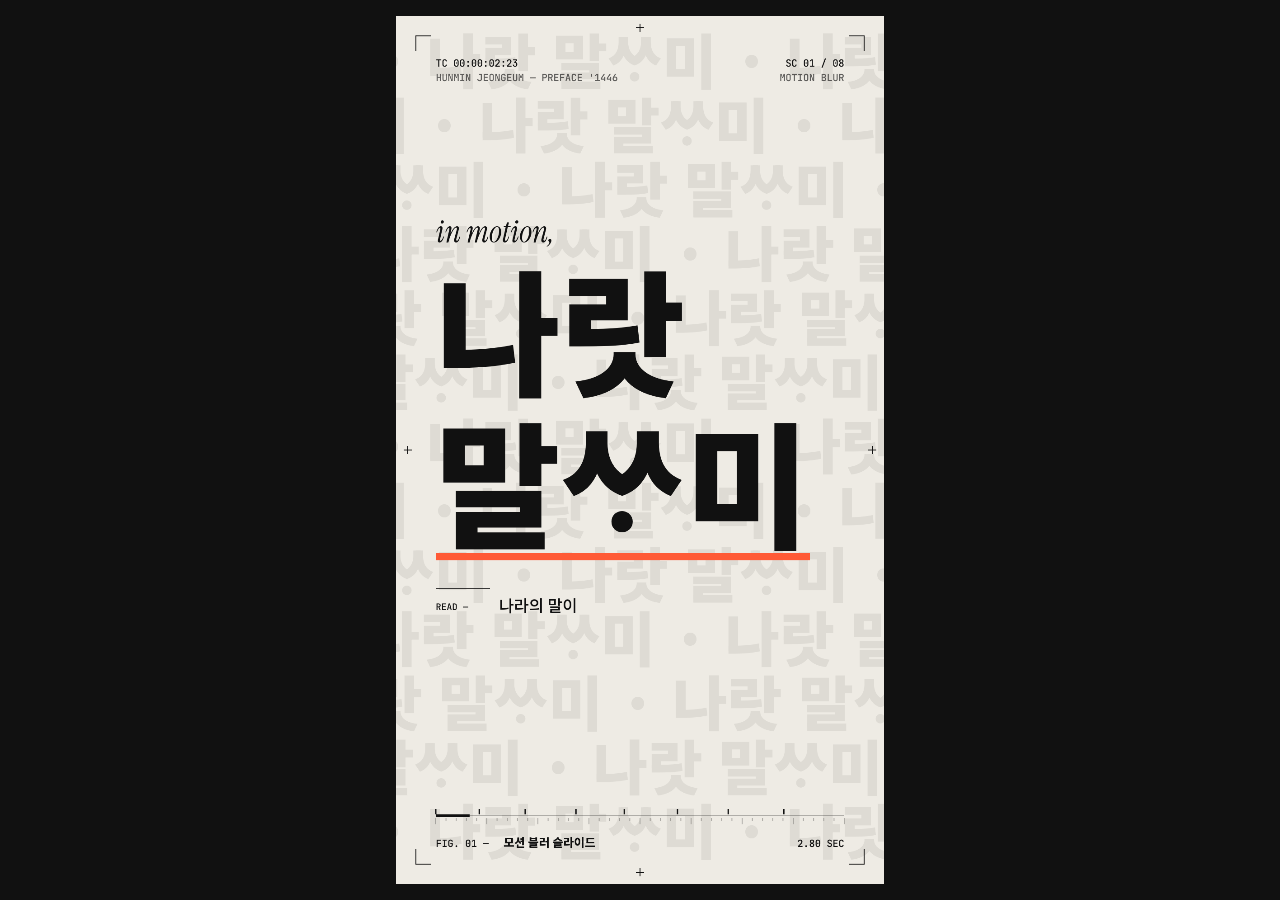
<file: hunminjeongeum.html>
<!doctype html><html><head><meta charset=utf8><meta name=viewport content="width=device-width,initial-scale=1,viewport-fit=cover"><style>:root{color-scheme:light;box-sizing:border-box;padding-top:env(safe-area-inset-top,0px);padding-bottom:env(safe-area-inset-bottom,0px)}html{scroll-padding-top:env(safe-area-inset-top,0px)}body{margin:0;padding:0;font:14px -apple-system,BlinkMacSystemFont,sans-serif;background:#fff;color:#000}img{max-width:100%}[hidden]:not([hidden=until-found i]){display:none!important}</style></head><body>
<title>훈민정음 읽기</title>
<meta name="claude:viewport-fit-sides" content="cover">
<link rel="preconnect" href="https://fonts.googleapis.com">
<link rel="preconnect" href="https://fonts.gstatic.com" crossorigin>
<link rel="stylesheet" href="https://fonts.googleapis.com/css2?family=Instrument+Serif:ital@1&family=JetBrains+Mono:wght@500;700&display=swap">
<style>
/* 레퍼런스: ai_anharu(DfRuc_LhYsN) 화면 명세 — 색 셋(크림 종이·먹·주황, 주황은 한 화면에 하나), 장면마다 바탕 번갈아,
   네 모서리 재단선·고정폭 타임코드·장면 번호·진행 막대, 큰 글자는 아주 굵은 고딕, 한 줄만 세리프 이탤릭, 빠른 글자엔 모션 블러,
   그라디언트·빛 번짐·유리 효과 없음. 글자 생성 기법: one_pd_edit 텍스트 효과 연재(타이핑·손글씨 낙서·모자이크 글리치·무너지는·숨쉬는·튀어나오는·댕강) */
/* 배치: 9:16(1080×1920) 한 장, 왼쪽 정렬 편집 격자, 위 이탤릭 한 줄 → 옛글 → 현대어 → 아래 진행 막대 */
@font-face {
  font-family: "HunminKR"; /* Noto Sans KR 가변 글꼴(OFL)에서 이 글에 쓰인 글자만 잘라 넣음 — 옛한글 자모 조합 포함 */
  src: url([data-uri]) format("woff");
  font-weight: 100 900;
  font-display: block;
}
:root {
  --paper: #EEEBE4;
  --ink: #111111;
  --accent: #FF5A36;
  color-scheme: dark;
}
html, body { height: 100%; }
body {
  margin: 0;
  background: var(--ink);
  box-sizing: border-box;
  padding-block: 16px;
  padding-left: max(16px, env(safe-area-inset-left, 0px));
  padding-right: max(16px, env(safe-area-inset-right, 0px));
  overflow: hidden;
  display: grid;
  place-items: center;
}
canvas {
  display: block;
  width: min(100%, calc((100dvh - 32px - env(safe-area-inset-top, 0px) - env(safe-area-inset-bottom, 0px)) * 9 / 16));
  height: auto;
  aspect-ratio: 9 / 16;
}
.sr { position: absolute; width: 1px; height: 1px; overflow: hidden; clip-path: inset(50%); white-space: nowrap; }
</style>

<canvas id="c" width="1080" height="1920" role="img"
  aria-label="훈민정음 서문을 여덟 장면으로 읽는 움직이는 화면. 장면마다 다른 글자 생성 기법으로 옛글이 나타나고 아래에 현대어 풀이가 붙는다."></canvas>
<div class="sr" id="sr"></div>

<script>
(async () => {
  const W = 1080, H = 1920, X0 = 88, XR = 992, WIDTH = XR - X0;
  const COL = { paper: "#EEEBE4", ink: "#111111", acc: "#FF5A36" };
  const KR = '"HunminKR", "Malgun Gothic", sans-serif';
  const MONO = '"JetBrains Mono", Consolas, monospace';
  const SERIF = '"Instrument Serif", Georgia, serif';

  // 훈민정음 언해본 서문. 한자 뒤 {} 는 언해본처럼 작게 붙는 독음
  const SCENES = [
    { en: "MOTION BLUR", ko: "모션 블러 슬라이드", it: "in motion,", d: 3.6,
      lines: ["나랏", "말ᄊᆞ미"], modern: "나라의 말이", max: 300 },
    { en: "TYPING", ko: "타이핑 텍스트", it: "as typed,", d: 3.8,
      lines: ["中{듕}國{귁}에", "달아"], modern: "중국과 달라", max: 260 },
    { en: "MOSAIC GLITCH", ko: "모자이크 글리치", it: "in pixels,", d: 4.2,
      lines: ["文{문}字{ᄍᆞᆼ}와로", "서르 ᄉᆞᄆᆞᆺ디", "아니ᄒᆞᆯᄊᆡ"], modern: "문자(한자)와 서로 통하지 아니하므로", max: 200 },
    { en: "SCRIBBLE", ko: "손글씨 낙서", it: "by hand,", d: 4.0,
      lines: ["이런 젼ᄎᆞ로", "어린 百{ᄇᆡᆨ}姓{셩}이"], modern: "이런 까닭으로 어리석은 백성이", max: 200 },
    { en: "GRAVITY", ko: "무너지는 글자", it: "falling,", d: 4.4,
      top: "니르고져 호ᇙ 배 이셔도 ᄆᆞᄎᆞᆷ내",
      lines: ["제 ᄠᅳ들 시러", "펴디 몯ᄒᆞᇙ", "노미 하니라"], modern: "말하고자 하는 바가 있어도 끝내 제 뜻을 펴지 못하는 사람이 많다", max: 190 },
    { en: "BREATH", ko: "숨쉬는 글자", it: "breathing,", d: 4.2,
      lines: ["내 이ᄅᆞᆯ", "爲{윙}ᄒᆞ야", "어엿비 너겨"], modern: "내가 이를 위하여 가엾게 여겨", max: 170 },
    { en: "POP-UP", ko: "튀어나오는 글자", it: "twenty-eight", d: 4.6,
      lines: ["새로 스믈여듧", "字{ᄍᆞᆼ}ᄅᆞᆯ ᄆᆡᇰᄀᆞ노니"], modern: "새로 스물여덟 글자를 만드니", max: 120 },
    { en: "SLICE", ko: "댕강 자르기", it: "cut clean,", d: 5.0,
      top: "사ᄅᆞᆷ마다 ᄒᆡᅇᅧ 수ᄫᅵ 니겨", bottom: "ᄒᆞ고져 ᄒᆞᆯ ᄯᆞᄅᆞ미니라",
      lines: ["날로 ᄡᅮ메", "便{뼌}安{ᅙᅡᆫ}킈"], modern: "사람마다 쉽게 익혀 날마다 씀에 편안하게 하고자 할 따름이다", max: 230 },
  ];
  const JAMO28 = [..."ㄱㅋㆁㄷㅌㄴㅂㅍㅁㅈㅊㅅㆆㅎㅇㄹㅿㆍㅡㅣㅗㅏㅜㅓㅛㅑㅠㅕ"];
  const START = []; let TOTAL = 0;
  SCENES.forEach((s) => { START.push(TOTAL); TOTAL += s.d; });

  document.getElementById("sr").textContent = SCENES.map((s) =>
    [s.top, ...s.lines, s.bottom].filter(Boolean).join(" ").replace(/\{[^}]*\}/g, "") + " — " + s.modern).join(" / ");

  const cv = document.getElementById("c");
  const ctx = cv.getContext("2d");
  const mk = (rf) => { const c = document.createElement("canvas"); c.width = W; c.height = H; return [c, c.getContext("2d", rf ? { willReadFrequently: true } : undefined)]; };
  const [L, lx] = mk();          // 장면 글자 층(퇴장 블러용)
  const [O, ox] = mk();          // 보조 층
  const [M, mx] = mk(); let mKey = null; // 낙서를 오려 낼 글자 모양
  const S = document.createElement("canvas"); const sx = S.getContext("2d", { willReadFrequently: true });

  try {
    await Promise.all([
      document.fonts.load(`900 100px ${KR}`, "나랏말ᄊᆞ미"), document.fonts.load(`500 40px ${KR}`, "가"),
      document.fonts.load(`500 20px ${MONO}`, "TC"), document.fonts.load(`700 20px ${MONO}`, "28"),
      document.fonts.load(`italic 60px ${SERIF}`, "in"),
    ]);
  } catch (e) { /* 글꼴이 늦으면 대체 글꼴로 그린다 */ }

  const clamp = (x, a = 0, b = 1) => Math.min(b, Math.max(a, x));
  const smooth = (a, b, x) => { const p = clamp((x - a) / (b - a)); return p * p * (3 - 2 * p); };
  const easeOut = (p) => 1 - Math.pow(1 - p, 3);
  const easeOutExpo = (p) => (p >= 1 ? 1 : 1 - Math.pow(2, -10 * p));
  const easeInOut = (p) => (p < 0.5 ? 4 * p * p * p : 1 - Math.pow(-2 * p + 2, 3) / 2);
  const easeOutBack = (p) => { const c1 = 1.9, c3 = c1 + 1; return 1 + c3 * Math.pow(p - 1, 3) + c1 * Math.pow(p - 1, 2); };
  const rnd = (a, b = 0) => { const x = Math.sin(a * 127.1 + b * 311.7) * 43758.5453; return x - Math.floor(x); };
  const fK = (wt, size) => `${Math.round(wt)} ${size}px ${KR}`;

  const seg = new Intl.Segmenter("ko", { granularity: "grapheme" });
  function parse(str) {
    const g = [...seg.segment(str)].map((s) => s.segment), out = [];
    for (let i = 0; i < g.length; i++) {
      if (g[i] === "{") { let r = ""; i++; while (i < g.length && g[i] !== "}") r += g[i++]; out[out.length - 1].ruby = r; continue; }
      out.push({ t: g[i], ruby: "" });
    }
    return out;
  }
  function unitW(c, u, size, wt) {
    c.font = fK(wt, size);
    const mw = u.t === " " ? size * 0.28 : c.measureText(u.t).width;
    let w = mw;
    if (u.ruby) { c.font = fK(wt, size * 0.42); w += c.measureText(u.ruby).width + size * 0.03; }
    return { mw, w };
  }
  function drawUnit(c, u, x, y, size, wt) {
    if (u.t === " ") return;
    c.font = fK(wt, size); c.fillText(u.t, x, y);
    if (u.ruby) { c.font = fK(wt, size * 0.42); c.fillText(u.ruby, x + u.mw * (size / u.size) + size * 0.03, y); }
  }
  function lineW(units, size, wt) { return units.reduce((a, u) => a + unitW(ctx, u, size, wt).w, 0); }
  function build(lines, size, y0, wt = 900, gap = 1.12) {
    const g = []; let y = y0;
    lines.forEach((ln, li) => {
      let x = X0;
      ln.forEach((u) => { const m = unitW(ctx, u, size, wt); g.push({ ...u, x, y, w: m.w, mw: m.mw, size, li }); x += m.w; });
      y += size * gap;
    });
    return g;
  }

  // 장면 배치 계산
  const IT_Y = 500;
  SCENES.forEach((s, i) => {
    s.units = s.lines.map(parse);
    const avail = i === 5 ? WIDTH - 250 : WIDTH;
    const maxW = Math.max(...s.units.map((u) => lineW(u, 100, 900)));
    s.size = Math.min(s.max, Math.floor((100 * avail) / maxW));
    let y = 560;
    if (s.top) { s.topU = build([parse(s.top)], 64, y + 64 * 0.86, 700); y += 64 + 40; }
    s.g = build(s.units, s.size, y + s.size * 0.86);
    let last = s.g[s.g.length - 1].y;
    if (s.bottom) { s.botU = build([parse(s.bottom)], 64, last + s.size * 0.3 + 64, 700); last = s.botU[0].y; }
    s.top0 = y; s.bottomY = last + s.size * 0.18;
    s.capY = i === 6 ? 1600 : Math.max(last + 150, s.bottomY + 110);
  });
  const S7 = SCENES[6]; const GRID_TOP = 900, ROW = 150, COLW = WIDTH / 7;

  // 공통: 블러 슬라이드(가로 모션 블러 = 여러 겹 겹쳐 그리기)
  function blurDraw(c, fn, dx, spread, dy = 0) {
    if (Math.abs(spread) < 1.5) { c.globalAlpha = 1; fn(dx, dy); return; }
    const N = 10; c.globalAlpha = 0.22;
    for (let k = 0; k < N; k++) fn(dx + spread * (k / (N - 1) - 0.5), dy);
    c.globalAlpha = 1;
  }
  const drawUnits = (c, g, dx = 0, dy = 0, wt = 900) => g.forEach((q) => drawUnit(c, q, q.x + dx, q.y + dy, q.size, wt));
  function slideIn(c, g, u, t0, fg, byLine = true) {
    const lines = byLine ? [...new Set(g.map((q) => q.li))] : [0];
    lines.forEach((li) => {
      const st = t0 + li * 0.14, p = clamp((u - st) / 0.6);
      if (p <= 0) return;
      const e = easeOutExpo(p), dx = (1 - e) * 1100;
      const v = (1 - easeOutExpo(clamp(p + 0.04))) * 1100 - dx;
      c.fillStyle = fg;
      blurDraw(c, (x) => drawUnits(c, g.filter((q) => !byLine || q.li === li), x), dx, -v * 3.2);
    });
  }

  // ── 장면별 그리기 ─────────────────────────────
  const FX = [];
  // 1 모션 블러 슬라이드: 뒤에 흐르는 반복 줄 + 큰 글자가 오른쪽에서 블러를 끌며 들어옴, 주황 밑줄
  const ROWTXT = parse("나랏 말ᄊᆞ미 · ");
  FX[0] = {
    back(c, u, fg, t) {
      c.save(); c.fillStyle = fg; c.globalAlpha = 0.07; c.font = fK(900, 132);
      const one = ROWTXT.reduce((a, q) => a + unitW(c, q, 132, 900).w, 0);
      for (let r = 0; r < 13; r++) {
        const dir = r % 2 ? 1 : -1, sp = 260 + (r % 3) * 90;
        let x = ((t * sp * dir) % one) - one;
        const y = 150 + r * 142;
        for (let rep = 0; rep < 4; rep++) {
          let xx = x + rep * one;
          c.font = fK(900, 132);
          ROWTXT.forEach((q) => { if (q.t !== " ") c.fillText(q.t, xx, y); xx += unitW(c, q, 132, 900).w; c.font = fK(900, 132); });
        }
      }
      c.restore();
    },
    draw(c, u, fg) {
      const s = SCENES[0];
      slideIn(c, s.g, u, 0.1, fg);
      const last = s.g.filter((q) => q.li === 1), lw = last.reduce((a, q) => a + q.w, 0);
      const p = easeOut(clamp((u - 0.95) / 0.35));
      if (p > 0) { c.fillStyle = COL.acc; c.fillRect(X0, last[0].y + 34, lw * p, 16); }
    },
  };
  // 2 타이핑: 3~4프레임(0.12초)마다 한 글자, 새 글자는 VHS 깜빡임, 끝나면 전체 VHS 흔들림, 주황 커서
  FX[1] = {
    draw(c, u, fg) {
      const s = SCENES[1], g = s.g.filter((q) => q.t !== " ");
      const per = 0.12, t0 = 0.3, n = clamp(Math.floor((u - t0) / per) + 1, 0, g.length);
      const fr = Math.floor(u * 30);
      const burst = u > t0 + g.length * per + 0.25 && u < t0 + g.length * per + 0.6;
      c.fillStyle = fg;
      for (let i = 0; i < n; i++) {
        const q = g[i], age = u - (t0 + i * per);
        let jx = 0, a = 1;
        if (age < 0.12) { jx = (rnd(fr, i) - 0.5) * 14; a = 0.35 + rnd(fr + 3, i) * 0.65; }
        if (burst) { jx = (rnd(fr, q.li + 9) - 0.5) * 22; a = 0.55 + rnd(fr, 77) * 0.45; }
        c.globalAlpha = a; drawUnit(c, q, q.x + jx, q.y, q.size, 900);
        if (age < 0.12 || burst) { c.globalAlpha = 0.28; drawUnit(c, q, q.x + jx + 10, q.y, q.size, 900); }
      }
      c.globalAlpha = 1;
      const lastQ = n > 0 ? g[n - 1] : g[0];
      const cx = n > 0 ? lastQ.x + lastQ.w + 10 : g[0].x, cy = lastQ.y;
      const typing = n < g.length;
      if (u > t0 - 0.2 && (typing || Math.floor(u / 0.45) % 2 === 0)) {
        c.fillStyle = COL.acc; c.fillRect(cx, cy - s.size * 0.8, 12, s.size * 0.92);
      }
    },
  };
  // 3 모자이크 글리치: 큰 픽셀 → 작은 픽셀로 또렷해지며 위에서부터 들쭉날쭉 드러남, 가로 조각 어긋남, 주황 주사선
  let oKey = null;
  FX[2] = {
    draw(c, u, fg) {
      const s = SCENES[2];
      if (oKey !== "s3" + fg) { ox.clearRect(0, 0, W, H); ox.fillStyle = fg; drawUnits(ox, s.g); oKey = "s3" + fg; }
      const top = s.top0 - 40, bot = s.bottomY + 60;
      const p = clamp((u - 0.2) / 1.5), yf = top - 120 + (bot - top + 240) * easeInOut(p);
      const b = Math.max(1, Math.round(64 - 62 * easeOut(clamp((u - 0.35) / 1.6))));
      if (b <= 2 && p >= 1) { c.drawImage(O, 0, 0); }
      else {
        const sw = Math.ceil(W / b), sh = Math.ceil(H / b);
        if (S.width !== sw || S.height !== sh) { S.width = sw; S.height = sh; }
        sx.clearRect(0, 0, sw, sh); sx.imageSmoothingEnabled = true; sx.drawImage(O, 0, 0, sw, sh);
        const y0 = Math.max(0, Math.floor(top / b)), y1 = Math.min(sh, Math.ceil(bot / b));
        const img = sx.getImageData(0, y0, sw, y1 - y0), d = img.data;
        const rgb = fg === COL.ink ? [17, 17, 17] : [238, 235, 228];
        for (let yy = 0; yy < y1 - y0; yy++) for (let xx = 0; xx < sw; xx++) {
          const k = (yy * sw + xx) * 4, cyp = (yy + y0 + 0.5) * b;
          const on = d[k + 3] > 70 && cyp + (rnd(xx, yy + y0) - 0.5) * 260 < yf;
          d[k] = rgb[0]; d[k + 1] = rgb[1]; d[k + 2] = rgb[2]; d[k + 3] = on ? 255 : 0;
        }
        sx.clearRect(0, 0, sw, sh); sx.putImageData(img, 0, y0);
        c.imageSmoothingEnabled = false; c.drawImage(S, 0, 0, sw * b, sh * b); c.imageSmoothingEnabled = true;
      }
      // 가로 조각 어긋남(2프레임마다 바뀜)
      if (u > 0.5 && u < 1.9) {
        const fr = Math.floor(u * 15);
        for (let k = 0; k < 4; k++) {
          const hh = 18 + rnd(fr, k) * 70, yy = top + rnd(fr + 5, k) * (bot - top), off = (rnd(fr + 9, k) - 0.5) * 120;
          c.drawImage(c.canvas, 0, yy, W, hh, off, yy, W, hh);
        }
      }
      if (p > 0 && p < 1) { c.fillStyle = COL.acc; c.fillRect(X0 - 20, yf - 3, WIDTH + 40, 6); }
    },
  };
  // 4 손글씨 낙서: 글자 안을 46° 낙서선이 오가며 채움(1초에 5번 들썩임), 주황 펜 끝
  FX[3] = {
    draw(c, u, fg) {
      const s = SCENES[3];
      oKey = null; ox.clearRect(0, 0, W, H);
      ox.save(); ox.strokeStyle = fg; ox.lineWidth = 5; ox.lineJoin = "round"; ox.lineCap = "round";
      const step = Math.floor(u * 5); let tip = null;
      s.g.forEach((q, i) => {
        if (q.t === " ") return;
        const st = 0.3 + i * 0.13, p = clamp((u - st) / 0.55);
        if (p <= 0) return;
        const top = q.y - q.size * 0.95, bot = q.y + q.size * 0.14, h = bot - top, run = h * 0.966, sp = 11;
        ox.save(); ox.beginPath(); ox.rect(q.x - 6, top - 6, q.w + 12, h + 12); ox.clip();
        const xs = q.x - run, n = Math.ceil((q.w + run) / sp), m = Math.max(1, Math.floor(n * p));
        ox.beginPath();
        for (let k = 0; k <= m; k++) {
          const jx = (rnd(i * 97 + k, step) - 0.5) * 6, jy = (rnd(k * 13 + i, step + 7) - 0.5) * 10, xb = xs + k * sp;
          if (k === 0) ox.moveTo(xb + jx, bot + jy); else ox.lineTo(xb + jx, bot + jy);
          ox.lineTo(xb + run + jx, top + jy);
          if (k === m && p < 1) tip = { x: xb + run + jx, y: top + jy };
        }
        ox.stroke(); ox.restore();
      });
      ox.restore();
      if (mKey !== "s4") { mx.clearRect(0, 0, W, H); mx.fillStyle = "#000"; drawUnits(mx, s.g); mKey = "s4"; }
      ox.globalCompositeOperation = "destination-in"; ox.drawImage(M, 0, 0); ox.globalCompositeOperation = "source-over";
      c.drawImage(O, 0, 0);
      if (tip) {
        const q = tip; c.fillStyle = COL.acc; c.beginPath(); c.arc(Math.min(q.x, XR), Math.max(q.y, s.top0 - 20), 10, 0, Math.PI * 2); c.fill();
      }
    },
  };
  // 5 무너지는 글자: 위에서 중력으로 떨어져 눌렸다 튀고, 비뚤게 멈춤. 떨어질 땐 세로 모션 블러, '몯'만 주황
  FX[4] = {
    draw(c, u, fg) {
      const s = SCENES[4];
      const pa = smooth(0, 0.45, u); c.globalAlpha = pa; c.fillStyle = fg;
      drawUnits(c, s.topU, 0, (1 - pa) * 24, 700); c.globalAlpha = 1;
      const G = 7000, D0 = 1150, tf = Math.sqrt((2 * D0) / G);
      s.g.forEach((q, i) => {
        if (q.t === " ") return;
        const st = 0.35 + i * 0.07 + rnd(i, 3) * 0.06, tau = u - st;
        if (tau <= 0) return;
        const r0 = (rnd(i, 1) - 0.5) * 0.8, rres = (rnd(i, 2) - 0.5) * 0.12;
        let y, rot, sy = 1, v = 0;
        if (tau < tf) { y = -D0 + 0.5 * G * tau * tau; rot = r0; v = G * tau; }
        else {
          const t2 = tau - tf;
          y = -75 * Math.exp(-5 * t2) * Math.abs(Math.sin(10 * t2));
          rot = rres + (r0 - rres) * Math.exp(-7 * t2) * Math.cos(14 * t2);
          sy = 1 - 0.17 * Math.exp(-9 * t2) * Math.cos(16 * t2);
        }
        const sxx = 1 / Math.sqrt(sy);
        c.fillStyle = q.t === "몯" ? COL.acc : fg;
        const N = v > 1500 ? 5 : 1;
        for (let k = 0; k < N; k++) {
          c.globalAlpha = N > 1 ? 0.3 : 1;
          c.save(); c.translate(q.x + q.w / 2, q.y + y - k * v * 0.012); c.rotate(rot); c.scale(sxx, sy);
          drawUnit(c, q, -q.w / 2, 0, q.size, 900); c.restore();
        }
        c.globalAlpha = 1;
      });
    },
  };
  // 6 숨쉬는 글자: 줄마다 굵기(100~900)·자간이 숨 쉬듯 오르내림, 오른쪽 점선 끝에 실시간 굵기 값(첫 줄만 주황)
  FX[5] = {
    draw(c, u, fg) {
      const s = SCENES[5], env = smooth(0, 0.9, u);
      s.units.forEach((ln, li) => {
        const wave = 0.5 + 0.5 * Math.sin((u / 1.7) * Math.PI * 2 - li * 0.9 - Math.PI / 2);
        const wt = 100 + (120 + 680 * wave - 100) * env + 0, ls = (wave - 0.5) * 10 * env;
        const y = s.g.find((q) => q.li === li).y;
        c.fillStyle = fg; c.globalAlpha = clamp(env * 1.4);
        let x = X0;
        ln.forEach((q) => {
          if (q.t === " ") { x += s.size * 0.28 + ls; return; }
          c.font = fK(wt, s.size); c.fillText(q.t, x, y); x += c.measureText(q.t).width + ls;
          if (q.ruby) { c.font = fK(wt, s.size * 0.42); c.fillText(q.ruby, x + s.size * 0.03, y); x += c.measureText(q.ruby).width + s.size * 0.03 + ls; }
        });
        c.globalAlpha = 1;
        const label = `WGHT ${String(Math.round(wt)).padStart(3, "0")}`;
        c.font = `500 22px ${MONO}`; const lw = c.measureText(label).width;
        const ly = y - s.size * 0.32;
        c.save(); c.strokeStyle = fg; c.globalAlpha = 0.55; c.lineWidth = 2; c.setLineDash([2, 9]);
        c.beginPath(); c.moveTo(x + 28, ly - 7); c.lineTo(XR - lw - 18, ly - 7); c.stroke(); c.restore();
        c.fillStyle = li === 0 ? COL.acc : fg; c.textAlign = "right"; c.fillText(label, XR, ly); c.textAlign = "left";
      });
    },
  };
  // 7 튀어나오는 글자: 스물여덟 자가 칸마다 아래를 축으로 통통 튀어나옴, 주황 숫자가 01→28 셈
  FX[6] = {
    back(c, u, fg) {
      c.save(); c.strokeStyle = fg; c.globalAlpha = 0.22; c.lineWidth = 1.5;
      for (let r = 0; r <= 4; r++) { c.beginPath(); c.moveTo(X0, GRID_TOP + r * ROW); c.lineTo(XR, GRID_TOP + r * ROW); c.stroke(); }
      for (let k = 0; k <= 7; k++) { c.beginPath(); c.moveTo(X0 + k * COLW, GRID_TOP); c.lineTo(X0 + k * COLW, GRID_TOP + 4 * ROW); c.stroke(); }
      c.globalAlpha = 0.5; c.fillStyle = fg; c.font = `500 16px ${MONO}`;
      for (let i = 0; i < 28; i++) c.fillText(String(i + 1).padStart(2, "0"), X0 + (i % 7) * COLW + 10, GRID_TOP + Math.floor(i / 7) * ROW + 24);
      c.restore();
    },
    draw(c, u, fg) {
      const s = SCENES[6];
      slideIn(c, s.g, u, 0.05, fg);
      let count = 0; c.fillStyle = fg; c.textAlign = "center";
      JAMO28.forEach((j, i) => {
        const p = clamp((u - (0.7 + i * 0.06)) / 0.42);
        if (p <= 0) return; count++;
        const k = easeOutBack(p), cx = X0 + (i % 7) * COLW + COLW / 2, by = GRID_TOP + Math.floor(i / 7) * ROW + 122;
        c.save(); c.translate(cx, by); c.scale(k, k); c.font = fK(900, 92); c.fillText(j, 0, 0); c.restore();
      });
      c.textAlign = "right"; c.fillStyle = COL.acc; c.font = `700 120px ${MONO}`;
      c.fillText(String(count).padStart(2, "0"), XR, IT_Y + 8); c.textAlign = "left";
    },
  };
  // 8 댕강 자르기: 주황 칼선이 비스듬히 긋고, 윗조각이 칼선을 따라 미끄러졌다 다시 붙음
  FX[7] = {
    draw(c, u, fg) {
      const s = SCENES[7];
      slideIn(c, s.topU, u, 0.05, fg);
      slideIn(c, s.botU, u, 0.32, fg);
      const top = s.g[0].y - s.size * 0.9, bot = s.g[s.g.length - 1].y + s.size * 0.16;
      const P1 = { x: X0 - 30, y: bot - 30 }, P2 = { x: XR + 10, y: top + 60 };
      const k = (P2.y - P1.y) / (P2.x - P1.x), yAt = (x) => P1.y + k * (x - P1.x);
      if (u < 0.75) { slideIn(c, s.g, u, 0.15, fg); }
      else {
        if (oKey !== "s8" + fg) { ox.clearRect(0, 0, W, H); ox.fillStyle = fg; drawUnits(ox, s.g); oKey = "s8" + fg; }
        const cut = easeOutBack(clamp((u - 1.25) / 0.5)) * (1 - easeInOut(clamp((u - 3.5) / 0.55)));
        const len = Math.hypot(P2.x - P1.x, P2.y - P1.y), dx = ((P2.x - P1.x) / len) * 80 * cut, dy = ((P2.y - P1.y) / len) * 80 * cut + 14 * cut;
        c.save(); c.beginPath(); c.moveTo(0, yAt(0)); c.lineTo(W, yAt(W)); c.lineTo(W, H); c.lineTo(0, H); c.closePath(); c.clip(); c.drawImage(O, 0, 0); c.restore();
        c.save(); c.beginPath(); c.moveTo(0, 0); c.lineTo(W, 0); c.lineTo(W, yAt(W)); c.lineTo(0, yAt(0)); c.closePath(); c.clip(); c.drawImage(O, dx, dy); c.restore();
      }
      const kp = clamp((u - 0.95) / 0.28), ka = 1 - smooth(1.5, 1.85, u);
      if (kp > 0 && ka > 0) {
        c.save(); c.globalAlpha = ka; c.strokeStyle = COL.acc; c.lineWidth = 7; c.lineCap = "square";
        c.beginPath(); c.moveTo(P1.x, P1.y); c.lineTo(P1.x + (P2.x - P1.x) * easeOut(kp), P1.y + (P2.y - P1.y) * easeOut(kp)); c.stroke(); c.restore();
      }
    },
  };

  // ── 공통 틀: 이탤릭 한 줄, 현대어, 재단선, 타임코드, 진행 막대 ──
  function wrapKR(c, text, maxW) {
    const words = text.split(" "), out = []; let line = "";
    words.forEach((w) => { const tryL = line ? line + " " + w : w; if (c.measureText(tryL).width > maxW && line) { out.push(line); line = w; } else line = tryL; });
    if (line) out.push(line); return out;
  }
  function caption(c, s, u, fg) {
    const a = smooth(0.15, 0.6, u);
    c.globalAlpha = a; c.fillStyle = fg; c.font = `italic 68px ${SERIF}`; c.fillText(s.it, X0, IT_Y + (1 - a) * 16);
    const b = smooth(0.9, 1.4, u);
    if (b <= 0) { c.globalAlpha = 1; return; }
    c.globalAlpha = b; const y = s.capY;
    c.fillRect(X0, y - 52, 120 * b, 2);
    c.font = `500 20px ${MONO}`; c.fillText("READ —", X0, y - 4);
    c.font = fK(500, 36);
    wrapKR(c, s.modern, WIDTH - 140).forEach((ln, i) => c.fillText(ln, X0 + 140, y + i * 52));
    c.globalAlpha = 1;
  }
  function chrome(c, si, u, t, fg) {
    const s = SCENES[si];
    c.save(); c.strokeStyle = fg; c.fillStyle = fg; c.lineWidth = 2;
    const m = 44, a = 34;
    [[m, m, 1, 1], [W - m, m, -1, 1], [m, H - m, 1, -1], [W - m, H - m, -1, -1]].forEach(([x, y, dx, dy]) => {
      c.beginPath(); c.moveTo(x + dx * a, y); c.lineTo(x, y); c.lineTo(x, y + dy * a); c.stroke();
    });
    [[W / 2, 26], [W / 2, H - 26], [26, H / 2], [W - 26, H / 2]].forEach(([x, y]) => {
      c.beginPath(); c.moveTo(x - 9, y); c.lineTo(x + 9, y); c.moveTo(x, y - 9); c.lineTo(x, y + 9); c.stroke();
    });
    const fr = Math.floor(t * 30), ss = Math.floor(t) % 60, mm = Math.floor(t / 60);
    const tc = `TC 00:${String(mm).padStart(2, "0")}:${String(ss).padStart(2, "0")}:${String(fr % 30).padStart(2, "0")}`;
    c.font = `500 22px ${MONO}`; c.fillText(tc, X0, 112);
    c.globalAlpha = 0.65; c.fillText("HUNMIN JEONGEUM — PREFACE '1446", X0, 144); c.globalAlpha = 1;
    c.textAlign = "right"; c.fillText(`SC ${String(si + 1).padStart(2, "0")} / 08`, XR, 112);
    c.globalAlpha = 0.65; c.fillText(s.en, XR, 144); c.globalAlpha = 1;
    // 진행 막대와 눈금
    const ry = 1768, p = t / TOTAL;
    c.globalAlpha = 0.3; c.fillRect(X0, ry, WIDTH, 2);
    for (let k = 0; k <= 40; k++) { const x = X0 + (WIDTH * k) / 40, hh = k % 5 === 0 ? 14 : 7; c.fillRect(x - 1, ry + 6, 2, hh); }
    c.globalAlpha = 1; c.fillRect(X0, ry - 2, WIDTH * p, 6);
    START.forEach((st) => { const x = X0 + (WIDTH * st) / TOTAL; c.fillRect(x - 1.5, ry - 14, 3, 12); });
    c.font = `500 22px ${MONO}`; c.fillText(`${t.toFixed(2)} SEC`, XR, 1838);
    c.textAlign = "left";
    c.fillText(`FIG. ${String(si + 1).padStart(2, "0")} —`, X0, 1838);
    c.font = fK(800, 26); c.fillText(s.ko, X0 + 150, 1838);
    c.restore();
  }

  function frame(t) {
    t = ((t % TOTAL) + TOTAL) % TOTAL;
    let si = 0; for (let i = 0; i < SCENES.length; i++) if (t >= START[i]) si = i;
    const s = SCENES[si], u = t - START[si];
    const bg = si % 2 ? COL.ink : COL.paper, fg = si % 2 ? COL.paper : COL.ink;
    ctx.fillStyle = bg; ctx.fillRect(0, 0, W, H);
    if (FX[si].back) FX[si].back(ctx, u, fg, t);
    lx.clearRect(0, 0, W, H);
    FX[si].draw(lx, u, fg);
    caption(lx, s, u, fg);
    // 퇴장: 왼쪽으로 빠르게 빠지며 가로 모션 블러
    const e = clamp((u - (s.d - 0.28)) / 0.28);
    if (e <= 0) ctx.drawImage(L, 0, 0);
    else {
      const dx = -1000 * e * e, spread = 160 * e; ctx.globalAlpha = 0.25;
      for (let k = 0; k < 8; k++) ctx.drawImage(L, dx + spread * (k / 7), 0);
      ctx.globalAlpha = 1;
    }
    chrome(ctx, si, u, t, fg);
  }

  window.__frame = frame; // 점검용
  const reduce = window.matchMedia("(prefers-reduced-motion: reduce)").matches;
  if (reduce) {
    // 움직임 줄이기: 장면마다 완성된 모습만 바꿔 보여 줌
    let i = 0;
    const show = () => { frame(START[i] + SCENES[i].d - 0.6); setTimeout(() => { i = (i + 1) % SCENES.length; show(); }, SCENES[i].d * 1000); };
    show(); return;
  }
  const first = 1.6; let t0 = null;
  frame(first);
  const loop = (now) => { if (t0 === null) t0 = now; frame(first + (now - t0) / 1000); requestAnimationFrame(loop); };
  requestAnimationFrame(loop);
})();
</script>

</body></html>
</file>
